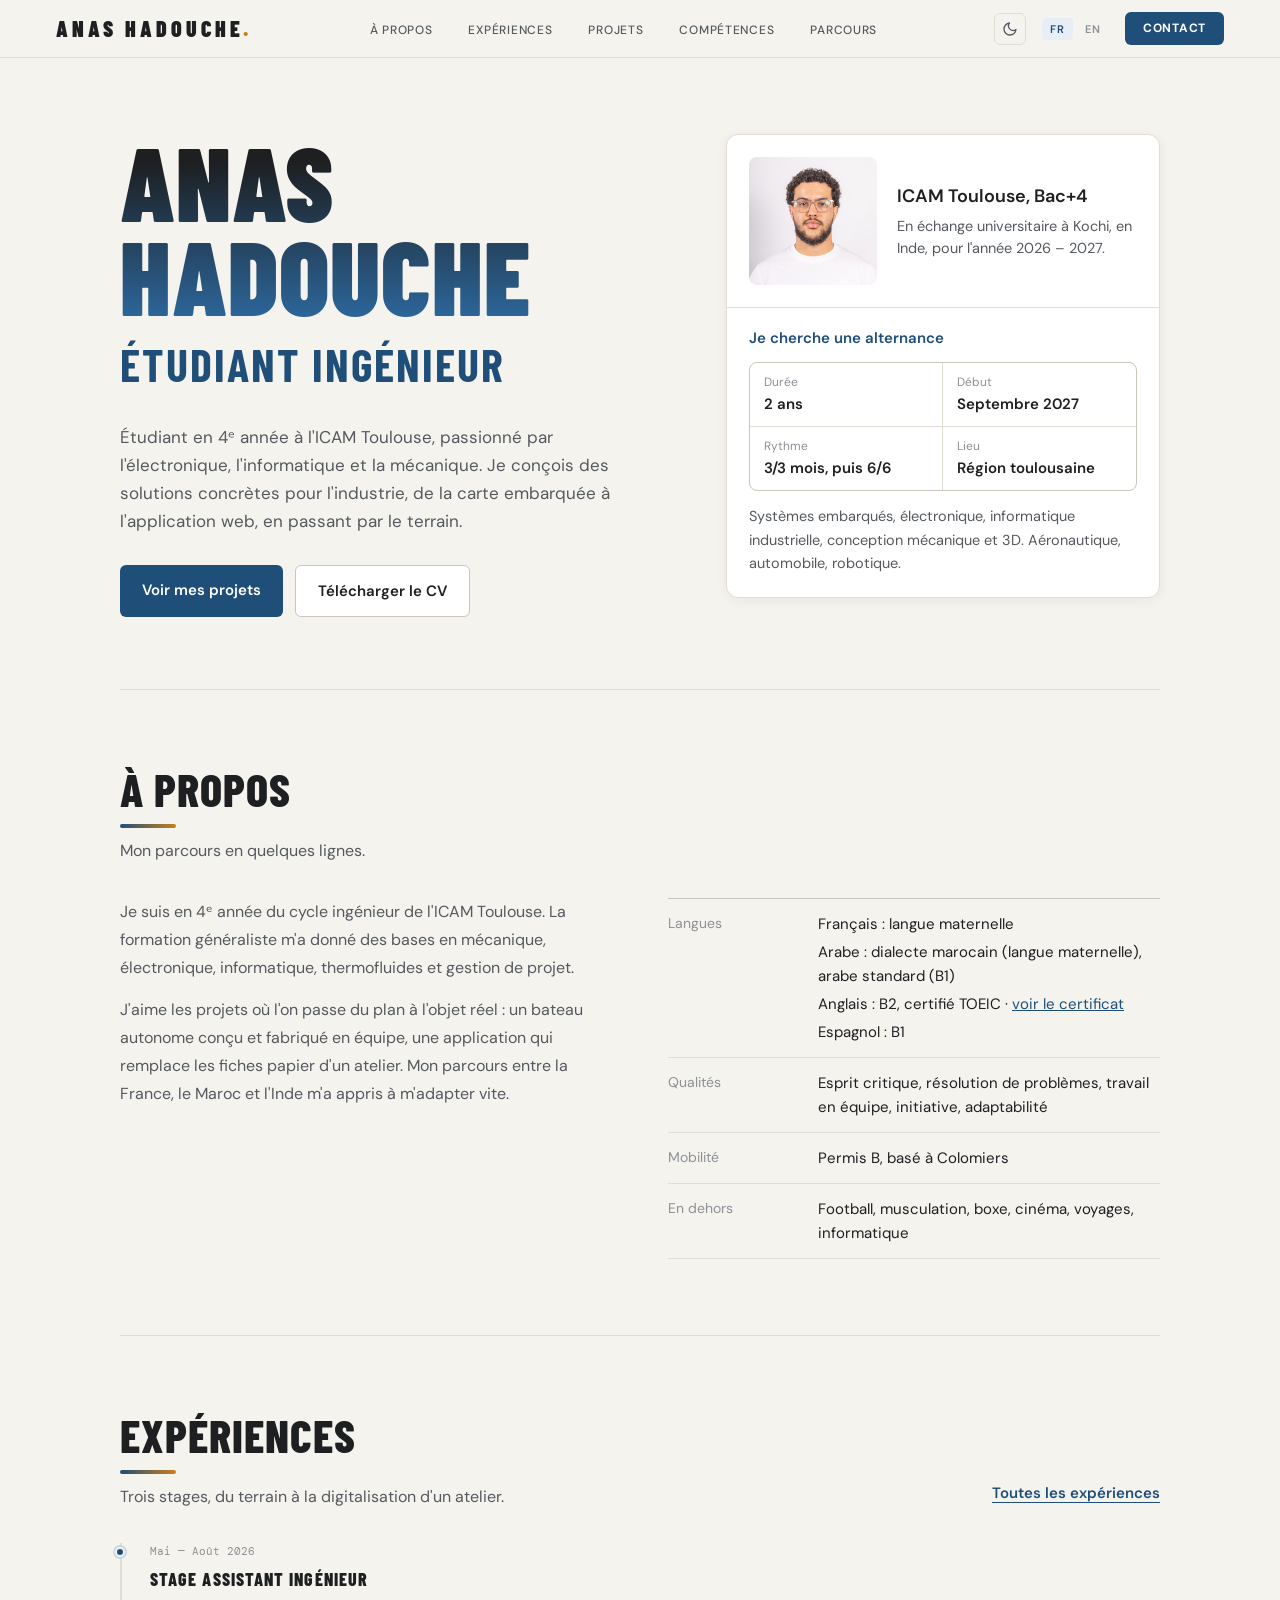
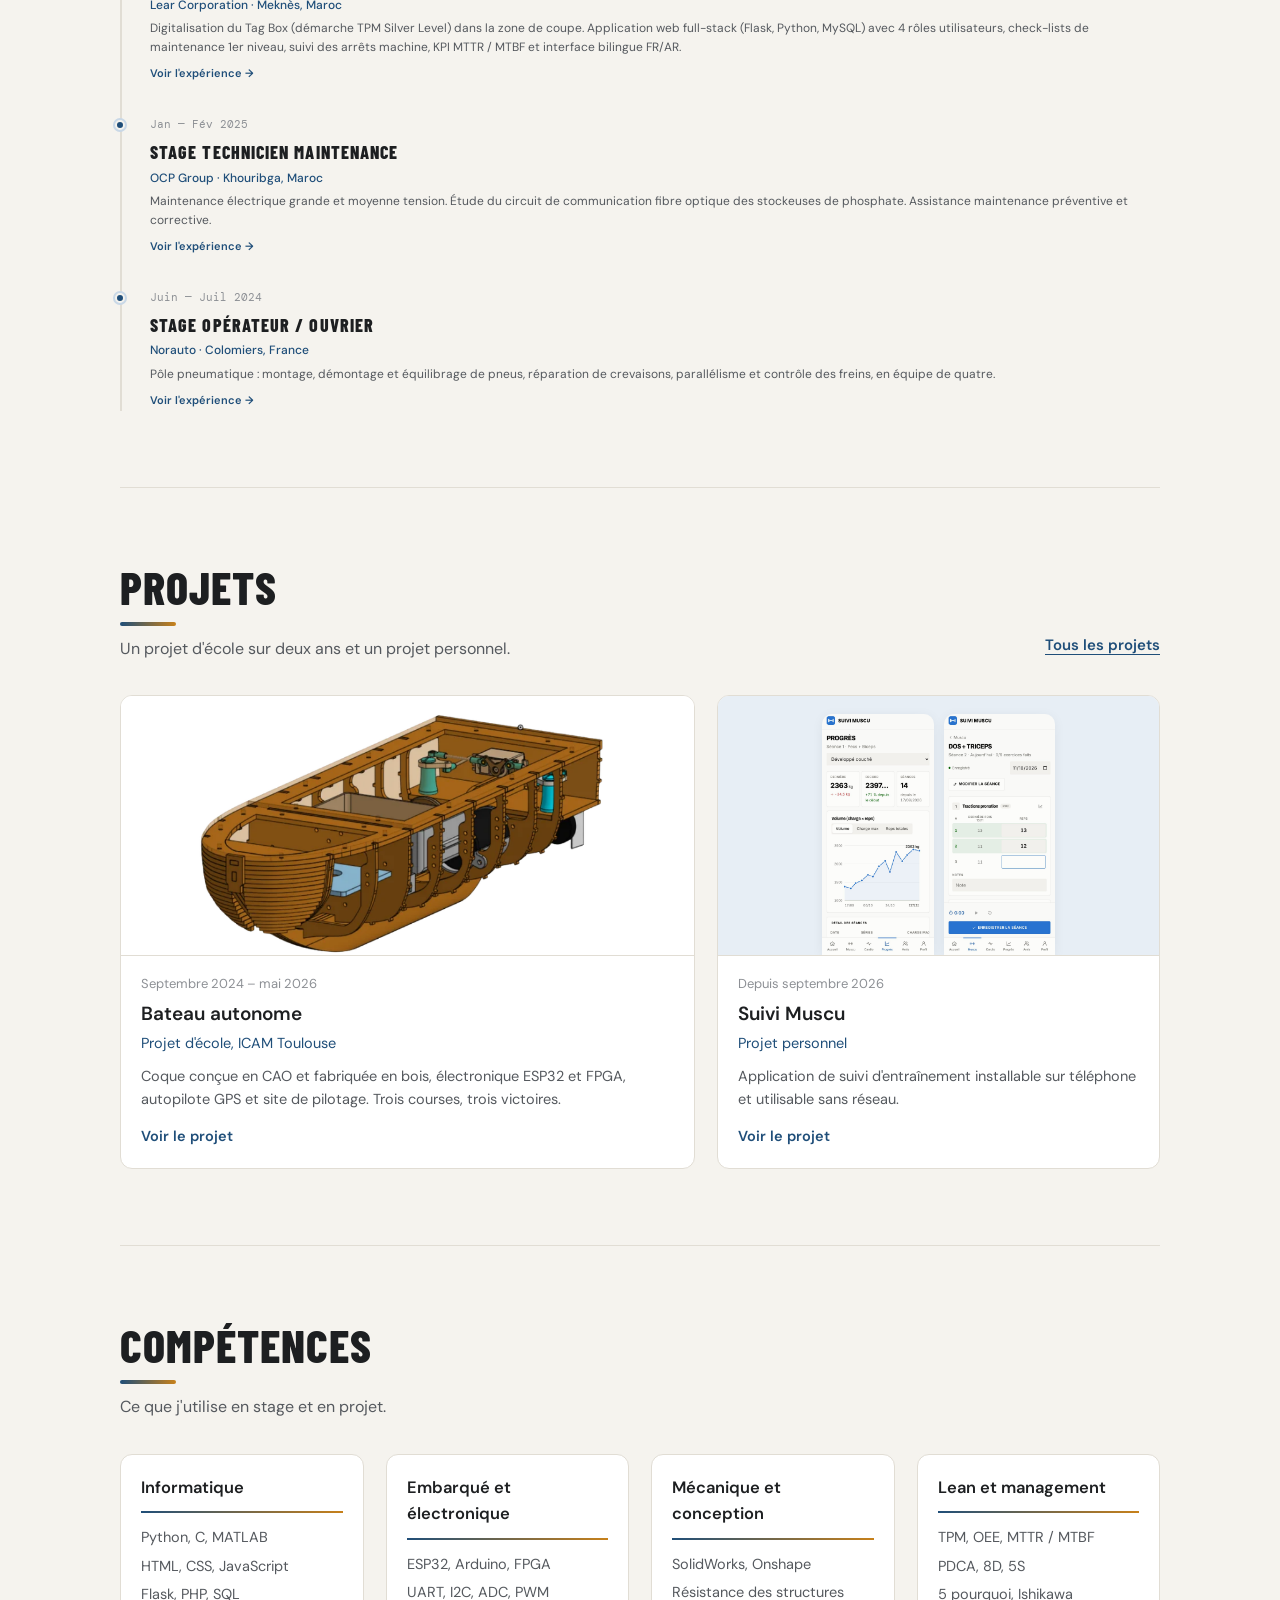
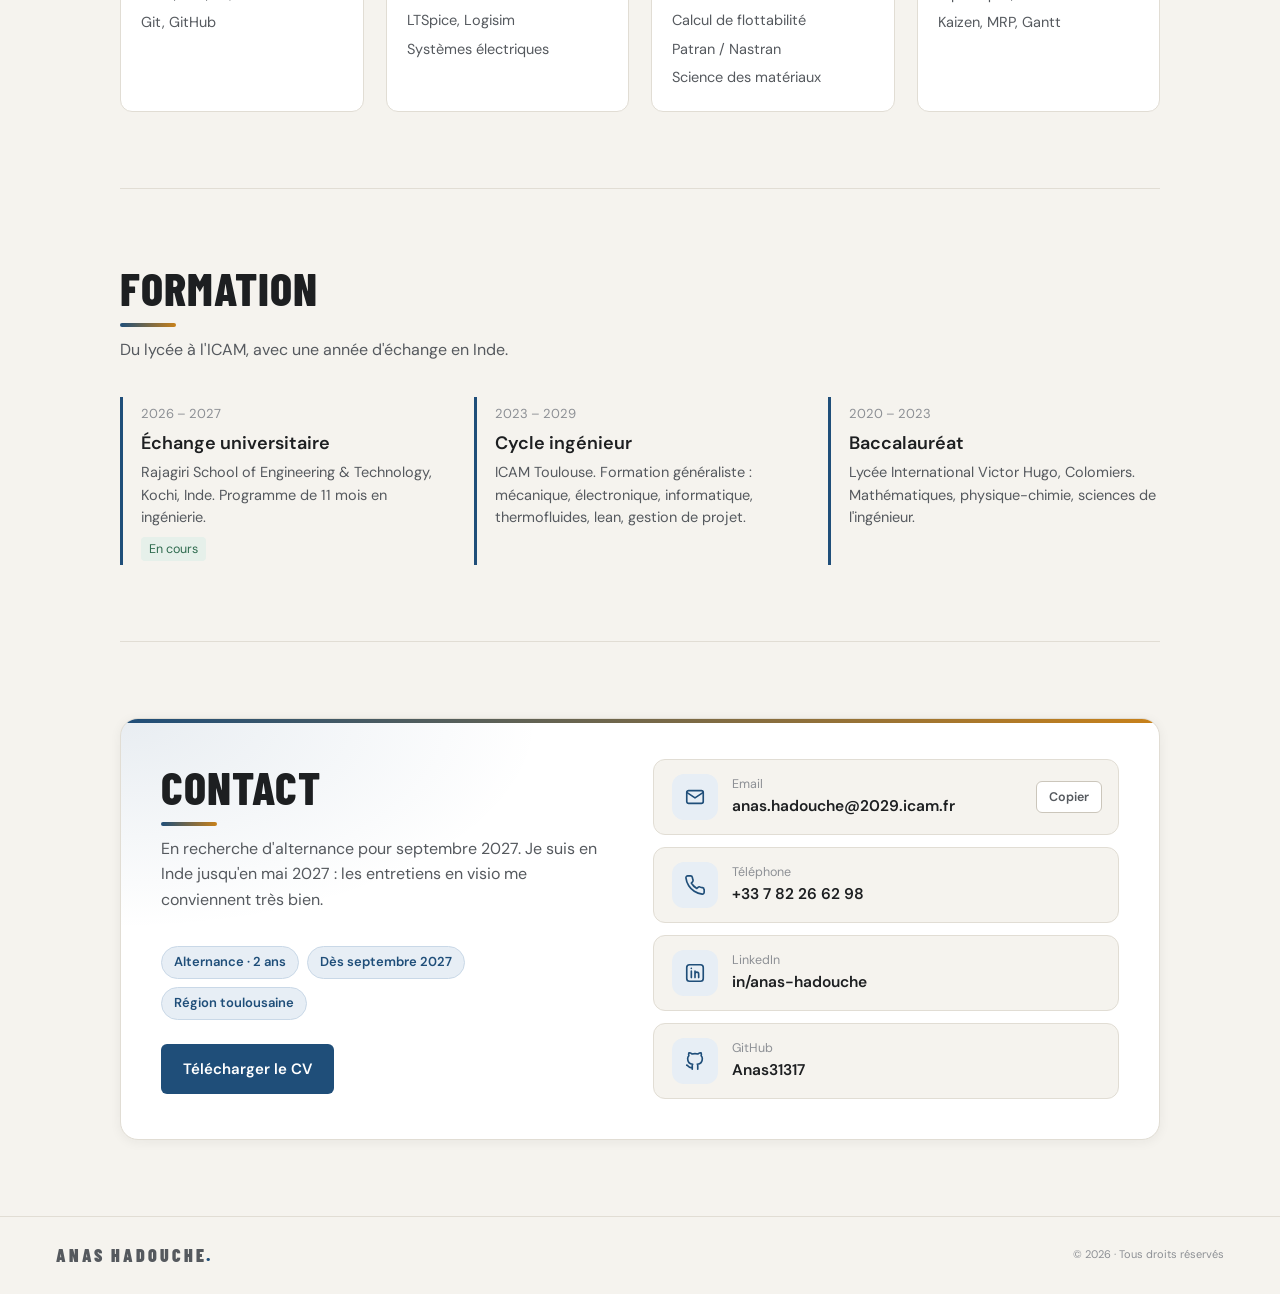
<file: docs/index.html>
<!DOCTYPE html>
<html lang="fr">
<head>
  <meta charset="UTF-8">
  <meta name="viewport" content="width=device-width, initial-scale=1.0">
  <meta name="description" content="Portfolio d'Anas Hadouche — Étudiant ingénieur ICAM Toulouse, spécialisé en systèmes industriels, électronique embarquée et développement web.">
  <title>Anas Hadouche — Portfolio</title>
  <link rel="stylesheet" href="assets/style.css?v=202611180932">
  <script src="assets/theme.js?v=202611180932"></script>
</head>
<body>

<!-- ══════════════════════════════════════════
     NAV
══════════════════════════════════════════ -->
<nav>
  <a href="index.html" class="nav-logo">ANAS HADOUCHE<em>.</em></a>
  <ul class="nav-links">
    <li><a href="#about"    data-fr="À propos"     data-en="About">À propos</a></li>
    <li><a href="experiences.html" data-fr="Expériences" data-en="Experience">Expériences</a></li>
    <li><a href="projects.html" data-fr="Projets"  data-en="Projects">Projets</a></li>
    <li><a href="#skills"   data-fr="Compétences"  data-en="Skills">Compétences</a></li>
    <li><a href="#parcours" data-fr="Parcours"      data-en="Background">Parcours</a></li>
  </ul>
  <div class="nav-right">
    <button class="nav-theme" type="button" onclick="toggleTheme()" aria-label="Mode clair ou sombre" title="Mode clair / sombre">
      <svg class="i-moon" width="16" height="16" viewBox="0 0 24 24" fill="none" stroke="currentColor" stroke-width="2" stroke-linecap="round" stroke-linejoin="round" aria-hidden="true"><path d="M21 12.8A9 9 0 1 1 11.2 3a7 7 0 0 0 9.8 9.8z"/></svg>
      <svg class="i-sun" width="16" height="16" viewBox="0 0 24 24" fill="none" stroke="currentColor" stroke-width="2" stroke-linecap="round" stroke-linejoin="round" aria-hidden="true"><circle cx="12" cy="12" r="4"/><path d="M12 2v2M12 20v2M4.9 4.9l1.4 1.4M17.7 17.7l1.4 1.4M2 12h2M20 12h2M4.9 19.1l1.4-1.4M17.7 6.3l1.4-1.4"/></svg>
    </button>
    <div class="nav-lang">
      <button class="active" onclick="setLang('fr')">FR</button>
      <button onclick="setLang('en')">EN</button>
    </div>
    <a href="#contact" class="nav-cta" data-fr="Contact" data-en="Contact">Contact</a>
  </div>
</nav>


<!-- ══════════════════════════════════════════
     HERO
══════════════════════════════════════════ -->
<div class="p-wrap">
  <header class="p-hero">
    <div>
      <h1 class="p-name">ANAS<br>HADOUCHE</h1>
      <div class="p-role" data-fr="ÉTUDIANT INGÉNIEUR" data-en="ENGINEERING STUDENT">ÉTUDIANT INGÉNIEUR</div>
      <p class="p-desc" data-fr="Étudiant en 4ᵉ année à l'ICAM Toulouse, passionné par l'électronique, l'informatique et la mécanique. Je conçois des solutions concrètes pour l'industrie, de la carte embarquée à l'application web, en passant par le terrain." data-en="4th-year engineering student at ICAM Toulouse, passionate about electronics, IT and mechanical engineering. I build practical solutions for industry, from embedded boards to web applications and hands-on fieldwork.">Étudiant en 4ᵉ année à l'ICAM Toulouse, passionné par l'électronique, l'informatique et la mécanique. Je conçois des solutions concrètes pour l'industrie, de la carte embarquée à l'application web, en passant par le terrain.</p>
      <div class="p-btns">
        <a class="p-btn main" href="#projets" data-fr="Voir mes projets" data-en="See my projects">Voir mes projets</a>
        <a class="p-btn sec" href="assets/pdf/cv_anas_hadouche.pdf" download data-fr="Télécharger le CV" data-en="Download CV">Télécharger le CV</a>
      </div>
    </div>

    <aside class="p-card">
      <div class="p-card-top">
        <img src="assets/img/picture_anas_hadouche.png" alt="Anas Hadouche">
        <div>
          <h3 data-fr="ICAM Toulouse, Bac+4" data-en="ICAM Toulouse, 4th year">ICAM Toulouse, Bac+4</h3>
          <p data-fr="En échange universitaire à Kochi, en Inde, pour l'année 2026 – 2027." data-en="On a university exchange in Kochi, India, for the 2026 – 2027 academic year.">En échange universitaire à Kochi, en Inde, pour l'année 2026 – 2027.</p>
        </div>
      </div>
      <div class="p-search">
        <h4 data-fr="Je cherche une alternance" data-en="Looking for a work-study position">Je cherche une alternance</h4>
        <div class="p-specs">
          <div><small data-fr="Durée" data-en="Duration">Durée</small><b data-fr="2 ans" data-en="2 years">2 ans</b></div>
          <div><small data-fr="Début" data-en="Start">Début</small><b data-fr="Septembre 2027" data-en="September 2027">Septembre 2027</b></div>
          <div><small data-fr="Rythme" data-en="Rhythm">Rythme</small><b data-fr="3/3 mois, puis 6/6" data-en="3/3 months, then 6/6">3/3 mois, puis 6/6</b></div>
          <div><small data-fr="Lieu" data-en="Location">Lieu</small><b data-fr="Région toulousaine" data-en="Toulouse area">Région toulousaine</b></div>
        </div>
        <p class="p-domains" data-fr="Systèmes embarqués, électronique, informatique industrielle, conception mécanique et 3D. Aéronautique, automobile, robotique." data-en="Embedded systems, electronics, industrial IT, mechanical design and 3D modelling. Aerospace, automotive, robotics.">Systèmes embarqués, électronique, informatique industrielle, conception mécanique et 3D. Aéronautique, automobile, robotique.</p>
      </div>
    </aside>
  </header>

  <!-- À PROPOS -->
  <section class="p-sec" id="about">
    <h2 data-fr="À PROPOS" data-en="ABOUT ME">À PROPOS</h2>
    <p class="lead" data-fr="Mon parcours en quelques lignes." data-en="My background in a few lines.">Mon parcours en quelques lignes.</p>
    <div class="p-about">
      <div>
        <p data-fr="Je suis en 4ᵉ année du cycle ingénieur de l'ICAM Toulouse. La formation généraliste m'a donné des bases en mécanique, électronique, informatique, thermofluides et gestion de projet." data-en="I am in the 4th year of the engineering programme at ICAM Toulouse. This general engineering course has given me foundations in mechanics, electronics, IT, thermo-fluids and project management.">Je suis en 4ᵉ année du cycle ingénieur de l'ICAM Toulouse. La formation généraliste m'a donné des bases en mécanique, électronique, informatique, thermofluides et gestion de projet.</p>
        <p data-fr="J'aime les projets où l'on passe du plan à l'objet réel : un bateau autonome conçu et fabriqué en équipe, une application qui remplace les fiches papier d'un atelier. Mon parcours entre la France, le Maroc et l'Inde m'a appris à m'adapter vite." data-en="I enjoy projects that go from the drawing to the real object: an autonomous boat designed and built as a team, an app that replaces the paper forms of a workshop. Living between France, Morocco and India has taught me to adapt quickly.">J'aime les projets où l'on passe du plan à l'objet réel : un bateau autonome conçu et fabriqué en équipe, une application qui remplace les fiches papier d'un atelier. Mon parcours entre la France, le Maroc et l'Inde m'a appris à m'adapter vite.</p>
      </div>
      <div class="p-facts">
        <div><small data-fr="Langues" data-en="Languages">Langues</small><span class="p-langs"><span data-fr="Français : langue maternelle" data-en="French: native">Français : langue maternelle</span><span data-fr="Arabe : dialecte marocain (langue maternelle), arabe standard (B1)" data-en="Arabic: Moroccan dialect (native), Modern Standard Arabic (B1)">Arabe : dialecte marocain (langue maternelle), arabe standard (B1)</span><span><span class="in" data-fr="Anglais : B2, certifié TOEIC" data-en="English: B2, TOEIC certified">Anglais : B2, certifié TOEIC</span> · <a href="assets/pdf/toeic_anas_hadouche.pdf" target="_blank" rel="noopener" data-fr="voir le certificat" data-en="see the certificate">voir le certificat</a></span><span data-fr="Espagnol : B1" data-en="Spanish: B1">Espagnol : B1</span></span></div>
        <div><small data-fr="Qualités" data-en="Strengths">Qualités</small><span data-fr="Esprit critique, résolution de problèmes, travail en équipe, initiative, adaptabilité" data-en="Critical thinking, problem-solving, teamwork, initiative, adaptability">Esprit critique, résolution de problèmes, travail en équipe, initiative, adaptabilité</span></div>
        <div><small data-fr="Mobilité" data-en="Mobility">Mobilité</small><span data-fr="Permis B, basé à Colomiers" data-en="Driving licence, based in Colomiers">Permis B, basé à Colomiers</span></div>
        <div><small data-fr="En dehors" data-en="Outside work">En dehors</small><span data-fr="Football, musculation, boxe, cinéma, voyages, informatique" data-en="Football, weight training, boxing, cinema, travel, computing">Football, musculation, boxe, cinéma, voyages, informatique</span></div>
      </div>
    </div>
  </section>

  <!-- EXPÉRIENCES -->
  <section class="p-sec" id="experiences">
    <div class="p-sec-head">
      <div><h2 data-fr="EXPÉRIENCES" data-en="EXPERIENCE">EXPÉRIENCES</h2><p class="lead" data-fr="Trois stages, du terrain à la digitalisation d'un atelier." data-en="Three internships, from the shop floor to digitalising a workshop.">Trois stages, du terrain à la digitalisation d'un atelier.</p></div>
      <a class="p-more" href="experiences.html" data-fr="Toutes les expériences" data-en="All experiences">Toutes les expériences</a>
    </div>
    <div class="timeline">

    <div class="tl-item">
      <div class="tl-dot"></div>
      <div class="tl-date" data-fr="Mai — Août 2026" data-en="May — August 2026">Mai — Août 2026</div>
      <div class="tl-title" data-fr="Stage assistant ingénieur" data-en="Assistant Engineer Internship">Stage assistant ingénieur</div>
      <div class="tl-org"><a href="https://www.lear.com/" target="_blank" rel="noopener" class="tl-org-link">Lear Corporation</a> · Meknès, Maroc</div>
      <div class="tl-desc" data-fr="Digitalisation du Tag Box (démarche TPM Silver Level) dans la zone de coupe. Application web full-stack (Flask, Python, MySQL) avec 4 rôles utilisateurs, check-lists de maintenance 1er niveau, suivi des arrêts machine, KPI MTTR / MTBF et interface bilingue FR/AR." data-en="Tag Box digitalisation (TPM Silver Level) in the cutting zone. Full-stack web app (Flask, Python, MySQL) with 4 user roles, first-level maintenance checklists, machine downtime tracking, MTTR / MTBF KPIs and a bilingual FR/AR interface.">Digitalisation du Tag Box (démarche TPM Silver Level) dans la zone de coupe. Application web full-stack (Flask, Python, MySQL) avec 4 rôles utilisateurs, check-lists de maintenance 1er niveau, suivi des arrêts machine, KPI MTTR / MTBF et interface bilingue FR/AR.</div>
      <a href="projects/tag-box.html" class="tl-link" data-fr="Voir l'expérience →" data-en="See experience →">Voir l'expérience →</a>
    </div>

    <div class="tl-item">
      <div class="tl-dot"></div>
      <div class="tl-date" data-fr="Jan — Fév 2025" data-en="Jan — Feb 2025">Jan — Fév 2025</div>
      <div class="tl-title" data-fr="Stage technicien maintenance" data-en="Maintenance Technician Internship">Stage technicien maintenance</div>
      <div class="tl-org"><a href="https://www.ocpgroup.ma/" target="_blank" rel="noopener" class="tl-org-link">OCP Group</a> · Khouribga, Maroc</div>
      <div class="tl-desc" data-fr="Maintenance électrique grande et moyenne tension. Étude du circuit de communication fibre optique des stockeuses de phosphate. Assistance maintenance préventive et corrective." data-en="High and medium voltage electrical maintenance. Study of the fibre-optic communication circuit for phosphate storage facilities. Preventive and corrective maintenance support.">Maintenance électrique grande et moyenne tension. Étude du circuit de communication fibre optique des stockeuses de phosphate. Assistance maintenance préventive et corrective.</div>
      <a href="projects/ocp.html" class="tl-link" data-fr="Voir l'expérience →" data-en="See experience →">Voir l'expérience →</a>
    </div>

    <div class="tl-item">
      <div class="tl-dot"></div>
      <div class="tl-date" data-fr="Juin — Juil 2024" data-en="Jun — Jul 2024">Juin — Juil 2024</div>
      <div class="tl-title" data-fr="Stage opérateur / ouvrier" data-en="Operator / Worker Internship">Stage opérateur / ouvrier</div>
      <div class="tl-org"><a href="https://www.norauto.fr/" target="_blank" rel="noopener" class="tl-org-link">Norauto</a> · Colomiers, France</div>
      <div class="tl-desc" data-fr="Pôle pneumatique : montage, démontage et équilibrage de pneus, réparation de crevaisons, parallélisme et contrôle des freins, en équipe de quatre." data-en="Tyre department: fitting, removing and balancing tyres, puncture repairs, wheel alignment and brake checks, in a team of four.">Pôle pneumatique : montage, démontage et équilibrage de pneus, réparation de crevaisons, parallélisme et contrôle des freins, en équipe de quatre.</div>
      <a href="projects/norauto.html" class="tl-link" data-fr="Voir l'expérience →" data-en="See experience →">Voir l'expérience →</a>
    </div>

  </div>
  </section>

  <!-- PROJETS -->
  <section class="p-sec" id="projets">
    <div class="p-sec-head">
      <div><h2 data-fr="PROJETS" data-en="PROJECTS">PROJETS</h2><p class="lead" data-fr="Un projet d'école sur deux ans et un projet personnel." data-en="A two-year school project and a personal project.">Un projet d'école sur deux ans et un projet personnel.</p></div>
      <a class="p-more" href="projects.html" data-fr="Tous les projets" data-en="All projects">Tous les projets</a>
    </div>
    <div class="p-grid two">
      <a class="p-item" href="projects/bateau.html">
        <div class="img img-cao"><img src="assets/img/bateau/boat_cao_skeleton_full.png" alt="Modèle CAO du bateau autonome"></div>
        <div class="body">
          <span class="date" data-fr="Septembre 2024 – mai 2026" data-en="September 2024 – May 2026">Septembre 2024 – mai 2026</span>
          <h3>Bateau autonome</h3>
          <span class="org" data-fr="Projet d'école, ICAM Toulouse" data-en="School project, ICAM Toulouse">Projet d'école, ICAM Toulouse</span>
          <p data-fr="Coque conçue en CAO et fabriquée en bois, électronique ESP32 et FPGA, autopilote GPS et site de pilotage. Trois courses, trois victoires." data-en="Hull designed in CAD and built in wood, ESP32 and FPGA electronics, GPS autopilot and control website. Three races, three wins.">Coque conçue en CAO et fabriquée en bois, électronique ESP32 et FPGA, autopilote GPS et site de pilotage. Trois courses, trois victoires.</p>
          <span class="go" data-fr="Voir le projet" data-en="See the project">Voir le projet</span>
        </div>
      </a>
      <a class="p-item" href="projects/suivi-muscu.html">
        <div class="img img-phones"><img src="assets/img/muscu/muscu_progression.jpg" alt="Écran de progression de Suivi Muscu"><img src="assets/img/muscu/muscu_seance.jpg" alt="Écran de séance de Suivi Muscu"></div>
        <div class="body">
          <span class="date" data-fr="Depuis septembre 2026" data-en="Since September 2026">Depuis septembre 2026</span>
          <h3>Suivi Muscu</h3>
          <span class="org" data-fr="Projet personnel" data-en="Personal project">Projet personnel</span>
          <p data-fr="Application de suivi d'entraînement installable sur téléphone et utilisable sans réseau." data-en="Workout tracking app that installs on a phone and works offline.">Application de suivi d'entraînement installable sur téléphone et utilisable sans réseau.</p>
          <span class="go" data-fr="Voir le projet" data-en="See the project">Voir le projet</span>
        </div>
      </a>
    </div>
  </section>

  <!-- COMPÉTENCES -->
  <section class="p-sec" id="skills">
    <h2 data-fr="COMPÉTENCES" data-en="SKILLS">COMPÉTENCES</h2>
    <p class="lead" data-fr="Ce que j'utilise en stage et en projet." data-en="What I use in internships and projects.">Ce que j'utilise en stage et en projet.</p>
    <div class="p-skills">
      <div class="p-skill"><h3 data-fr="Informatique" data-en="Computing">Informatique</h3><ul><li>Python, C, MATLAB</li><li>HTML, CSS, JavaScript</li><li>Flask, PHP, SQL</li><li>Git, GitHub</li></ul></div>
      <div class="p-skill"><h3 data-fr="Embarqué et électronique" data-en="Embedded and electronics">Embarqué et électronique</h3><ul><li>ESP32, Arduino, FPGA</li><li>UART, I2C, ADC, PWM</li><li>LTSpice, Logisim</li><li data-fr="Systèmes électriques" data-en="Electrical systems">Systèmes électriques</li></ul></div>
      <div class="p-skill"><h3 data-fr="Mécanique et conception" data-en="Mechanics and design">Mécanique et conception</h3><ul><li>SolidWorks, Onshape</li><li data-fr="Résistance des structures" data-en="Structural analysis">Résistance des structures</li><li data-fr="Calcul de flottabilité" data-en="Buoyancy calculation">Calcul de flottabilité</li><li>Patran / Nastran</li><li data-fr="Science des matériaux" data-en="Materials science">Science des matériaux</li></ul></div>
      <div class="p-skill"><h3 data-fr="Lean et management" data-en="Lean and management">Lean et management</h3><ul><li>TPM, OEE, MTTR / MTBF</li><li>PDCA, 8D, 5S</li><li data-fr="5 pourquoi, Ishikawa" data-en="5 Whys, Ishikawa">5 pourquoi, Ishikawa</li><li>Kaizen, MRP, Gantt</li></ul></div>
    </div>
  </section>

  <!-- FORMATION -->
  <section class="p-sec" id="parcours">
    <h2 data-fr="FORMATION" data-en="EDUCATION">FORMATION</h2>
    <p class="lead" data-fr="Du lycée à l'ICAM, avec une année d'échange en Inde." data-en="From high school to ICAM, with an exchange year in India.">Du lycée à l'ICAM, avec une année d'échange en Inde.</p>
    <div class="p-edu">
      <div><span class="date">2026 – 2027</span><h3 data-fr="Échange universitaire" data-en="University exchange">Échange universitaire</h3><p data-fr="Rajagiri School of Engineering &amp; Technology, Kochi, Inde. Programme de 11 mois en ingénierie." data-en="Rajagiri School of Engineering &amp; Technology, Kochi, India. 11-month engineering programme.">Rajagiri School of Engineering &amp; Technology, Kochi, Inde. Programme de 11 mois en ingénierie.</p><span class="now" data-fr="En cours" data-en="Ongoing">En cours</span></div>
      <div><span class="date">2023 – 2029</span><h3 data-fr="Cycle ingénieur" data-en="Engineering degree">Cycle ingénieur</h3><p data-fr="ICAM Toulouse. Formation généraliste : mécanique, électronique, informatique, thermofluides, lean, gestion de projet." data-en="ICAM Toulouse. General engineering: mechanics, electronics, IT, thermo-fluids, lean, project management.">ICAM Toulouse. Formation généraliste : mécanique, électronique, informatique, thermofluides, lean, gestion de projet.</p></div>
      <div><span class="date">2020 – 2023</span><h3 data-fr="Baccalauréat" data-en="Baccalaureate">Baccalauréat</h3><p data-fr="Lycée International Victor Hugo, Colomiers. Mathématiques, physique-chimie, sciences de l'ingénieur." data-en="Lycée International Victor Hugo, Colomiers. Maths, physics-chemistry, engineering science.">Lycée International Victor Hugo, Colomiers. Mathématiques, physique-chimie, sciences de l'ingénieur.</p></div>
    </div>
  </section>

  <!-- CONTACT -->
  <section class="p-sec" id="contact">
    <div class="p-contact2">
      <div class="pc-intro">
        <h2 data-fr="CONTACT" data-en="CONTACT">CONTACT</h2>
        <p class="lead" data-fr="En recherche d'alternance pour septembre 2027. Je suis en Inde jusqu'en mai 2027 : les entretiens en visio me conviennent très bien." data-en="Looking for a work-study position from September 2027. I am in India until May 2027, so video interviews suit me perfectly.">En recherche d'alternance pour septembre 2027. Je suis en Inde jusqu'en mai 2027 : les entretiens en visio me conviennent très bien.</p>
        <ul class="pc-tags">
          <li data-fr="Alternance · 2 ans" data-en="Work-study · 2 years">Alternance · 2 ans</li>
          <li data-fr="Dès septembre 2027" data-en="From September 2027">Dès septembre 2027</li>
          <li data-fr="Région toulousaine" data-en="Toulouse area">Région toulousaine</li>
        </ul>
        <div class="p-btns">
          <a class="p-btn main" href="assets/pdf/cv_anas_hadouche.pdf" download data-fr="Télécharger le CV" data-en="Download CV">Télécharger le CV</a>
        </div>
      </div>
      <div class="pc-grid">
        <div class="pc-tile">
          <a class="pc-link" href="mailto:anas.hadouche@2029.icam.fr"><span class="pc-ico"><svg width="22" height="22" viewBox="0 0 24 24" fill="none" stroke="currentColor" stroke-width="1.8" stroke-linecap="round" stroke-linejoin="round" aria-hidden="true"><rect x="3" y="5" width="18" height="14" rx="2"/><path d="m3 7 9 6 9-6"/></svg></span><span><small>Email</small><b>anas.hadouche@2029.icam.fr</b></span></a>
          <button class="pc-copy" type="button" onclick="copyMail(this)" data-fr="Copier" data-en="Copy">Copier</button>
        </div>
        <div class="pc-tile"><a class="pc-link" href="tel:+33782266298"><span class="pc-ico"><svg width="22" height="22" viewBox="0 0 24 24" fill="none" stroke="currentColor" stroke-width="1.8" stroke-linecap="round" stroke-linejoin="round" aria-hidden="true"><path d="M22 16.9v3a2 2 0 0 1-2.2 2 19.8 19.8 0 0 1-8.6-3.1 19.5 19.5 0 0 1-6-6A19.8 19.8 0 0 1 2.1 4.2 2 2 0 0 1 4.1 2h3a2 2 0 0 1 2 1.7c.1.9.4 1.8.7 2.7a2 2 0 0 1-.5 2.1L8 9.8a16 16 0 0 0 6 6l1.3-1.3a2 2 0 0 1 2.1-.4c.9.3 1.8.6 2.7.7a2 2 0 0 1 1.7 2z"/></svg></span><span><small data-fr="Téléphone" data-en="Phone">Téléphone</small><b>+33 7 82 26 62 98</b></span></a></div>
        <div class="pc-tile"><a class="pc-link" href="https://www.linkedin.com/in/anas-hadouche/" target="_blank" rel="noopener"><span class="pc-ico"><svg width="22" height="22" viewBox="0 0 24 24" fill="none" stroke="currentColor" stroke-width="1.8" stroke-linecap="round" stroke-linejoin="round" aria-hidden="true"><rect x="3" y="3" width="18" height="18" rx="3"/><path d="M8 10v7M8 7v.01M12 17v-4a2 2 0 0 1 4 0v4M12 10v7"/></svg></span><span><small>LinkedIn</small><b>in/anas-hadouche</b></span></a></div>
        <div class="pc-tile"><a class="pc-link" href="https://github.com/Anas31317" target="_blank" rel="noopener"><span class="pc-ico"><svg width="22" height="22" viewBox="0 0 24 24" fill="none" stroke="currentColor" stroke-width="1.8" stroke-linecap="round" stroke-linejoin="round" aria-hidden="true"><path d="M9 19c-4 1.3-4-2-6-2.5M15 21v-3.5c0-1 .1-1.4-.5-2 2.8-.3 5.5-1.4 5.5-6a4.6 4.6 0 0 0-1.3-3.2 4.2 4.2 0 0 0-.1-3.2s-1.1-.3-3.5 1.3a12 12 0 0 0-6.2 0C6.5 2.8 5.4 3.1 5.4 3.1a4.2 4.2 0 0 0-.1 3.2A4.6 4.6 0 0 0 4 9.5c0 4.6 2.7 5.7 5.5 6-.6.6-.6 1.2-.5 2V21"/></svg></span><span><small>GitHub</small><b>Anas31317</b></span></a></div>
      </div>
    </div>
  </section>
</div>


<!-- ══════════════════════════════════════════
     FOOTER
══════════════════════════════════════════ -->
<footer>
  <div class="footer-logo">ANAS HADOUCHE<span>.</span></div>
  <div class="footer-copy" data-fr="© 2026 · Tous droits réservés" data-en="© 2026 · All rights reserved">© 2026 · Tous droits réservés</div>
</footer>


<!-- ══════════════════════════════════════════
     JS — LANGUE BILINGUE FR/EN
══════════════════════════════════════════ -->
<script>
  let currentLang = 'fr';

  function setLang(lang) {
    currentLang = lang;
    document.querySelectorAll('[data-' + lang + ']').forEach(el => {
      el.textContent = el.getAttribute('data-' + lang);
    });
    document.querySelectorAll('.nav-lang button').forEach(btn => {
      btn.classList.toggle('active', btn.textContent.toLowerCase() === lang);
    });
    document.documentElement.lang = lang;
  }
  setLang('fr');
  // À l'ouverture sans ancre (#...), toujours afficher le haut de la page
  if ('scrollRestoration' in history) history.scrollRestoration = 'manual';
  if (!location.hash) window.scrollTo(0, 0);
</script>

</body>
</html>
</file>
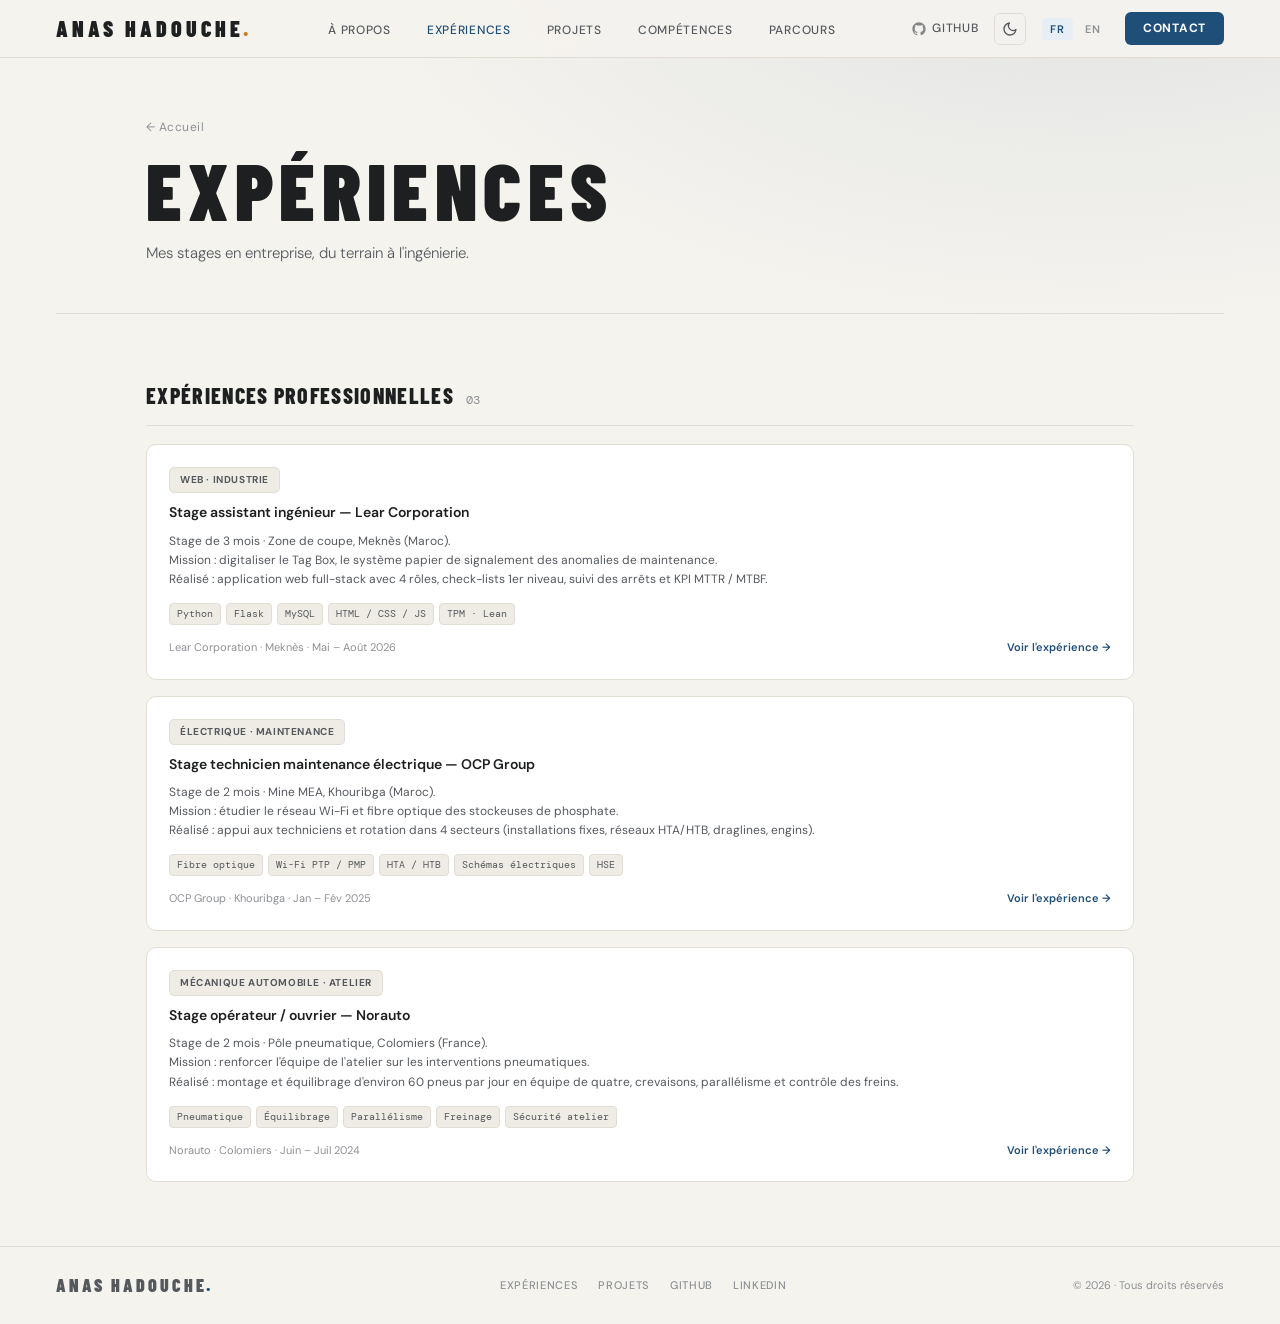
<file: docs/experiences.html>
<!DOCTYPE html>
<html lang="fr">
<head>
  <meta charset="UTF-8">
  <meta name="viewport" content="width=device-width, initial-scale=1.0">
  <meta name="description" content="Expériences professionnelles d'Anas Hadouche — stages chez Lear Corporation, OCP Group et Norauto.">
  <title>Expériences — Anas Hadouche</title>
  <link rel="stylesheet" href="assets/style.css?v=202611180932">
  <script src="assets/theme.js?v=202611180932"></script>
</head>
<body>

<nav>
  <a href="index.html" class="nav-logo">ANAS HADOUCHE<em>.</em></a>
  <ul class="nav-links">
    <li><a href="index.html#about"  data-fr="À propos"    data-en="About">À propos</a></li>
    <li><a href="experiences.html" data-fr="Expériences" data-en="Experience" style="color:var(--accent)">Expériences</a></li>
    <li><a href="projects.html"     data-fr="Projets"     data-en="Projects">Projets</a></li>
    <li><a href="index.html#skills" data-fr="Compétences" data-en="Skills">Compétences</a></li>
    <li><a href="index.html#parcours" data-fr="Parcours"  data-en="Background">Parcours</a></li>
  </ul>
  <div class="nav-right">
    <a href="https://github.com/Anas31317" target="_blank" rel="noopener" class="nav-gh">
      <svg width="16" height="16" viewBox="0 0 24 24" fill="currentColor" aria-hidden="true"><path d="M12 2C6.477 2 2 6.477 2 12c0 4.418 2.865 8.166 6.839 9.489.5.092.682-.217.682-.482 0-.237-.009-.868-.013-1.703-2.782.604-3.369-1.342-3.369-1.342-.454-1.154-1.11-1.462-1.11-1.462-.908-.62.069-.608.069-.608 1.003.07 1.531 1.03 1.531 1.03.892 1.529 2.341 1.087 2.91.832.092-.647.35-1.088.636-1.338-2.22-.253-4.555-1.11-4.555-4.943 0-1.091.39-1.984 1.029-2.683-.103-.253-.446-1.27.098-2.647 0 0 .84-.269 2.75 1.025A9.578 9.578 0 0 1 12 6.836a9.59 9.59 0 0 1 2.504.337c1.909-1.294 2.747-1.025 2.747-1.025.546 1.377.202 2.394.1 2.647.64.699 1.028 1.592 1.028 2.683 0 3.842-2.339 4.687-4.566 4.935.359.309.678.919.678 1.852 0 1.336-.012 2.415-.012 2.743 0 .267.18.578.688.48C19.138 20.163 22 16.418 22 12c0-5.523-4.477-10-10-10z"/></svg>
      GitHub
    </a>
    <button class="nav-theme" type="button" onclick="toggleTheme()" aria-label="Mode clair ou sombre" title="Mode clair / sombre">
      <svg class="i-moon" width="16" height="16" viewBox="0 0 24 24" fill="none" stroke="currentColor" stroke-width="2" stroke-linecap="round" stroke-linejoin="round" aria-hidden="true"><path d="M21 12.8A9 9 0 1 1 11.2 3a7 7 0 0 0 9.8 9.8z"/></svg>
      <svg class="i-sun" width="16" height="16" viewBox="0 0 24 24" fill="none" stroke="currentColor" stroke-width="2" stroke-linecap="round" stroke-linejoin="round" aria-hidden="true"><circle cx="12" cy="12" r="4"/><path d="M12 2v2M12 20v2M4.9 4.9l1.4 1.4M17.7 17.7l1.4 1.4M2 12h2M20 12h2M4.9 19.1l1.4-1.4M17.7 6.3l1.4-1.4"/></svg>
    </button>
    <div class="nav-lang">
      <button class="active" onclick="setLang('fr')">FR</button>
      <button onclick="setLang('en')">EN</button>
    </div>
    <a href="index.html#contact" class="nav-cta" data-fr="Contact" data-en="Contact">Contact</a>
  </div>
</nav>


<div class="page-header">
  <div class="page-header-inner">
    <a href="index.html" class="breadcrumb" data-fr="← Accueil" data-en="← Home">← Accueil</a>
    <div class="page-title" data-fr="Expériences" data-en="Experience">Expériences</div>
    <p class="page-subtitle" data-fr="Mes stages en entreprise, du terrain à l'ingénierie." data-en="My company internships, from the shop floor to engineering.">Mes stages en entreprise, du terrain à l'ingénierie.</p>
  </div>
</div>

<hr class="full-divider">

<section class="section-wrap">
  <div class="proj-cat">
    <div class="proj-cat-head">
      <div class="proj-cat-title" data-fr="Expériences professionnelles" data-en="Professional experience">Expériences professionnelles</div>
      <div class="proj-cat-count">03</div>
    </div>
    <div class="projects-grid" style="grid-template-columns:1fr; gap:16px">
    <!-- CARTES:experiences (généré par tools/cartes.py, ne pas modifier à la main) -->
    <a href="projects/tag-box.html" class="proj-card proj-card-link">
      <div class="proj-top">
        <span class="tag" data-fr="Web · Industrie" data-en="Web · Industry">Web · Industrie</span>
      </div>
      <div class="proj-title" data-fr="Stage assistant ingénieur — Lear Corporation" data-en="Assistant Engineer Internship — Lear Corporation">Stage assistant ingénieur — Lear Corporation</div>
      <div class="proj-desc" style="white-space:pre-line" data-fr="Stage de 3 mois · Zone de coupe, Meknès (Maroc).
Mission : digitaliser le Tag Box, le système papier de signalement des anomalies de maintenance.
Réalisé : application web full-stack avec 4 rôles, check-lists 1er niveau, suivi des arrêts et KPI MTTR / MTBF." data-en="3-month internship · Cutting area, Meknès (Morocco).
Mission: digitalise the Tag Box, the paper system used to report maintenance anomalies.
Delivered: full-stack web app with 4 roles, first-level checklists, downtime tracking and MTTR / MTBF KPIs.">Stage de 3 mois · Zone de coupe, Meknès (Maroc).
Mission : digitaliser le Tag Box, le système papier de signalement des anomalies de maintenance.
Réalisé : application web full-stack avec 4 rôles, check-lists 1er niveau, suivi des arrêts et KPI MTTR / MTBF.</div>
      <div class="proj-stack">
        <span class="stack-chip">Python</span>
        <span class="stack-chip">Flask</span>
        <span class="stack-chip">MySQL</span>
        <span class="stack-chip">HTML / CSS / JS</span>
        <span class="stack-chip">TPM · Lean</span>
      </div>
      <div class="proj-footer">
        <span class="proj-meta-line" data-fr="Lear Corporation · Meknès · Mai – Août 2026" data-en="Lear Corporation · Meknès · May – Aug 2026">Lear Corporation · Meknès · Mai – Août 2026</span>
        <span class="proj-cta" data-fr="Voir l&#x27;expérience →" data-en="See experience →">Voir l'expérience →</span>
      </div>
    </a>

    <a href="projects/ocp.html" class="proj-card proj-card-link">
      <div class="proj-top">
        <span class="tag" data-fr="Électrique · Maintenance" data-en="Electrical · Maintenance">Électrique · Maintenance</span>
      </div>
      <div class="proj-title" data-fr="Stage technicien maintenance électrique — OCP Group" data-en="Electrical Maintenance Technician Internship — OCP Group">Stage technicien maintenance électrique — OCP Group</div>
      <div class="proj-desc" style="white-space:pre-line" data-fr="Stage de 2 mois · Mine MEA, Khouribga (Maroc).
Mission : étudier le réseau Wi-Fi et fibre optique des stockeuses de phosphate.
Réalisé : appui aux techniciens et rotation dans 4 secteurs (installations fixes, réseaux HTA/HTB, draglines, engins)." data-en="2-month internship · MEA mine, Khouribga (Morocco).
Mission: study the Wi-Fi and fibre-optic network of the phosphate stackers.
Delivered: support to technicians and rotation across 4 departments (fixed installations, HV/EHV networks, draglines, mobile equipment).">Stage de 2 mois · Mine MEA, Khouribga (Maroc).
Mission : étudier le réseau Wi-Fi et fibre optique des stockeuses de phosphate.
Réalisé : appui aux techniciens et rotation dans 4 secteurs (installations fixes, réseaux HTA/HTB, draglines, engins).</div>
      <div class="proj-stack">
        <span class="stack-chip" data-fr="Fibre optique" data-en="Fibre optics">Fibre optique</span>
        <span class="stack-chip">Wi-Fi PTP / PMP</span>
        <span class="stack-chip">HTA / HTB</span>
        <span class="stack-chip" data-fr="Schémas électriques" data-en="Electrical diagrams">Schémas électriques</span>
        <span class="stack-chip">HSE</span>
      </div>
      <div class="proj-footer">
        <span class="proj-meta-line" data-fr="OCP Group · Khouribga · Jan – Fév 2025" data-en="OCP Group · Khouribga · Jan – Feb 2025">OCP Group · Khouribga · Jan – Fév 2025</span>
        <span class="proj-cta" data-fr="Voir l&#x27;expérience →" data-en="See experience →">Voir l'expérience →</span>
      </div>
    </a>

    <a href="projects/norauto.html" class="proj-card proj-card-link">
      <div class="proj-top">
        <span class="tag" data-fr="Mécanique automobile · Atelier" data-en="Automotive · Workshop">Mécanique automobile · Atelier</span>
      </div>
      <div class="proj-title" data-fr="Stage opérateur / ouvrier — Norauto" data-en="Operator / Worker Internship — Norauto">Stage opérateur / ouvrier — Norauto</div>
      <div class="proj-desc" style="white-space:pre-line" data-fr="Stage de 2 mois · Pôle pneumatique, Colomiers (France).
Mission : renforcer l&#x27;équipe de l&#x27;atelier sur les interventions pneumatiques.
Réalisé : montage et équilibrage d&#x27;environ 60 pneus par jour en équipe de quatre, crevaisons, parallélisme et contrôle des freins." data-en="2-month internship · Tyre department, Colomiers (France).
Mission: support the workshop team on tyre jobs.
Delivered: fitting and balancing about 60 tyres a day in a team of four, punctures, wheel alignment and brake checks.">Stage de 2 mois · Pôle pneumatique, Colomiers (France).
Mission : renforcer l'équipe de l'atelier sur les interventions pneumatiques.
Réalisé : montage et équilibrage d'environ 60 pneus par jour en équipe de quatre, crevaisons, parallélisme et contrôle des freins.</div>
      <div class="proj-stack">
        <span class="stack-chip" data-fr="Pneumatique" data-en="Tyres">Pneumatique</span>
        <span class="stack-chip" data-fr="Équilibrage" data-en="Balancing">Équilibrage</span>
        <span class="stack-chip" data-fr="Parallélisme" data-en="Wheel alignment">Parallélisme</span>
        <span class="stack-chip" data-fr="Freinage" data-en="Brakes">Freinage</span>
        <span class="stack-chip" data-fr="Sécurité atelier" data-en="Workshop safety">Sécurité atelier</span>
      </div>
      <div class="proj-footer">
        <span class="proj-meta-line" data-fr="Norauto · Colomiers · Juin – Juil 2024" data-en="Norauto · Colomiers · Jun – Jul 2024">Norauto · Colomiers · Juin – Juil 2024</span>
        <span class="proj-cta" data-fr="Voir l&#x27;expérience →" data-en="See experience →">Voir l'expérience →</span>
      </div>
    </a>
    <!-- /CARTES:experiences -->
    </div>
  </div>
</section>


<footer>
  <div class="footer-logo">ANAS HADOUCHE<span>.</span></div>
  <div class="footer-links">
    <a href="experiences.html" class="footer-gh" data-fr="Expériences" data-en="Experience">Expériences</a>
    <a href="projects.html" class="footer-gh" data-fr="Projets" data-en="Projects">Projets</a>
    <a href="https://github.com/Anas31317" target="_blank" rel="noopener" class="footer-gh">GitHub</a>
    <a href="https://www.linkedin.com/in/anas-hadouche/" target="_blank" rel="noopener" class="footer-gh">LinkedIn</a>
  </div>
  <div class="footer-copy" data-fr="© 2026 · Tous droits réservés" data-en="© 2026 · All rights reserved">© 2026 · Tous droits réservés</div>
</footer>

<script>
  let currentLang = 'fr';
  function setLang(lang) {
    currentLang = lang;
    document.querySelectorAll('[data-' + lang + ']').forEach(el => {
      el.textContent = el.getAttribute('data-' + lang);
    });
    document.querySelectorAll('.nav-lang button').forEach(btn => {
      btn.classList.toggle('active', btn.textContent.toLowerCase() === lang);
    });
    document.documentElement.lang = lang;
  }
  setLang('fr');
</script>

</body>
</html>
</file>
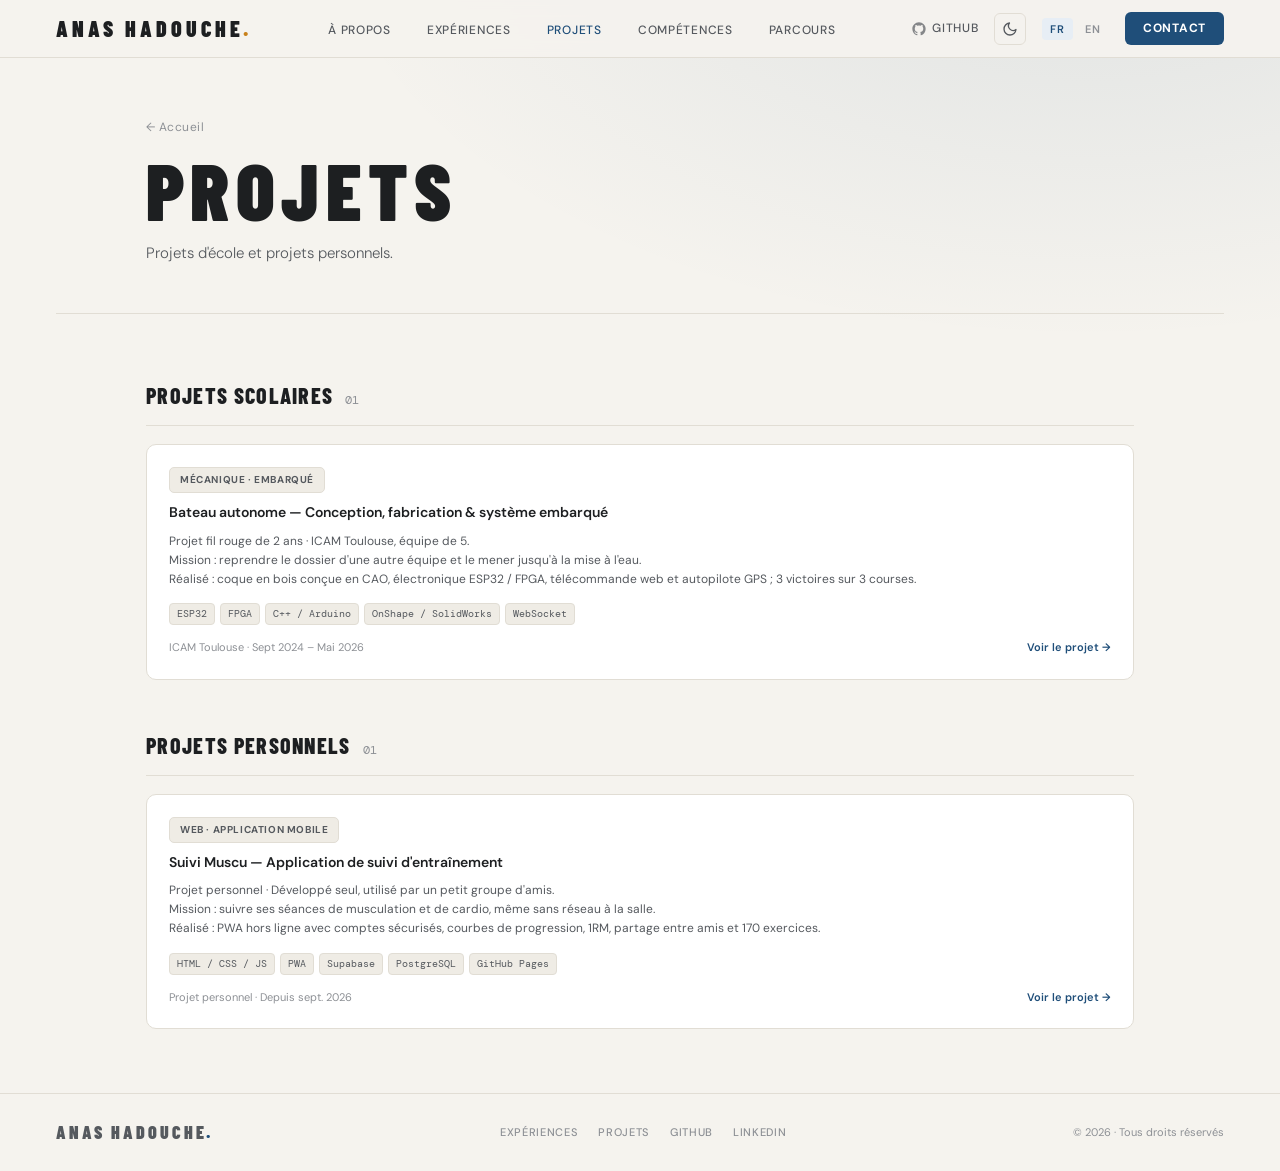
<file: docs/projects.html>
<!DOCTYPE html>
<html lang="fr">
<head>
  <meta charset="UTF-8">
  <meta name="viewport" content="width=device-width, initial-scale=1.0">
  <meta name="description" content="Projets d'Anas Hadouche — Ingénierie industrielle, mécanique, embarqué et développement web.">
  <title>Projets — Anas Hadouche</title>
  <link rel="stylesheet" href="assets/style.css?v=202611180932">
  <script src="assets/theme.js?v=202611180932"></script>
</head>
<body>

<nav>
  <a href="index.html" class="nav-logo">ANAS HADOUCHE<em>.</em></a>
  <ul class="nav-links">
    <li><a href="index.html#about"  data-fr="À propos"    data-en="About">À propos</a></li>
    <li><a href="experiences.html" data-fr="Expériences" data-en="Experience">Expériences</a></li>
    <li><a href="projects.html"     data-fr="Projets"     data-en="Projects" style="color:var(--accent)">Projets</a></li>
    <li><a href="index.html#skills" data-fr="Compétences" data-en="Skills">Compétences</a></li>
    <li><a href="index.html#parcours" data-fr="Parcours"  data-en="Background">Parcours</a></li>
  </ul>
  <div class="nav-right">
    <a href="https://github.com/Anas31317" target="_blank" rel="noopener" class="nav-gh">
      <svg width="16" height="16" viewBox="0 0 24 24" fill="currentColor" aria-hidden="true"><path d="M12 2C6.477 2 2 6.477 2 12c0 4.418 2.865 8.166 6.839 9.489.5.092.682-.217.682-.482 0-.237-.009-.868-.013-1.703-2.782.604-3.369-1.342-3.369-1.342-.454-1.154-1.11-1.462-1.11-1.462-.908-.62.069-.608.069-.608 1.003.07 1.531 1.03 1.531 1.03.892 1.529 2.341 1.087 2.91.832.092-.647.35-1.088.636-1.338-2.22-.253-4.555-1.11-4.555-4.943 0-1.091.39-1.984 1.029-2.683-.103-.253-.446-1.27.098-2.647 0 0 .84-.269 2.75 1.025A9.578 9.578 0 0 1 12 6.836a9.59 9.59 0 0 1 2.504.337c1.909-1.294 2.747-1.025 2.747-1.025.546 1.377.202 2.394.1 2.647.64.699 1.028 1.592 1.028 2.683 0 3.842-2.339 4.687-4.566 4.935.359.309.678.919.678 1.852 0 1.336-.012 2.415-.012 2.743 0 .267.18.578.688.48C19.138 20.163 22 16.418 22 12c0-5.523-4.477-10-10-10z"/></svg>
      GitHub
    </a>
    <button class="nav-theme" type="button" onclick="toggleTheme()" aria-label="Mode clair ou sombre" title="Mode clair / sombre">
      <svg class="i-moon" width="16" height="16" viewBox="0 0 24 24" fill="none" stroke="currentColor" stroke-width="2" stroke-linecap="round" stroke-linejoin="round" aria-hidden="true"><path d="M21 12.8A9 9 0 1 1 11.2 3a7 7 0 0 0 9.8 9.8z"/></svg>
      <svg class="i-sun" width="16" height="16" viewBox="0 0 24 24" fill="none" stroke="currentColor" stroke-width="2" stroke-linecap="round" stroke-linejoin="round" aria-hidden="true"><circle cx="12" cy="12" r="4"/><path d="M12 2v2M12 20v2M4.9 4.9l1.4 1.4M17.7 17.7l1.4 1.4M2 12h2M20 12h2M4.9 19.1l1.4-1.4M17.7 6.3l1.4-1.4"/></svg>
    </button>
    <div class="nav-lang">
      <button class="active" onclick="setLang('fr')">FR</button>
      <button onclick="setLang('en')">EN</button>
    </div>
    <a href="index.html#contact" class="nav-cta" data-fr="Contact" data-en="Contact">Contact</a>
  </div>
</nav>


<div class="page-header">
  <div class="page-header-inner">
    <a href="index.html" class="breadcrumb" data-fr="← Accueil" data-en="← Home">← Accueil</a>
    <div class="page-title" data-fr="Projets" data-en="Projects">Projets</div>
    <p class="page-subtitle" data-fr="Projets d'école et projets personnels." data-en="School projects and personal projects.">Projets d'école et projets personnels.</p>
  </div>
</div>

<hr class="full-divider">

<section class="section-wrap">
  <div class="proj-cat">
    <div class="proj-cat-head">
      <div class="proj-cat-title" data-fr="Projets scolaires" data-en="School projects">Projets scolaires</div>
      <div class="proj-cat-count">01</div>
    </div>
    <div class="projects-grid" style="grid-template-columns:1fr; gap:16px">
    <!-- CARTES:projets-scolaires (généré par tools/cartes.py, ne pas modifier à la main) -->
    <a href="projects/bateau.html" class="proj-card proj-card-link">
      <div class="proj-top">
        <span class="tag" data-fr="Mécanique · Embarqué" data-en="Mechanical · Embedded">Mécanique · Embarqué</span>
      </div>
      <div class="proj-title" data-fr="Bateau autonome — Conception, fabrication &amp; système embarqué" data-en="Autonomous Boat — Design, Manufacturing &amp; Embedded System">Bateau autonome — Conception, fabrication &amp; système embarqué</div>
      <div class="proj-desc" style="white-space:pre-line" data-fr="Projet fil rouge de 2 ans · ICAM Toulouse, équipe de 5.
Mission : reprendre le dossier d&#x27;une autre équipe et le mener jusqu&#x27;à la mise à l&#x27;eau.
Réalisé : coque en bois conçue en CAO, électronique ESP32 / FPGA, télécommande web et autopilote GPS ; 3 victoires sur 3 courses." data-en="2-year project · ICAM Toulouse, team of 5.
Mission: take over another team&#x27;s project and take it all the way to launch.
Delivered: CAD-designed wooden hull, ESP32 / FPGA electronics, web remote control and GPS autopilot; 3 wins out of 3 races.">Projet fil rouge de 2 ans · ICAM Toulouse, équipe de 5.
Mission : reprendre le dossier d'une autre équipe et le mener jusqu'à la mise à l'eau.
Réalisé : coque en bois conçue en CAO, électronique ESP32 / FPGA, télécommande web et autopilote GPS ; 3 victoires sur 3 courses.</div>
      <div class="proj-stack">
        <span class="stack-chip">ESP32</span>
        <span class="stack-chip">FPGA</span>
        <span class="stack-chip">C++ / Arduino</span>
        <span class="stack-chip">OnShape / SolidWorks</span>
        <span class="stack-chip">WebSocket</span>
      </div>
      <div class="proj-footer">
        <span class="proj-meta-line" data-fr="ICAM Toulouse · Sept 2024 – Mai 2026" data-en="ICAM Toulouse · Sept 2024 – May 2026">ICAM Toulouse · Sept 2024 – Mai 2026</span>
        <span class="proj-cta" data-fr="Voir le projet →" data-en="See project →">Voir le projet →</span>
      </div>
    </a>
    <!-- /CARTES:projets-scolaires -->
    </div>
  </div>
  <div class="proj-cat">
    <div class="proj-cat-head">
      <div class="proj-cat-title" data-fr="Projets personnels" data-en="Personal projects">Projets personnels</div>
      <div class="proj-cat-count">01</div>
    </div>
    <div class="projects-grid" style="grid-template-columns:1fr; gap:16px">
    <!-- CARTES:projets-personnels (généré par tools/cartes.py, ne pas modifier à la main) -->
    <a href="projects/suivi-muscu.html" class="proj-card proj-card-link">
      <div class="proj-top">
        <span class="tag" data-fr="Web · Application mobile" data-en="Web · Mobile app">Web · Application mobile</span>
      </div>
      <div class="proj-title" data-fr="Suivi Muscu — Application de suivi d&#x27;entraînement" data-en="Suivi Muscu — Workout Tracking App">Suivi Muscu — Application de suivi d'entraînement</div>
      <div class="proj-desc" style="white-space:pre-line" data-fr="Projet personnel · Développé seul, utilisé par un petit groupe d&#x27;amis.
Mission : suivre ses séances de musculation et de cardio, même sans réseau à la salle.
Réalisé : PWA hors ligne avec comptes sécurisés, courbes de progression, 1RM, partage entre amis et 170 exercices." data-en="Personal project · Built on my own, used by a small group of friends.
Mission: track weight training and cardio sessions, even offline at the gym.
Delivered: offline PWA with secure accounts, progress charts, 1RM, sharing with friends and 170 exercises.">Projet personnel · Développé seul, utilisé par un petit groupe d'amis.
Mission : suivre ses séances de musculation et de cardio, même sans réseau à la salle.
Réalisé : PWA hors ligne avec comptes sécurisés, courbes de progression, 1RM, partage entre amis et 170 exercices.</div>
      <div class="proj-stack">
        <span class="stack-chip">HTML / CSS / JS</span>
        <span class="stack-chip">PWA</span>
        <span class="stack-chip">Supabase</span>
        <span class="stack-chip">PostgreSQL</span>
        <span class="stack-chip">GitHub Pages</span>
      </div>
      <div class="proj-footer">
        <span class="proj-meta-line" data-fr="Projet personnel · Depuis sept. 2026" data-en="Personal project · Since Sept 2026">Projet personnel · Depuis sept. 2026</span>
        <span class="proj-cta" data-fr="Voir le projet →" data-en="See project →">Voir le projet →</span>
      </div>
    </a>
    <!-- /CARTES:projets-personnels -->
    </div>
  </div>
</section>


<footer>
  <div class="footer-logo">ANAS HADOUCHE<span>.</span></div>
  <div class="footer-links">
    <a href="experiences.html" class="footer-gh" data-fr="Expériences" data-en="Experience">Expériences</a>
    <a href="projects.html" class="footer-gh" data-fr="Projets" data-en="Projects">Projets</a>
    <a href="https://github.com/Anas31317" target="_blank" rel="noopener" class="footer-gh">GitHub</a>
    <a href="https://www.linkedin.com/in/anas-hadouche/" target="_blank" rel="noopener" class="footer-gh">LinkedIn</a>
  </div>
  <div class="footer-copy" data-fr="© 2026 · Tous droits réservés" data-en="© 2026 · All rights reserved">© 2026 · Tous droits réservés</div>
</footer>

<script>
  let currentLang = 'fr';
  function setLang(lang) {
    currentLang = lang;
    document.querySelectorAll('[data-' + lang + ']').forEach(el => {
      el.textContent = el.getAttribute('data-' + lang);
    });
    document.querySelectorAll('.nav-lang button').forEach(btn => {
      btn.classList.toggle('active', btn.textContent.toLowerCase() === lang);
    });
    document.documentElement.lang = lang;
  }
  setLang('fr');
</script>

</body>
</html>
</file>
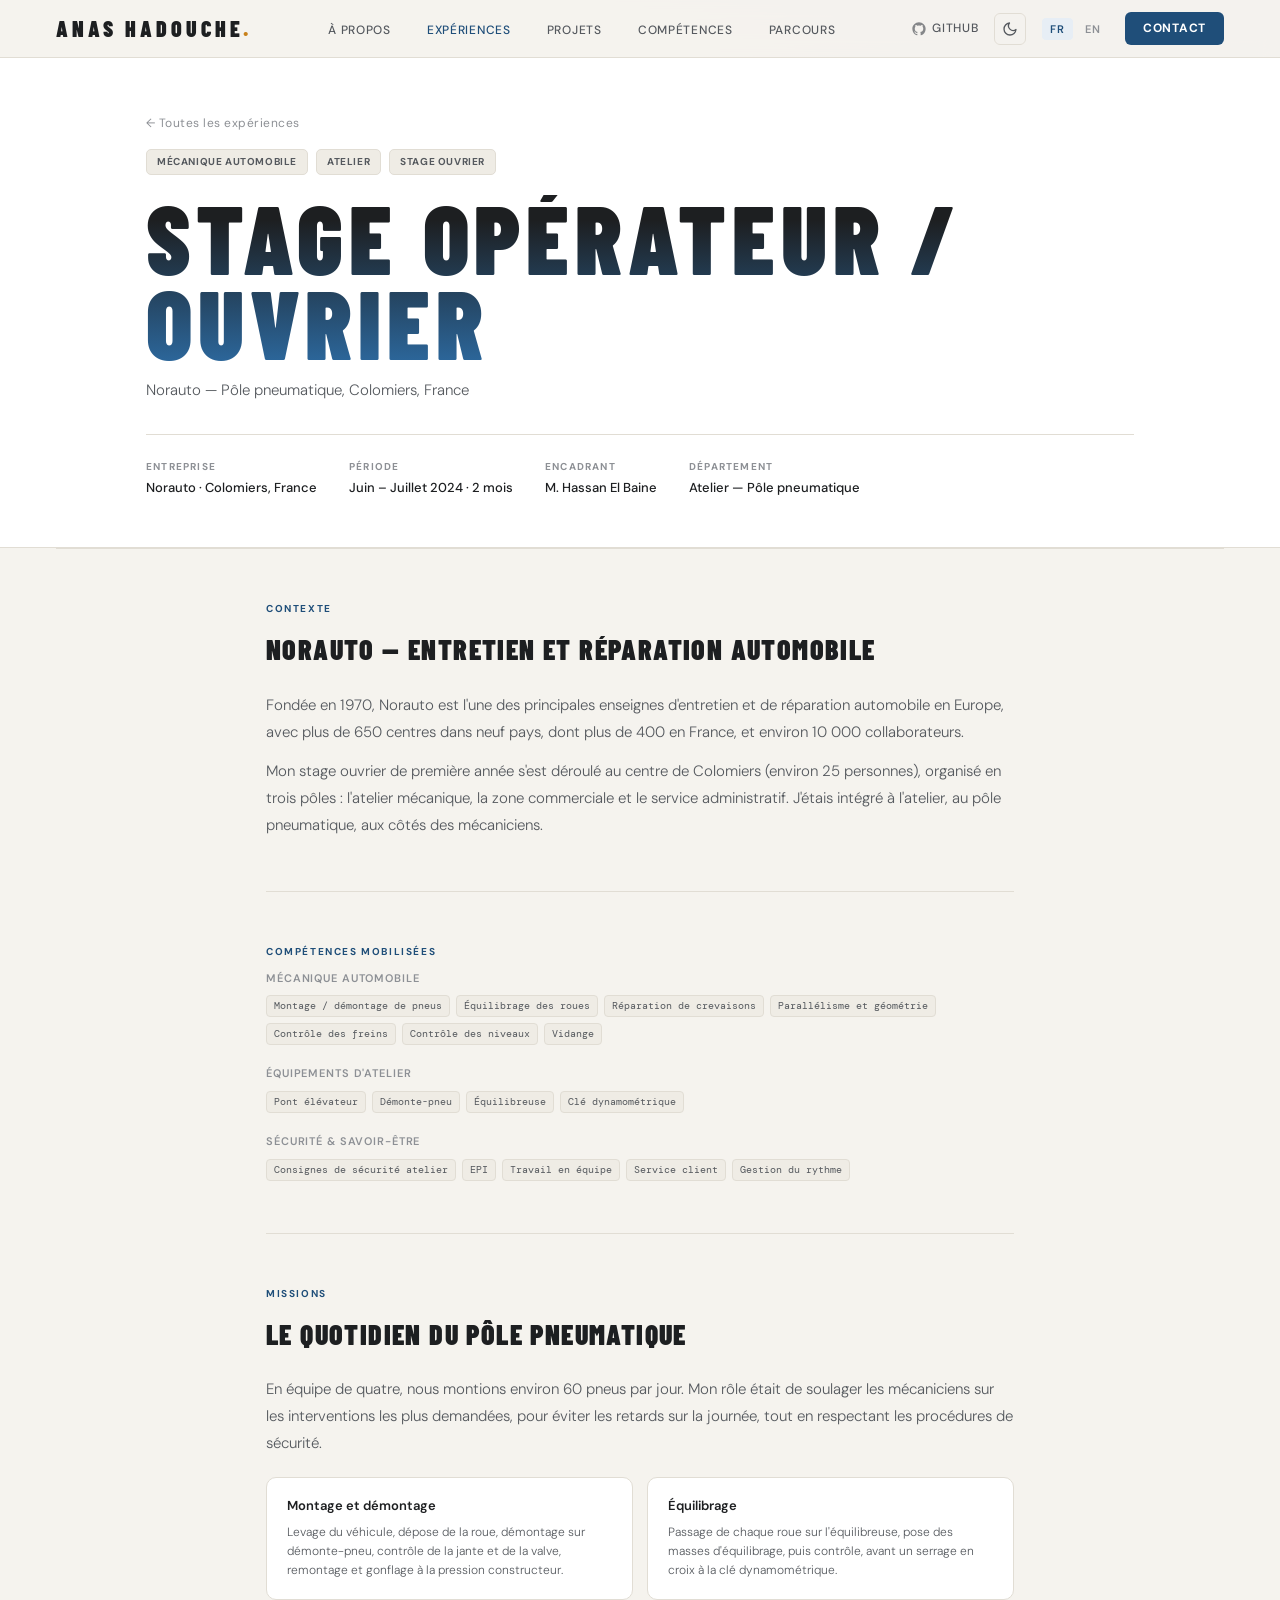
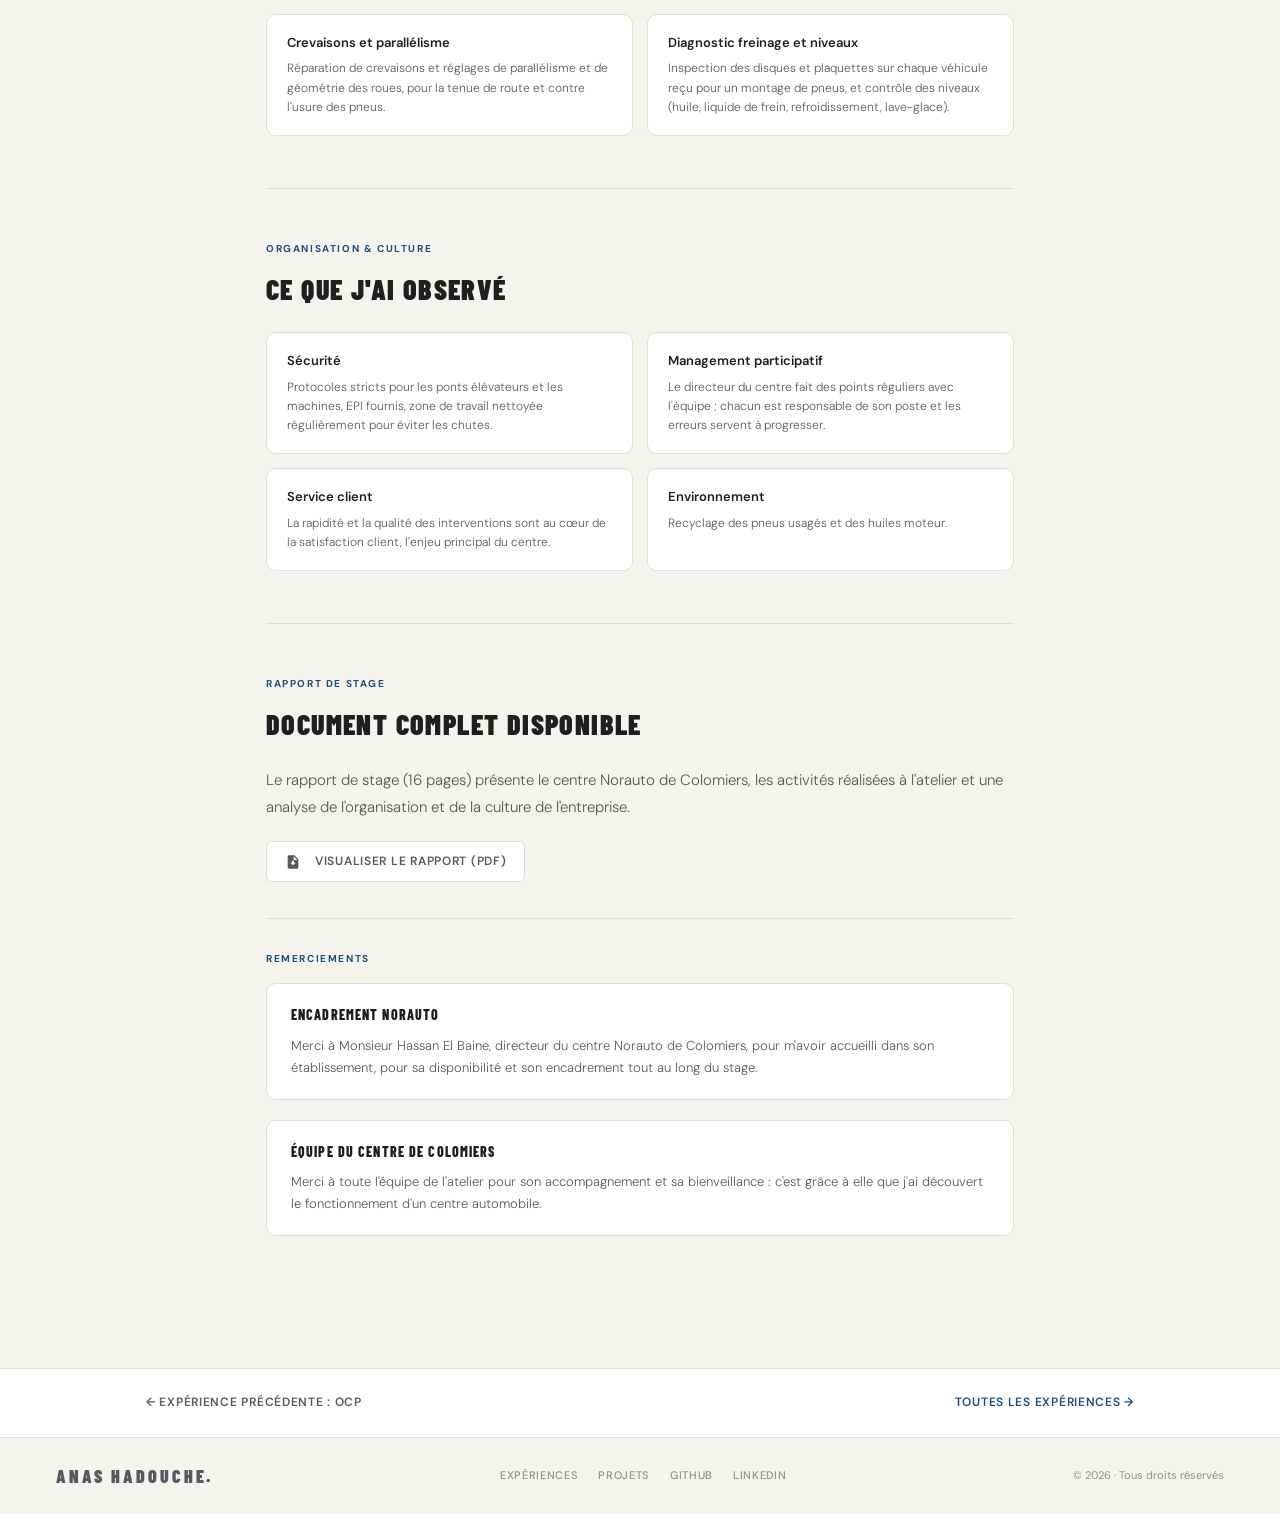
<file: docs/projects/norauto.html>
<!DOCTYPE html>
<html lang="fr">
<head>
  <meta charset="UTF-8">
  <meta name="viewport" content="width=device-width, initial-scale=1.0">
  <meta name="description" content="Stage opérateur / ouvrier — Norauto, pôle pneumatique, Colomiers.">
  <title>Norauto — Anas Hadouche</title>
  <link rel="stylesheet" href="../assets/style.css?v=202611180932">
  <link rel="stylesheet" href="../assets/project.css?v=202611180932">
  <script src="../assets/theme.js?v=202611180932"></script>
</head>
<body>

<nav>
  <a href="../index.html" class="nav-logo">ANAS HADOUCHE<em>.</em></a>
  <ul class="nav-links">
    <li><a href="../index.html#about"    data-fr="À propos"    data-en="About">À propos</a></li>
    <li><a href="../experiences.html" data-fr="Expériences" data-en="Experience" style="color:var(--accent)">Expériences</a></li>
    <li><a href="../projects.html"       data-fr="Projets"     data-en="Projects">Projets</a></li>
    <li><a href="../index.html#skills"   data-fr="Compétences" data-en="Skills">Compétences</a></li>
    <li><a href="../index.html#parcours" data-fr="Parcours"    data-en="Background">Parcours</a></li>
  </ul>
  <div class="nav-right">
    <a href="https://github.com/Anas31317" target="_blank" rel="noopener" class="nav-gh">
      <svg width="16" height="16" viewBox="0 0 24 24" fill="currentColor" aria-hidden="true"><path d="M12 2C6.477 2 2 6.477 2 12c0 4.418 2.865 8.166 6.839 9.489.5.092.682-.217.682-.482 0-.237-.009-.868-.013-1.703-2.782.604-3.369-1.342-3.369-1.342-.454-1.154-1.11-1.462-1.11-1.462-.908-.62.069-.608.069-.608 1.003.07 1.531 1.03 1.531 1.03.892 1.529 2.341 1.087 2.91.832.092-.647.35-1.088.636-1.338-2.22-.253-4.555-1.11-4.555-4.943 0-1.091.39-1.984 1.029-2.683-.103-.253-.446-1.27.098-2.647 0 0 .84-.269 2.75 1.025A9.578 9.578 0 0 1 12 6.836a9.59 9.59 0 0 1 2.504.337c1.909-1.294 2.747-1.025 2.747-1.025.546 1.377.202 2.394.1 2.647.64.699 1.028 1.592 1.028 2.683 0 3.842-2.339 4.687-4.566 4.935.359.309.678.919.678 1.852 0 1.336-.012 2.415-.012 2.743 0 .267.18.578.688.48C19.138 20.163 22 16.418 22 12c0-5.523-4.477-10-10-10z"/></svg>
      GitHub
    </a>
    <button class="nav-theme" type="button" onclick="toggleTheme()" aria-label="Mode clair ou sombre" title="Mode clair / sombre">
      <svg class="i-moon" width="16" height="16" viewBox="0 0 24 24" fill="none" stroke="currentColor" stroke-width="2" stroke-linecap="round" stroke-linejoin="round" aria-hidden="true"><path d="M21 12.8A9 9 0 1 1 11.2 3a7 7 0 0 0 9.8 9.8z"/></svg>
      <svg class="i-sun" width="16" height="16" viewBox="0 0 24 24" fill="none" stroke="currentColor" stroke-width="2" stroke-linecap="round" stroke-linejoin="round" aria-hidden="true"><circle cx="12" cy="12" r="4"/><path d="M12 2v2M12 20v2M4.9 4.9l1.4 1.4M17.7 17.7l1.4 1.4M2 12h2M20 12h2M4.9 19.1l1.4-1.4M17.7 6.3l1.4-1.4"/></svg>
    </button>
    <div class="nav-lang">
      <button class="active" onclick="setLang('fr')">FR</button>
      <button onclick="setLang('en')">EN</button>
    </div>
    <a href="../index.html#contact" class="nav-cta" data-fr="Contact" data-en="Contact">Contact</a>
  </div>
</nav>


<!-- ══ HERO PROJET ══ -->
<div class="proj-hero">
  <div class="proj-hero-inner">
    <a href="../experiences.html" class="breadcrumb" data-fr="← Toutes les expériences" data-en="← All experience">← Toutes les expériences</a>
    <div class="proj-hero-tags">
      <span class="tag" data-fr="Mécanique automobile" data-en="Automotive mechanics">Mécanique automobile</span>
      <span class="tag" data-fr="Atelier" data-en="Workshop">Atelier</span>
      <span class="tag" data-fr="Stage ouvrier" data-en="Worker internship">Stage ouvrier</span>
    </div>
    <h1 class="proj-hero-title" data-fr="Stage opérateur / ouvrier" data-en="Operator / Worker Internship">Stage opérateur / ouvrier</h1>
    <p class="proj-hero-sub" data-fr="Norauto — Pôle pneumatique, Colomiers, France" data-en="Norauto — Tyre department, Colomiers, France">Norauto — Pôle pneumatique, Colomiers, France</p>
    <div class="proj-hero-meta">
      <div class="proj-meta-item">
        <span class="proj-meta-label" data-fr="Entreprise" data-en="Company">Entreprise</span>
        <span class="proj-meta-val" data-fr="Norauto · Colomiers, France" data-en="Norauto · Colomiers, France">Norauto · Colomiers, France</span>
      </div>
      <div class="proj-meta-item">
        <span class="proj-meta-label" data-fr="Période" data-en="Period">Période</span>
        <span class="proj-meta-val" data-fr="Juin – Juillet 2024 · 2 mois" data-en="June – July 2024 · 2 months">Juin – Juillet 2024 · 2 mois</span>
      </div>
      <div class="proj-meta-item">
        <span class="proj-meta-label" data-fr="Encadrant" data-en="Supervisor">Encadrant</span>
        <span class="proj-meta-val" data-fr="M. Hassan El Baine" data-en="Mr Hassan El Baine">M. Hassan El Baine</span>
      </div>
      <div class="proj-meta-item">
        <span class="proj-meta-label" data-fr="Département" data-en="Department">Département</span>
        <span class="proj-meta-val" data-fr="Atelier — Pôle pneumatique" data-en="Workshop — Tyre department">Atelier — Pôle pneumatique</span>
      </div>
    </div>
  </div>
</div>

<hr class="full-divider">

<div class="proj-body">

  <!-- Contexte -->
  <section class="proj-section">
    <div class="proj-section-label" data-fr="Contexte" data-en="Context">Contexte</div>
    <h2 class="proj-section-title" data-fr="Norauto — entretien et réparation automobile" data-en="Norauto — car maintenance and repair">Norauto — entretien et réparation automobile</h2>
    <p class="proj-text" data-fr="Fondée en 1970, Norauto est l'une des principales enseignes d'entretien et de réparation automobile en Europe, avec plus de 650 centres dans neuf pays, dont plus de 400 en France, et environ 10 000 collaborateurs." data-en="Founded in 1970, Norauto is one of Europe's leading car maintenance and repair chains, with more than 650 centres in nine countries, over 400 of them in France, and about 10,000 employees.">Fondée en 1970, Norauto est l'une des principales enseignes d'entretien et de réparation automobile en Europe, avec plus de 650 centres dans neuf pays, dont plus de 400 en France, et environ 10 000 collaborateurs.</p>
    <p class="proj-text" style="margin-top:12px" data-fr="Mon stage ouvrier de première année s'est déroulé au centre de Colomiers (environ 25 personnes), organisé en trois pôles : l'atelier mécanique, la zone commerciale et le service administratif. J'étais intégré à l'atelier, au pôle pneumatique, aux côtés des mécaniciens." data-en="My first-year worker internship took place at the Colomiers centre (about 25 people), organised in three areas: the mechanical workshop, the sales area and the administrative department. I was part of the workshop, in the tyre department, alongside the mechanics.">Mon stage ouvrier de première année s'est déroulé au centre de Colomiers (environ 25 personnes), organisé en trois pôles : l'atelier mécanique, la zone commerciale et le service administratif. J'étais intégré à l'atelier, au pôle pneumatique, aux côtés des mécaniciens.</p>
  </section>

  <hr class="proj-divider">

  <!-- Compétences -->
  <section class="proj-section">
    <div class="proj-section-label" data-fr="Compétences mobilisées" data-en="Skills applied">Compétences mobilisées</div>
    <div class="proj-stack-grid">
      <div class="proj-stack-group">
        <div class="proj-stack-group-title" data-fr="Mécanique automobile" data-en="Automotive mechanics">Mécanique automobile</div>
        <div class="proj-chips">
          <span class="stack-chip" data-fr="Montage / démontage de pneus" data-en="Tyre fitting / removal">Montage / démontage de pneus</span> <span class="stack-chip" data-fr="Équilibrage des roues" data-en="Wheel balancing">Équilibrage des roues</span> <span class="stack-chip" data-fr="Réparation de crevaisons" data-en="Puncture repair">Réparation de crevaisons</span> <span class="stack-chip" data-fr="Parallélisme et géométrie" data-en="Wheel alignment and geometry">Parallélisme et géométrie</span> <span class="stack-chip" data-fr="Contrôle des freins" data-en="Brake inspection">Contrôle des freins</span> <span class="stack-chip" data-fr="Contrôle des niveaux" data-en="Fluid level checks">Contrôle des niveaux</span> <span class="stack-chip" data-fr="Vidange" data-en="Oil change">Vidange</span>
        </div>
      </div>
      <div class="proj-stack-group">
        <div class="proj-stack-group-title" data-fr="Équipements d'atelier" data-en="Workshop equipment">Équipements d'atelier</div>
        <div class="proj-chips">
          <span class="stack-chip" data-fr="Pont élévateur" data-en="Vehicle lift">Pont élévateur</span> <span class="stack-chip" data-fr="Démonte-pneu" data-en="Tyre changer">Démonte-pneu</span> <span class="stack-chip" data-fr="Équilibreuse" data-en="Wheel balancer">Équilibreuse</span> <span class="stack-chip" data-fr="Clé dynamométrique" data-en="Torque wrench">Clé dynamométrique</span>
        </div>
      </div>
      <div class="proj-stack-group">
        <div class="proj-stack-group-title" data-fr="Sécurité & savoir-être" data-en="Safety & soft skills">Sécurité & savoir-être</div>
        <div class="proj-chips">
          <span class="stack-chip" data-fr="Consignes de sécurité atelier" data-en="Workshop safety rules">Consignes de sécurité atelier</span> <span class="stack-chip" data-fr="EPI" data-en="PPE">EPI</span> <span class="stack-chip" data-fr="Travail en équipe" data-en="Teamwork">Travail en équipe</span> <span class="stack-chip" data-fr="Service client" data-en="Customer service">Service client</span> <span class="stack-chip" data-fr="Gestion du rythme" data-en="Working under time pressure">Gestion du rythme</span>
        </div>
      </div>
    </div>
  </section>

  <hr class="proj-divider">

  <!-- Missions -->
  <section class="proj-section">
    <div class="proj-section-label" data-fr="Missions" data-en="Tasks">Missions</div>
    <h2 class="proj-section-title" data-fr="Le quotidien du pôle pneumatique" data-en="Daily work in the tyre department">Le quotidien du pôle pneumatique</h2>
    <p class="proj-text" data-fr="En équipe de quatre, nous montions environ 60 pneus par jour. Mon rôle était de soulager les mécaniciens sur les interventions les plus demandées, pour éviter les retards sur la journée, tout en respectant les procédures de sécurité." data-en="In a team of four, we fitted about 60 tyres a day. My role was to take load off the mechanics on the most requested jobs, to avoid delays during the day, while following safety procedures.">En équipe de quatre, nous montions environ 60 pneus par jour. Mon rôle était de soulager les mécaniciens sur les interventions les plus demandées, pour éviter les retards sur la journée, tout en respectant les procédures de sécurité.</p>
    <div class="proj-features">
      <div class="proj-feature">
        <div class="proj-feature-title" data-fr="Montage et démontage" data-en="Fitting and removal">Montage et démontage</div>
        <p class="proj-feature-desc" data-fr="Levage du véhicule, dépose de la roue, démontage sur démonte-pneu, contrôle de la jante et de la valve, remontage et gonflage à la pression constructeur." data-en="Lifting the vehicle, removing the wheel, taking the tyre off on the tyre changer, checking the rim and valve, refitting and inflating to the manufacturer's pressure.">Levage du véhicule, dépose de la roue, démontage sur démonte-pneu, contrôle de la jante et de la valve, remontage et gonflage à la pression constructeur.</p>
      </div>
      <div class="proj-feature">
        <div class="proj-feature-title" data-fr="Équilibrage" data-en="Balancing">Équilibrage</div>
        <p class="proj-feature-desc" data-fr="Passage de chaque roue sur l'équilibreuse, pose des masses d'équilibrage, puis contrôle, avant un serrage en croix à la clé dynamométrique." data-en="Running each wheel on the balancer, fitting balance weights, then checking, before cross-tightening with a torque wrench.">Passage de chaque roue sur l'équilibreuse, pose des masses d'équilibrage, puis contrôle, avant un serrage en croix à la clé dynamométrique.</p>
      </div>
      <div class="proj-feature">
        <div class="proj-feature-title" data-fr="Crevaisons et parallélisme" data-en="Punctures and alignment">Crevaisons et parallélisme</div>
        <p class="proj-feature-desc" data-fr="Réparation de crevaisons et réglages de parallélisme et de géométrie des roues, pour la tenue de route et contre l'usure des pneus." data-en="Puncture repairs and wheel alignment and geometry settings, for road holding and against tyre wear.">Réparation de crevaisons et réglages de parallélisme et de géométrie des roues, pour la tenue de route et contre l'usure des pneus.</p>
      </div>
      <div class="proj-feature">
        <div class="proj-feature-title" data-fr="Diagnostic freinage et niveaux" data-en="Brake and fluid checks">Diagnostic freinage et niveaux</div>
        <p class="proj-feature-desc" data-fr="Inspection des disques et plaquettes sur chaque véhicule reçu pour un montage de pneus, et contrôle des niveaux (huile, liquide de frein, refroidissement, lave-glace)." data-en="Inspecting discs and pads on every vehicle in for tyre fitting, and checking fluid levels (oil, brake fluid, coolant, washer fluid).">Inspection des disques et plaquettes sur chaque véhicule reçu pour un montage de pneus, et contrôle des niveaux (huile, liquide de frein, refroidissement, lave-glace).</p>
      </div>
    </div>
  </section>

  <hr class="proj-divider">

  <!-- Organisation -->
  <section class="proj-section">
    <div class="proj-section-label" data-fr="Organisation & culture" data-en="Organisation & culture">Organisation & culture</div>
    <h2 class="proj-section-title" data-fr="Ce que j'ai observé" data-en="What I observed">Ce que j'ai observé</h2>
    <div class="proj-features">
      <div class="proj-feature">
        <div class="proj-feature-title" data-fr="Sécurité" data-en="Safety">Sécurité</div>
        <p class="proj-feature-desc" data-fr="Protocoles stricts pour les ponts élévateurs et les machines, EPI fournis, zone de travail nettoyée régulièrement pour éviter les chutes." data-en="Strict procedures for lifts and machines, PPE provided, work area cleaned regularly to prevent falls.">Protocoles stricts pour les ponts élévateurs et les machines, EPI fournis, zone de travail nettoyée régulièrement pour éviter les chutes.</p>
      </div>
      <div class="proj-feature">
        <div class="proj-feature-title" data-fr="Management participatif" data-en="Participative management">Management participatif</div>
        <p class="proj-feature-desc" data-fr="Le directeur du centre fait des points réguliers avec l'équipe ; chacun est responsable de son poste et les erreurs servent à progresser." data-en="The centre manager holds regular team meetings; everyone is responsible for their station and mistakes are used to improve.">Le directeur du centre fait des points réguliers avec l'équipe ; chacun est responsable de son poste et les erreurs servent à progresser.</p>
      </div>
      <div class="proj-feature">
        <div class="proj-feature-title" data-fr="Service client" data-en="Customer service">Service client</div>
        <p class="proj-feature-desc" data-fr="La rapidité et la qualité des interventions sont au cœur de la satisfaction client, l'enjeu principal du centre." data-en="Speed and quality of work are at the heart of customer satisfaction, the centre's main goal.">La rapidité et la qualité des interventions sont au cœur de la satisfaction client, l'enjeu principal du centre.</p>
      </div>
      <div class="proj-feature">
        <div class="proj-feature-title" data-fr="Environnement" data-en="Environment">Environnement</div>
        <p class="proj-feature-desc" data-fr="Recyclage des pneus usagés et des huiles moteur." data-en="Recycling of used tyres and engine oils.">Recyclage des pneus usagés et des huiles moteur.</p>
      </div>
    </div>
  </section>

  <hr class="proj-divider">

  <!-- Rapport -->
  <section class="proj-section">
    <div class="proj-section-label" data-fr="Rapport de stage" data-en="Internship report">Rapport de stage</div>
    <h2 class="proj-section-title" data-fr="Document complet disponible" data-en="Full document available">Document complet disponible</h2>
    <p class="proj-text" data-fr="Le rapport de stage (16 pages) présente le centre Norauto de Colomiers, les activités réalisées à l'atelier et une analyse de l'organisation et de la culture de l'entreprise." data-en="The internship report (16 pages) presents the Norauto Colomiers centre, the work done in the workshop and an analysis of the company's organisation and culture.">Le rapport de stage (16 pages) présente le centre Norauto de Colomiers, les activités réalisées à l'atelier et une analyse de l'organisation et de la culture de l'entreprise.</p>
    <a href="../assets/pdf/rapport_de_stage_norauto_anas_hadouche.pdf" target="_blank" rel="noopener" class="proj-gh-link" style="margin-top:20px; display:inline-flex">
      <svg width="16" height="16" viewBox="0 0 24 24" fill="currentColor" style="margin-right:6px"><path d="M14 2H6a2 2 0 0 0-2 2v16a2 2 0 0 0 2 2h12a2 2 0 0 0 2-2V8l-6-6zm-1 1.5L18.5 9H13V3.5zM12 17l-4-4h2.5v-3h3v3H16l-4 4z"/></svg>
      <span data-fr="Visualiser le rapport (PDF)" data-en="View report (PDF)">Visualiser le rapport (PDF)</span>
    </a>

    <hr class="proj-divider" style="margin-top:36px">

    <div class="proj-section-label" style="margin-top:32px; margin-bottom:16px" data-fr="Remerciements" data-en="Acknowledgements">Remerciements</div>
    <div class="proj-thanks">
      <div class="proj-thanks-block">
        <div class="proj-thanks-title" data-fr="Encadrement Norauto" data-en="Norauto supervision">Encadrement Norauto</div>
        <p class="proj-thanks-text" data-fr="Merci à Monsieur Hassan El Baine, directeur du centre Norauto de Colomiers, pour m'avoir accueilli dans son établissement, pour sa disponibilité et son encadrement tout au long du stage." data-en="Thanks to Mr Hassan El Baine, manager of the Norauto Colomiers centre, for welcoming me, and for his availability and guidance throughout the internship.">Merci à Monsieur Hassan El Baine, directeur du centre Norauto de Colomiers, pour m'avoir accueilli dans son établissement, pour sa disponibilité et son encadrement tout au long du stage.</p>
      </div>
      <div class="proj-thanks-block">
        <div class="proj-thanks-title" data-fr="Équipe du centre de Colomiers" data-en="Colomiers centre team">Équipe du centre de Colomiers</div>
        <p class="proj-thanks-text" data-fr="Merci à toute l'équipe de l'atelier pour son accompagnement et sa bienveillance : c'est grâce à elle que j'ai découvert le fonctionnement d'un centre automobile." data-en="Thanks to the whole workshop team for their support and kindness: thanks to them I discovered how a car centre works.">Merci à toute l'équipe de l'atelier pour son accompagnement et sa bienveillance : c'est grâce à elle que j'ai découvert le fonctionnement d'un centre automobile.</p>
      </div>
    </div>
  </section>

</div>

<div class="proj-nav">
  <div class="proj-nav-inner">
    <a href="ocp.html" class="proj-nav-back" data-fr="← Expérience précédente : OCP" data-en="← Previous experience: OCP">← Expérience précédente : OCP</a>
    <a href="../experiences.html" class="proj-nav-next" data-fr="Toutes les expériences →" data-en="All experience →">Toutes les expériences →</a>
  </div>
</div>

<footer>
  <div class="footer-logo">ANAS HADOUCHE<span>.</span></div>
  <div class="footer-links">
    <a href="../experiences.html" class="footer-gh" data-fr="Expériences" data-en="Experience">Expériences</a>
    <a href="../projects.html" class="footer-gh" data-fr="Projets" data-en="Projects">Projets</a>
    <a href="https://github.com/Anas31317" target="_blank" rel="noopener" class="footer-gh">GitHub</a>
    <a href="https://www.linkedin.com/in/anas-hadouche/" target="_blank" rel="noopener" class="footer-gh">LinkedIn</a>
  </div>
  <div class="footer-copy" data-fr="© 2026 · Tous droits réservés" data-en="© 2026 · All rights reserved">© 2026 · Tous droits réservés</div>
</footer>

<script>
  let currentLang = 'fr';
  function setLang(lang) {
    currentLang = lang;
    document.querySelectorAll('[data-' + lang + ']').forEach(el => {
      el.textContent = el.getAttribute('data-' + lang);
    });
    document.querySelectorAll('.nav-lang button').forEach(btn => {
      btn.classList.toggle('active', btn.textContent.toLowerCase() === lang);
    });
    document.documentElement.lang = lang;
  }
  setLang('fr');


  document.querySelectorAll('.proj-gallery-img, .proj-gallery-img-web').forEach(img => {
    img.style.cursor = 'zoom-in';
    img.addEventListener('click', () => {
      const lb = document.createElement('div');
      lb.className = 'lightbox';
      lb.innerHTML = `<img src="${img.src}" alt="${img.alt}">`;
      lb.addEventListener('click', () => lb.remove());
      document.addEventListener('keydown', e => { if (e.key === 'Escape') lb.remove(); }, { once: true });
      document.body.appendChild(lb);
    });
  });
</script>

<script src="../assets/viewer.js?v=202611180932"></script>
</body>
</html>
</file>
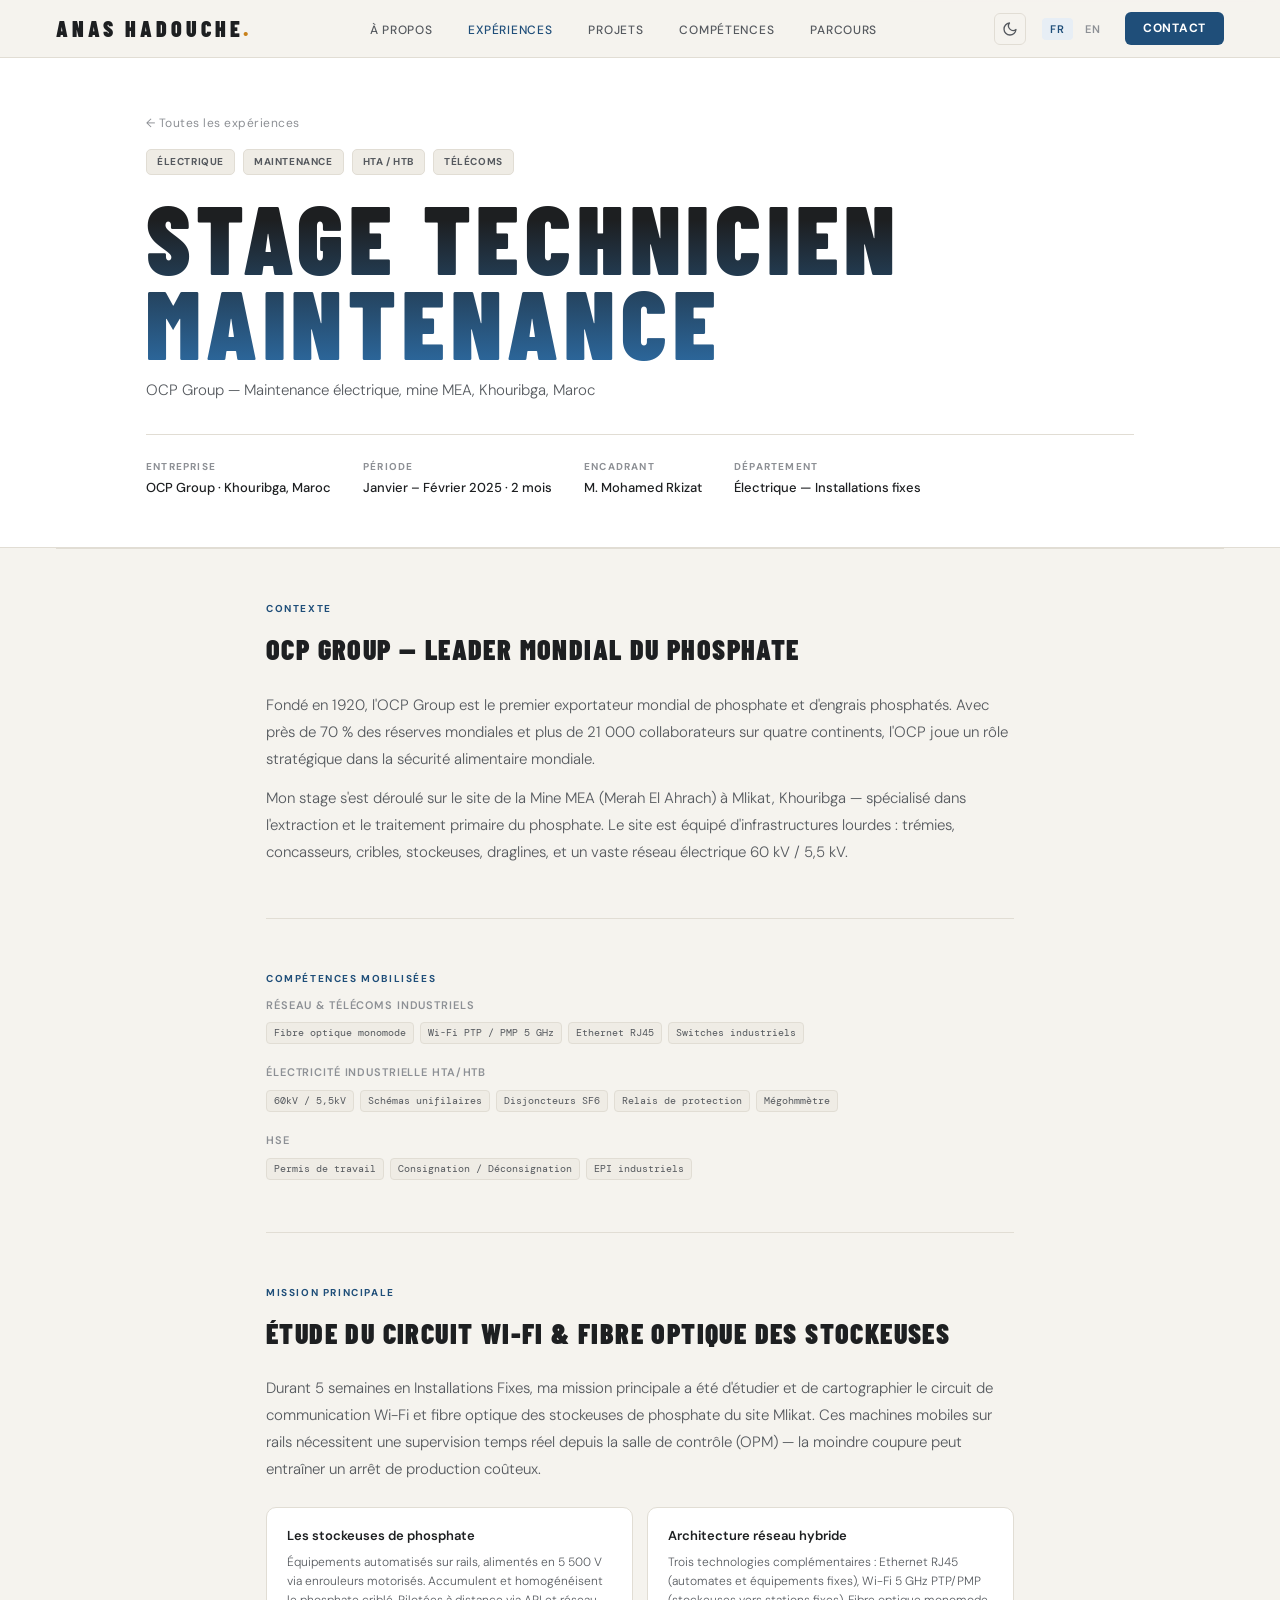
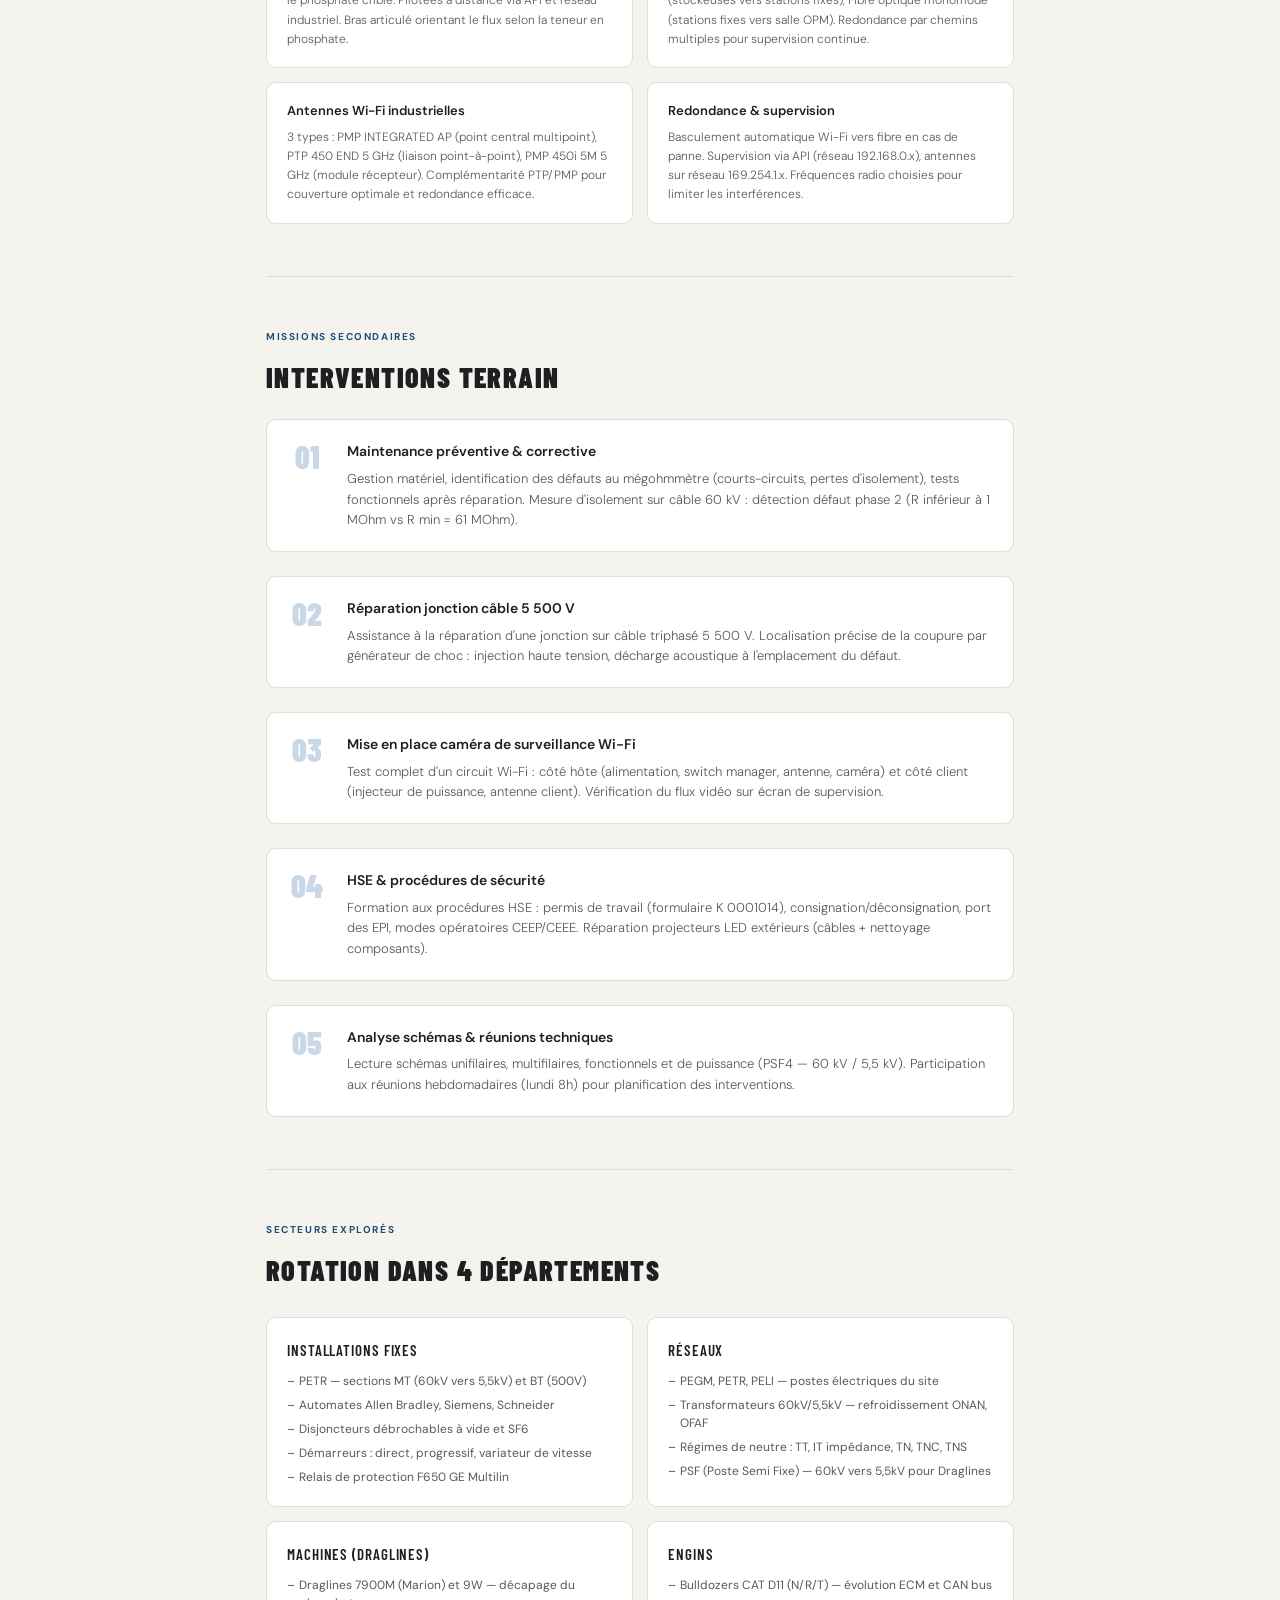
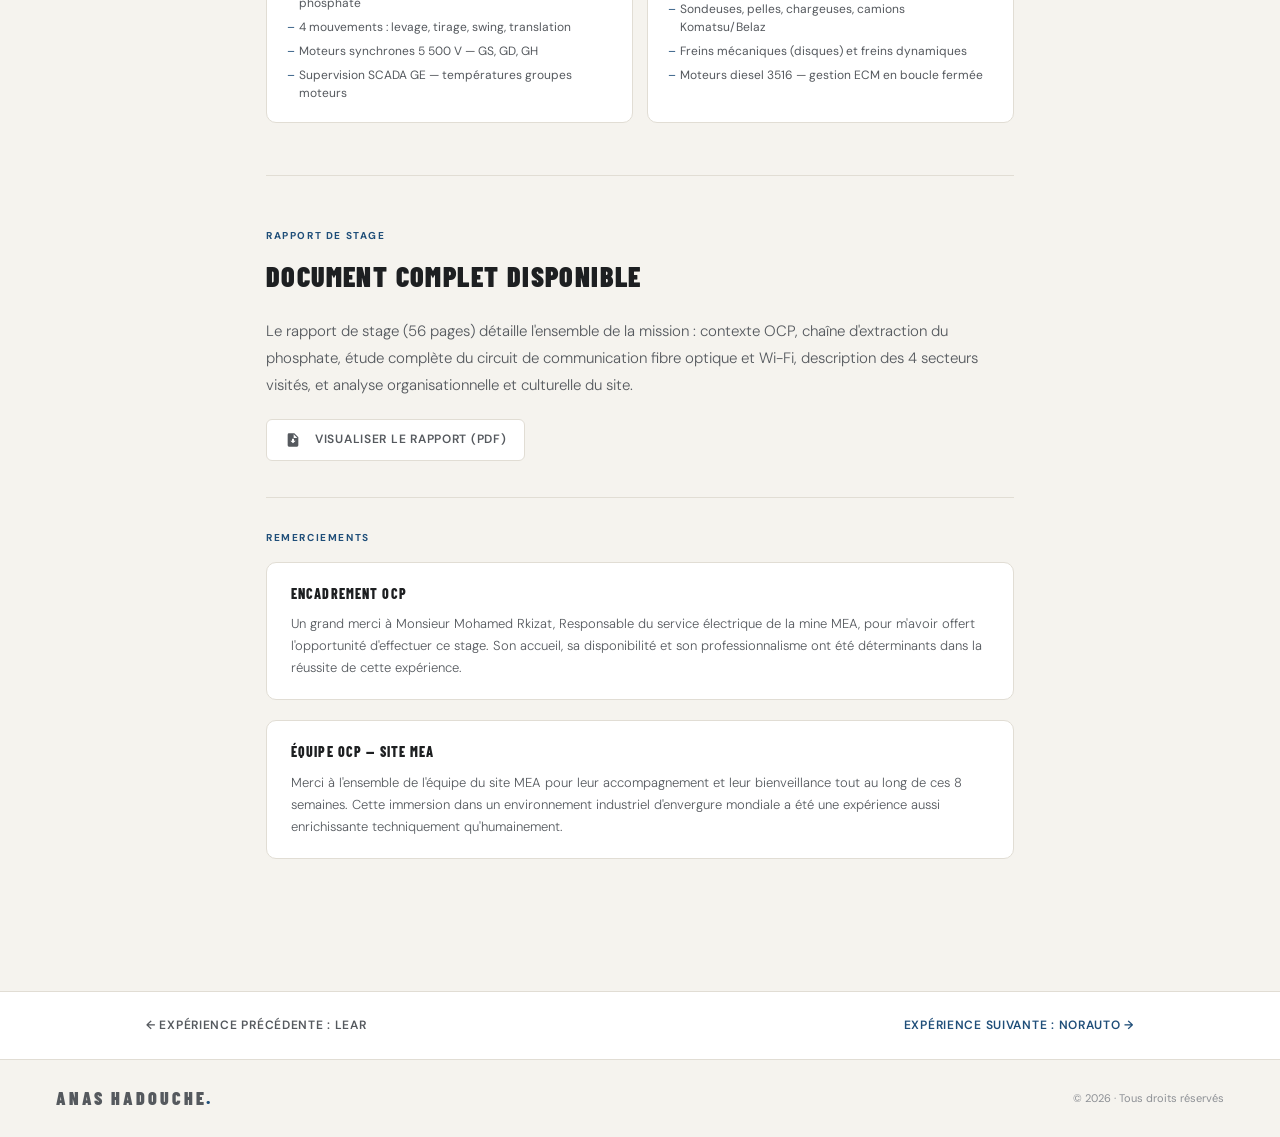
<file: docs/projects/ocp.html>
<!DOCTYPE html>
<html lang="fr">
<head>
  <meta charset="UTF-8">
  <meta name="viewport" content="width=device-width, initial-scale=1.0">
  <meta name="description" content="Stage technicien maintenance electrique — OCP Group, Mine MEA, Khouribga, Maroc.">
  <title>OCP Group — Anas Hadouche</title>
  <link rel="stylesheet" href="../assets/style.css?v=202611180932">
  <link rel="stylesheet" href="../assets/project.css?v=202611180932">
  <script src="../assets/theme.js?v=202611180932"></script>
</head>
<body>

<nav>
  <a href="../index.html" class="nav-logo">ANAS HADOUCHE<em>.</em></a>
  <ul class="nav-links">
    <li><a href="../index.html#about"    data-fr="À propos"    data-en="About">À propos</a></li>
    <li><a href="../experiences.html" data-fr="Expériences" data-en="Experience" style="color:var(--accent)">Expériences</a></li>
    <li><a href="../projects.html"       data-fr="Projets"     data-en="Projects">Projets</a></li>
    <li><a href="../index.html#skills"   data-fr="Compétences" data-en="Skills">Compétences</a></li>
    <li><a href="../index.html#parcours" data-fr="Parcours"    data-en="Background">Parcours</a></li>
  </ul>
  <div class="nav-right">
    <button class="nav-theme" type="button" onclick="toggleTheme()" aria-label="Mode clair ou sombre" title="Mode clair / sombre">
      <svg class="i-moon" width="16" height="16" viewBox="0 0 24 24" fill="none" stroke="currentColor" stroke-width="2" stroke-linecap="round" stroke-linejoin="round" aria-hidden="true"><path d="M21 12.8A9 9 0 1 1 11.2 3a7 7 0 0 0 9.8 9.8z"/></svg>
      <svg class="i-sun" width="16" height="16" viewBox="0 0 24 24" fill="none" stroke="currentColor" stroke-width="2" stroke-linecap="round" stroke-linejoin="round" aria-hidden="true"><circle cx="12" cy="12" r="4"/><path d="M12 2v2M12 20v2M4.9 4.9l1.4 1.4M17.7 17.7l1.4 1.4M2 12h2M20 12h2M4.9 19.1l1.4-1.4M17.7 6.3l1.4-1.4"/></svg>
    </button>
    <div class="nav-lang">
      <button class="active" onclick="setLang('fr')">FR</button>
      <button onclick="setLang('en')">EN</button>
    </div>
    <a href="../index.html#contact" class="nav-cta" data-fr="Contact" data-en="Contact">Contact</a>
  </div>
</nav>

<div class="proj-hero">
  <div class="proj-hero-inner">
    <a href="../experiences.html" class="breadcrumb" data-fr="← Toutes les expériences" data-en="← All experience">← Toutes les expériences</a>
    <div class="proj-hero-tags">
      <span class="tag" data-fr="Électrique" data-en="Electrical">Électrique</span>
      <span class="tag" data-fr="Maintenance" data-en="Maintenance">Maintenance</span>
      <span class="tag">HTA / HTB</span>
      <span class="tag" data-fr="Télécoms" data-en="Telecoms">Télécoms</span>
    </div>
    <h1 class="proj-hero-title" data-fr="Stage technicien maintenance" data-en="Maintenance Technician Internship">Stage technicien maintenance</h1>
    <p class="proj-hero-sub" data-fr="OCP Group — Maintenance électrique, mine MEA, Khouribga, Maroc" data-en="OCP Group — Electrical maintenance, MEA Mine, Khouribga, Morocco">OCP Group — Maintenance électrique, mine MEA, Khouribga, Maroc</p>
    <div class="proj-hero-meta">
      <div class="proj-meta-item">
        <span class="proj-meta-label" data-fr="Entreprise" data-en="Company">Entreprise</span>
        <span class="proj-meta-val">OCP Group · Khouribga, Maroc</span>
      </div>
      <div class="proj-meta-item">
        <span class="proj-meta-label" data-fr="Période" data-en="Period">Période</span>
        <span class="proj-meta-val" data-fr="Janvier – Février 2025 · 2 mois" data-en="January – February 2025 · 2 months">Janvier – Février 2025 · 2 mois</span>
      </div>
      <div class="proj-meta-item">
        <span class="proj-meta-label" data-fr="Encadrant" data-en="Supervisor">Encadrant</span>
        <span class="proj-meta-val">M. Mohamed Rkizat</span>
      </div>
      <div class="proj-meta-item">
        <span class="proj-meta-label" data-fr="Département" data-en="Department">Département</span>
        <span class="proj-meta-val" data-fr="Électrique — Installations fixes" data-en="Electrical — Fixed Installations">Électrique — Installations fixes</span>
      </div>
    </div>
  </div>
</div>

<hr class="full-divider">

<div class="proj-body">

  <section class="proj-section">
    <div class="proj-section-label" data-fr="Contexte" data-en="Context">Contexte</div>
    <h2 class="proj-section-title" data-fr="OCP Group — Leader mondial du phosphate" data-en="OCP Group — Global phosphate leader">OCP Group — Leader mondial du phosphate</h2>
    <p class="proj-text" data-fr="Fondé en 1920, l'OCP Group est le premier exportateur mondial de phosphate et d'engrais phosphatés. Avec près de 70 % des réserves mondiales et plus de 21 000 collaborateurs sur quatre continents, l'OCP joue un rôle stratégique dans la sécurité alimentaire mondiale." data-en="Founded in 1920, OCP Group is the world's leading exporter of phosphate and phosphate-based fertilisers. With nearly 70% of global phosphate reserves and over 21,000 employees across four continents, OCP plays a strategic role in global food security.">Fondé en 1920, l'OCP Group est le premier exportateur mondial de phosphate et d'engrais phosphatés. Avec près de 70 % des réserves mondiales et plus de 21 000 collaborateurs sur quatre continents, l'OCP joue un rôle stratégique dans la sécurité alimentaire mondiale.</p>
    <p class="proj-text" style="margin-top:12px" data-fr="Mon stage s'est déroulé sur le site de la Mine MEA (Merah El Ahrach) à Mlikat, Khouribga — spécialisé dans l'extraction et le traitement primaire du phosphate. Le site est équipé d'infrastructures lourdes : trémies, concasseurs, cribles, stockeuses, draglines, et un vaste réseau électrique 60 kV / 5,5 kV." data-en="My internship took place at the MEA Mine site (Merah El Ahrach) in Mlikat, Khouribga — specialising in phosphate extraction and primary processing. The site features heavy infrastructure: hoppers, crushers, screens, stackers, draglines, and an extensive 60 kV / 5.5 kV electrical network.">Mon stage s'est déroulé sur le site de la Mine MEA (Merah El Ahrach) à Mlikat, Khouribga — spécialisé dans l'extraction et le traitement primaire du phosphate. Le site est équipé d'infrastructures lourdes : trémies, concasseurs, cribles, stockeuses, draglines, et un vaste réseau électrique 60 kV / 5,5 kV.</p>
  </section>

  <hr class="proj-divider">

  <section class="proj-section">
    <div class="proj-section-label" data-fr="Compétences mobilisées" data-en="Skills applied">Compétences mobilisées</div>
    <div class="proj-stack-grid">
      <div class="proj-stack-group">
        <div class="proj-stack-group-title" data-fr="Réseau &amp; Télécoms industriels" data-en="Industrial Network &amp; Telecoms">Réseau &amp; Télécoms industriels</div>
        <div class="proj-chips">
          <span class="stack-chip" data-fr="Fibre optique monomode" data-en="Single-mode fibre optics">Fibre optique monomode</span>
          <span class="stack-chip">Wi-Fi PTP / PMP 5 GHz</span>
          <span class="stack-chip">Ethernet RJ45</span>
          <span class="stack-chip" data-fr="Switches industriels" data-en="Industrial switches">Switches industriels</span>
        </div>
      </div>
      <div class="proj-stack-group">
        <div class="proj-stack-group-title" data-fr="Électricité industrielle HTA/HTB" data-en="HTA/HTB industrial electricity">Électricité industrielle HTA/HTB</div>
        <div class="proj-chips">
          <span class="stack-chip">60kV / 5,5kV</span>
          <span class="stack-chip" data-fr="Schémas unifilaires" data-en="Single-line diagrams">Schémas unifilaires</span>
          <span class="stack-chip" data-fr="Disjoncteurs SF6" data-en="SF6 circuit breakers">Disjoncteurs SF6</span>
          <span class="stack-chip" data-fr="Relais de protection" data-en="Protection relays">Relais de protection</span>
          <span class="stack-chip" data-fr="Mégohmmètre" data-en="Megohmmeter">Mégohmmètre</span>
        </div>
      </div>
      <div class="proj-stack-group">
        <div class="proj-stack-group-title">HSE</div>
        <div class="proj-chips">
          <span class="stack-chip" data-fr="Permis de travail" data-en="Work permit">Permis de travail</span>
          <span class="stack-chip" data-fr="Consignation / Déconsignation" data-en="Lock-out / Tag-out">Consignation / Déconsignation</span>
          <span class="stack-chip" data-fr="EPI industriels" data-en="Industrial PPE">EPI industriels</span>
        </div>
      </div>
    </div>
  </section>

  <hr class="proj-divider">

  <section class="proj-section">
    <div class="proj-section-label" data-fr="Mission principale" data-en="Main mission">Mission principale</div>
    <h2 class="proj-section-title" data-fr="Étude du circuit Wi-Fi &amp; Fibre Optique des stockeuses" data-en="Study of the Wi-Fi &amp; Fibre Optic circuit of the stackers">Étude du circuit Wi-Fi &amp; Fibre Optique des stockeuses</h2>
    <p class="proj-text" data-fr="Durant 5 semaines en Installations Fixes, ma mission principale a été d'étudier et de cartographier le circuit de communication Wi-Fi et fibre optique des stockeuses de phosphate du site Mlikat. Ces machines mobiles sur rails nécessitent une supervision temps réel depuis la salle de contrôle (OPM) — la moindre coupure peut entraîner un arrêt de production coûteux." data-en="During 5 weeks in Fixed Installations, my main mission was to study and map the Wi-Fi and fibre optic communication circuit of the phosphate stackers at Mlikat. These rail-mounted mobile machines require real-time supervision from the control room (OPM) — any disruption can cause costly production stoppages.">Durant 5 semaines en Installations Fixes, ma mission principale a été d'étudier et de cartographier le circuit de communication Wi-Fi et fibre optique des stockeuses de phosphate du site Mlikat. Ces machines mobiles sur rails nécessitent une supervision temps réel depuis la salle de contrôle (OPM).</p>
    <div class="proj-features" style="margin-top:24px">
      <div class="proj-feature">
        <div class="proj-feature-title" data-fr="Les stockeuses de phosphate" data-en="Phosphate stackers">Les stockeuses de phosphate</div>
        <p class="proj-feature-desc" data-fr="Équipements automatisés sur rails, alimentés en 5 500 V via enrouleurs motorisés. Accumulent et homogénéisent le phosphate criblé. Pilotées à distance via API et réseau industriel. Bras articulé orientant le flux selon la teneur en phosphate." data-en="Automated equipment on rails, powered at 5,500 V via motorised cable reels. Accumulate and homogenise screened phosphate. Remotely controlled via PLC and industrial network. Articulated arm orienting the flow according to phosphate content.">Équipements automatisés sur rails, 5 500 V via enrouleurs motorisés. Pilotées à distance via API. Bras articulé orientant le flux selon la teneur en phosphate.</p>
      </div>
      <div class="proj-feature">
        <div class="proj-feature-title" data-fr="Architecture réseau hybride" data-en="Hybrid network architecture">Architecture réseau hybride</div>
        <p class="proj-feature-desc" data-fr="Trois technologies complémentaires : Ethernet RJ45 (automates et équipements fixes), Wi-Fi 5 GHz PTP/PMP (stockeuses vers stations fixes), Fibre optique monomode (stations fixes vers salle OPM). Redondance par chemins multiples pour supervision continue." data-en="Three complementary technologies: Ethernet RJ45 (PLCs and fixed equipment), 5 GHz PTP/PMP Wi-Fi (stackers to fixed stations), single-mode fibre optics (fixed stations to OPM). Redundancy via multiple paths.">Ethernet RJ45 + Wi-Fi 5 GHz PTP/PMP + Fibre optique monomode. Redondance multi-chemins pour supervision continue.</p>
      </div>
      <div class="proj-feature">
        <div class="proj-feature-title" data-fr="Antennes Wi-Fi industrielles" data-en="Industrial Wi-Fi antennas">Antennes Wi-Fi industrielles</div>
        <p class="proj-feature-desc" data-fr="3 types : PMP INTEGRATED AP (point central multipoint), PTP 450 END 5 GHz (liaison point-à-point), PMP 450i 5M 5 GHz (module récepteur). Complémentarité PTP/PMP pour couverture optimale et redondance efficace." data-en="3 types: PMP INTEGRATED AP (multipoint hub), PTP 450 END 5 GHz (point-to-point link), PMP 450i 5M 5 GHz (subscriber module). PTP/PMP complementarity for optimal coverage and redundancy.">PMP INTEGRATED AP · PTP 450 END 5 GHz · PMP 450i 5M. Complémentarité PTP/PMP pour couverture et redondance.</p>
      </div>
      <div class="proj-feature">
        <div class="proj-feature-title" data-fr="Redondance &amp; supervision" data-en="Redundancy &amp; supervision">Redondance &amp; supervision</div>
        <p class="proj-feature-desc" data-fr="Basculement automatique Wi-Fi vers fibre en cas de panne. Supervision via API (réseau 192.168.0.x), antennes sur réseau 169.254.1.x. Fréquences radio choisies pour limiter les interférences." data-en="Automatic Wi-Fi to fibre switchover on failure. Supervision via PLC (192.168.0.x), antennas on 169.254.1.x. Radio frequencies chosen to limit interference.">Basculement automatique Wi-Fi vers Fibre. API 192.168.0.x, antennes 169.254.1.x. Fréquences radio choisies pour limiter les interférences.</p>
      </div>
    </div>
  </section>

  <hr class="proj-divider">

  <section class="proj-section">
    <div class="proj-section-label" data-fr="Missions secondaires" data-en="Secondary missions">Missions secondaires</div>
    <h2 class="proj-section-title" data-fr="Interventions terrain" data-en="Field interventions">Interventions terrain</h2>
    <div class="proj-phases">
      <div class="proj-phase">
        <div class="proj-phase-num">01</div>
        <div>
          <div class="proj-phase-title" data-fr="Maintenance préventive &amp; corrective" data-en="Preventive &amp; corrective maintenance">Maintenance préventive &amp; corrective</div>
          <p class="proj-phase-desc" data-fr="Gestion matériel, identification des défauts au mégohmmètre (courts-circuits, pertes d'isolement), tests fonctionnels après réparation. Mesure d'isolement sur câble 60 kV : détection défaut phase 2 (R inférieur à 1 MOhm vs R min = 61 MOhm)." data-en="Equipment management, fault detection with megohmmeter (short circuits, insulation losses), functional tests. Insulation measurement on 60 kV cable: phase 2 fault detected (R below 1 MOhm vs R min = 61 MOhm).">Mégohmmètre sur câble 60 kV : défaut isolement phase 2 détecté. Tests fonctionnels post-réparation.</p>
        </div>
      </div>
      <div class="proj-phase">
        <div class="proj-phase-num">02</div>
        <div>
          <div class="proj-phase-title" data-fr="Réparation jonction câble 5 500 V" data-en="5,500 V cable junction repair">Réparation jonction câble 5 500 V</div>
          <p class="proj-phase-desc" data-fr="Assistance à la réparation d'une jonction sur câble triphasé 5 500 V. Localisation précise de la coupure par générateur de choc : injection haute tension, décharge acoustique à l'emplacement du défaut." data-en="Support repairing a junction on a 5,500 V three-phase cable. Precise fault location using shock generator: high voltage injection, acoustic discharge at the fault point.">Générateur de choc pour localiser coupure sur câble triphasé 5 500 V par décharge acoustique.</p>
        </div>
      </div>
      <div class="proj-phase">
        <div class="proj-phase-num">03</div>
        <div>
          <div class="proj-phase-title" data-fr="Mise en place caméra de surveillance Wi-Fi" data-en="Wi-Fi surveillance camera setup">Mise en place caméra de surveillance Wi-Fi</div>
          <p class="proj-phase-desc" data-fr="Test complet d'un circuit Wi-Fi : côté hôte (alimentation, switch manager, antenne, caméra) et côté client (injecteur de puissance, antenne client). Vérification du flux vidéo sur écran de supervision." data-en="Full Wi-Fi circuit test: host side (power, managed switch, antenna, camera) and client side (power injector, client antenna). Video stream verification on supervision screen.">Circuit Wi-Fi caméra complet : hôte (alimentation, switch, antenne, caméra) + client. Vérification flux vidéo.</p>
        </div>
      </div>
      <div class="proj-phase">
        <div class="proj-phase-num">04</div>
        <div>
          <div class="proj-phase-title" data-fr="HSE &amp; procédures de sécurité" data-en="HSE &amp; safety procedures">HSE &amp; procédures de sécurité</div>
          <p class="proj-phase-desc" data-fr="Formation aux procédures HSE : permis de travail (formulaire K 0001014), consignation/déconsignation, port des EPI, modes opératoires CEEP/CEEE. Réparation projecteurs LED extérieurs (câbles + nettoyage composants)." data-en="HSE training: work permit (K 0001014), lock-out/tag-out, PPE requirements, CEEP/CEEE procedures. Outdoor LED floodlight repair (cables + component cleaning).">Permis de travail K 0001014, consignation, EPI. Réparation projecteurs LED extérieurs.</p>
        </div>
      </div>
      <div class="proj-phase">
        <div class="proj-phase-num">05</div>
        <div>
          <div class="proj-phase-title" data-fr="Analyse schémas &amp; réunions techniques" data-en="Diagram analysis &amp; technical meetings">Analyse schémas &amp; réunions techniques</div>
          <p class="proj-phase-desc" data-fr="Lecture schémas unifilaires, multifilaires, fonctionnels et de puissance (PSF4 — 60 kV / 5,5 kV). Participation aux réunions hebdomadaires (lundi 8h) pour planification des interventions." data-en="Reading single-line, multi-line, functional and power diagrams (PSF4 — 60 kV / 5.5 kV). Weekly technical meetings (Mondays 8am) for intervention planning.">Schémas unifilaires PSF4 (60 kV/5,5 kV). Réunions hebdomadaires de planification.</p>
        </div>
      </div>
    </div>
  </section>

  <hr class="proj-divider">

  <section class="proj-section">
    <div class="proj-section-label" data-fr="Secteurs explorés" data-en="Sectors explored">Secteurs explorés</div>
    <h2 class="proj-section-title" data-fr="Rotation dans 4 départements" data-en="Rotation across 4 departments">Rotation dans 4 départements</h2>
    <div class="proj-arch-grid">
      <div class="proj-arch-card">
        <div class="proj-arch-title" data-fr="Installations Fixes" data-en="Fixed Installations">Installations Fixes</div>
        <ul class="proj-arch-list">
          <li data-fr="PETR — sections MT (60kV vers 5,5kV) et BT (500V)" data-en="PETR — MT (60kV to 5.5kV) and BT (500V) sections">PETR — MT (60kV→5,5kV) et BT (500V)</li>
          <li data-fr="Automates Allen Bradley, Siemens, Schneider" data-en="Allen Bradley, Siemens, Schneider PLCs">Automates Allen Bradley · Siemens · Schneider</li>
          <li data-fr="Disjoncteurs débrochables à vide et SF6" data-en="Vacuum and SF6 withdrawable circuit breakers">Disjoncteurs débrochables à vide et SF6</li>
          <li data-fr="Démarreurs : direct, progressif, variateur de vitesse" data-en="Starters: direct, progressive, variable speed">Démarreurs : direct · progressif · variateur</li>
          <li data-fr="Relais de protection F650 GE Multilin" data-en="F650 GE Multilin protection relays">Relais de protection F650 GE Multilin</li>
        </ul>
      </div>
      <div class="proj-arch-card">
        <div class="proj-arch-title" data-fr="Réseaux" data-en="Networks">Réseaux</div>
        <ul class="proj-arch-list">
          <li data-fr="PEGM, PETR, PELI — postes électriques du site" data-en="PEGM, PETR, PELI — site electrical substations">PEGM · PETR · PELI</li>
          <li data-fr="Transformateurs 60kV/5,5kV — refroidissement ONAN, OFAF" data-en="60kV/5.5kV transformers — ONAN, OFAF cooling">Transformateurs 60kV/5,5kV — ONAN · OFAF</li>
          <li data-fr="Régimes de neutre : TT, IT impédance, TN, TNC, TNS" data-en="Neutral regimes: TT, IT impedance, TN, TNC, TNS">Régimes de neutre : TT · IT · TN · TNC · TNS</li>
          <li data-fr="PSF (Poste Semi Fixe) — 60kV vers 5,5kV pour Draglines" data-en="PSF (Semi-Fixed Substation) — 60kV to 5.5kV for Draglines">PSF — 60kV→5,5kV pour Draglines</li>
        </ul>
      </div>
      <div class="proj-arch-card">
        <div class="proj-arch-title" data-fr="Machines (Draglines)" data-en="Machines (Draglines)">Machines (Draglines)</div>
        <ul class="proj-arch-list">
          <li data-fr="Draglines 7900M (Marion) et 9W — décapage du phosphate" data-en="Draglines 7900M (Marion) and 9W — phosphate stripping">Draglines 7900M (Marion) et 9W</li>
          <li data-fr="4 mouvements : levage, tirage, swing, translation" data-en="4 movements: hoist, drag, swing, translation">4 mouvements : levage · tirage · swing · translation</li>
          <li data-fr="Moteurs synchrones 5 500 V — GS, GD, GH" data-en="5,500 V synchronous motors — GS, GD, GH">Moteurs synchrones 5 500 V — GS · GD · GH</li>
          <li data-fr="Supervision SCADA GE — températures groupes moteurs" data-en="GE SCADA supervision — motor group temperatures">Supervision GE SCADA — températures groupes</li>
        </ul>
      </div>
      <div class="proj-arch-card">
        <div class="proj-arch-title" data-fr="Engins" data-en="Equipment">Engins</div>
        <ul class="proj-arch-list">
          <li data-fr="Bulldozers CAT D11 (N/R/T) — évolution ECM et CAN bus" data-en="CAT D11 bulldozers (N/R/T) — ECM and CAN bus evolution">Bulldozers CAT D11 — ECM · CAN bus · fly-by-wire</li>
          <li data-fr="Sondeuses, pelles, chargeuses, camions Komatsu/Belaz" data-en="Drill rigs, shovels, loaders, Komatsu/Belaz trucks">Sondeuses · Pelles · Chargeuses · Camions</li>
          <li data-fr="Freins mécaniques (disques) et freins dynamiques" data-en="Mechanical (disc) and dynamic braking">Freins mécaniques et freins dynamiques</li>
          <li data-fr="Moteurs diesel 3516 — gestion ECM en boucle fermée" data-en="3516 diesel engines — closed-loop ECM management">Moteurs diesel 3516 — ECM en boucle fermée</li>
        </ul>
      </div>
    </div>
  </section>


  <hr class="proj-divider">

  <section class="proj-section">
    <div class="proj-section-label" data-fr="Rapport de stage" data-en="Internship report">Rapport de stage</div>
    <h2 class="proj-section-title" data-fr="Document complet disponible" data-en="Full document available">Document complet disponible</h2>
    <p class="proj-text" data-fr="Le rapport de stage (56 pages) détaille l'ensemble de la mission : contexte OCP, chaîne d'extraction du phosphate, étude complète du circuit de communication fibre optique et Wi-Fi, description des 4 secteurs visités, et analyse organisationnelle et culturelle du site." data-en="The internship report (56 pages) details the entire mission: OCP context, phosphate extraction chain, full study of the fibre optic and Wi-Fi communication circuit, description of the 4 sectors, and organisational and cultural analysis.">Le rapport de stage (56 pages) détaille l'ensemble de la mission : contexte OCP, chaîne d'extraction, étude du circuit fibre optique et Wi-Fi, 4 secteurs visités, analyse culturelle et organisationnelle.</p>
    <a href="../assets/pdf/rapport_de_stage_ocp_anas_hadouche.pdf" target="_blank" rel="noopener" class="proj-gh-link" style="margin-top:20px; display:inline-flex">
      <svg width="16" height="16" viewBox="0 0 24 24" fill="currentColor" style="margin-right:6px"><path d="M14 2H6a2 2 0 0 0-2 2v16a2 2 0 0 0 2 2h12a2 2 0 0 0 2-2V8l-6-6zm-1 1.5L18.5 9H13V3.5zM12 17l-4-4h2.5v-3h3v3H16l-4 4z"/></svg>
      <span data-fr="Visualiser le rapport (PDF)" data-en="View report (PDF)">Visualiser le rapport (PDF)</span>
    </a>

    <hr class="proj-divider" style="margin-top:36px">

    <div class="proj-section-label" style="margin-top:32px; margin-bottom:16px" data-fr="Remerciements" data-en="Acknowledgements">Remerciements</div>
    <div class="proj-thanks">
      <div class="proj-thanks-block">
        <div class="proj-thanks-title" data-fr="Encadrement OCP" data-en="OCP supervision">Encadrement OCP</div>
        <p class="proj-thanks-text" data-fr="Un grand merci à Monsieur Mohamed Rkizat, Responsable du service électrique de la mine MEA, pour m'avoir offert l'opportunité d'effectuer ce stage. Son accueil, sa disponibilité et son professionnalisme ont été déterminants dans la réussite de cette expérience." data-en="Many thanks to Mr Mohamed Rkizat, Head of the electrical department at MEA Mine, for giving me the opportunity to complete this internship. His welcome, availability and professionalism were key to this experience.">Un grand merci à Monsieur Mohamed Rkizat, Responsable du service électrique de la mine MEA, pour m'avoir offert l'opportunité d'effectuer ce stage. Son accueil et son professionnalisme ont été déterminants.</p>
      </div>
      <div class="proj-thanks-block">
        <div class="proj-thanks-title" data-fr="Équipe OCP — Site MEA" data-en="OCP Team — MEA Site">Équipe OCP — Site MEA</div>
        <p class="proj-thanks-text" data-fr="Merci à l'ensemble de l'équipe du site MEA pour leur accompagnement et leur bienveillance tout au long de ces 8 semaines. Cette immersion dans un environnement industriel d'envergure mondiale a été une expérience aussi enrichissante techniquement qu'humainement." data-en="Thanks to the entire MEA site team for their support and kindness throughout these 8 weeks. This immersion in a world-class industrial environment was enriching both technically and personally.">Merci à l'ensemble de l'équipe du site MEA pour leur accompagnement tout au long de ces 8 semaines. Une immersion aussi enrichissante techniquement qu'humainement.</p>
      </div>
    </div>
  </section>

</div>

<div class="proj-nav">
  <div class="proj-nav-inner">
    <a href="tag-box.html" class="proj-nav-back" data-fr="← Expérience précédente : Lear" data-en="← Previous experience: Lear">← Expérience précédente : Lear</a>
    <a href="norauto.html" class="proj-nav-next" data-fr="Expérience suivante : Norauto →" data-en="Next experience: Norauto →">Expérience suivante : Norauto →</a>
  </div>
</div>

<footer>
  <div class="footer-logo">ANAS HADOUCHE<span>.</span></div>
  <div class="footer-copy" data-fr="&copy; 2026 &middot; Tous droits réservés" data-en="&copy; 2026 &middot; All rights reserved">&copy; 2026 &middot; Tous droits réservés</div>
</footer>

<script>
  let currentLang = 'fr';
  function setLang(lang) {
    currentLang = lang;
    document.querySelectorAll('[data-' + lang + ']').forEach(el => {
      el.textContent = el.getAttribute('data-' + lang);
    });
    document.querySelectorAll('.nav-lang button').forEach(btn => {
      btn.classList.toggle('active', btn.textContent.toLowerCase() === lang);
    });
    document.documentElement.lang = lang;
  }
  setLang('fr');

  document.querySelectorAll('.proj-gallery-img, .proj-gallery-img-web').forEach(img => {
    img.style.cursor = 'zoom-in';
    img.addEventListener('click', () => {
      const lb = document.createElement('div');
      lb.className = 'lightbox';
      lb.innerHTML = '<img src="' + img.src + '" alt="' + img.alt + '">';
      lb.addEventListener('click', () => lb.remove());
      document.addEventListener('keydown', e => { if (e.key === 'Escape') lb.remove(); }, { once: true });
      document.body.appendChild(lb);
    });
  });
</script>

</body>
</html>
</file>
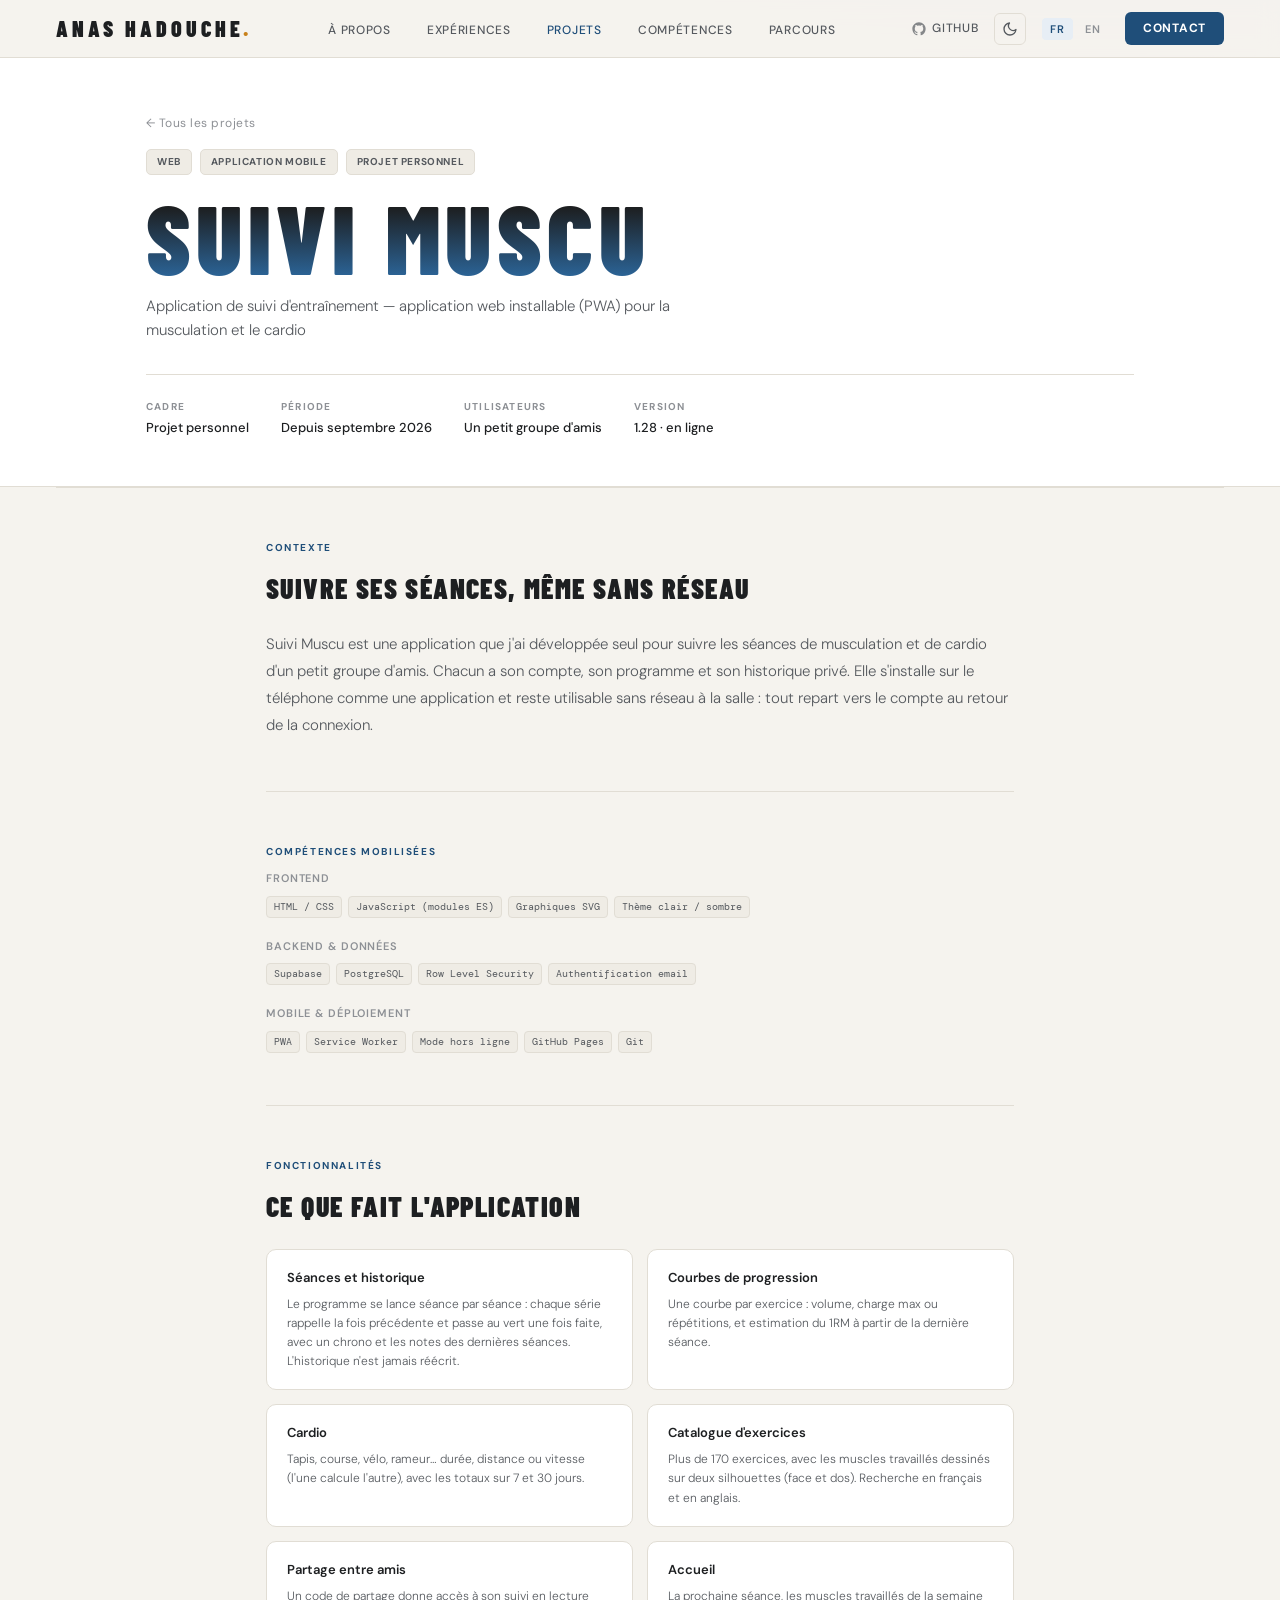
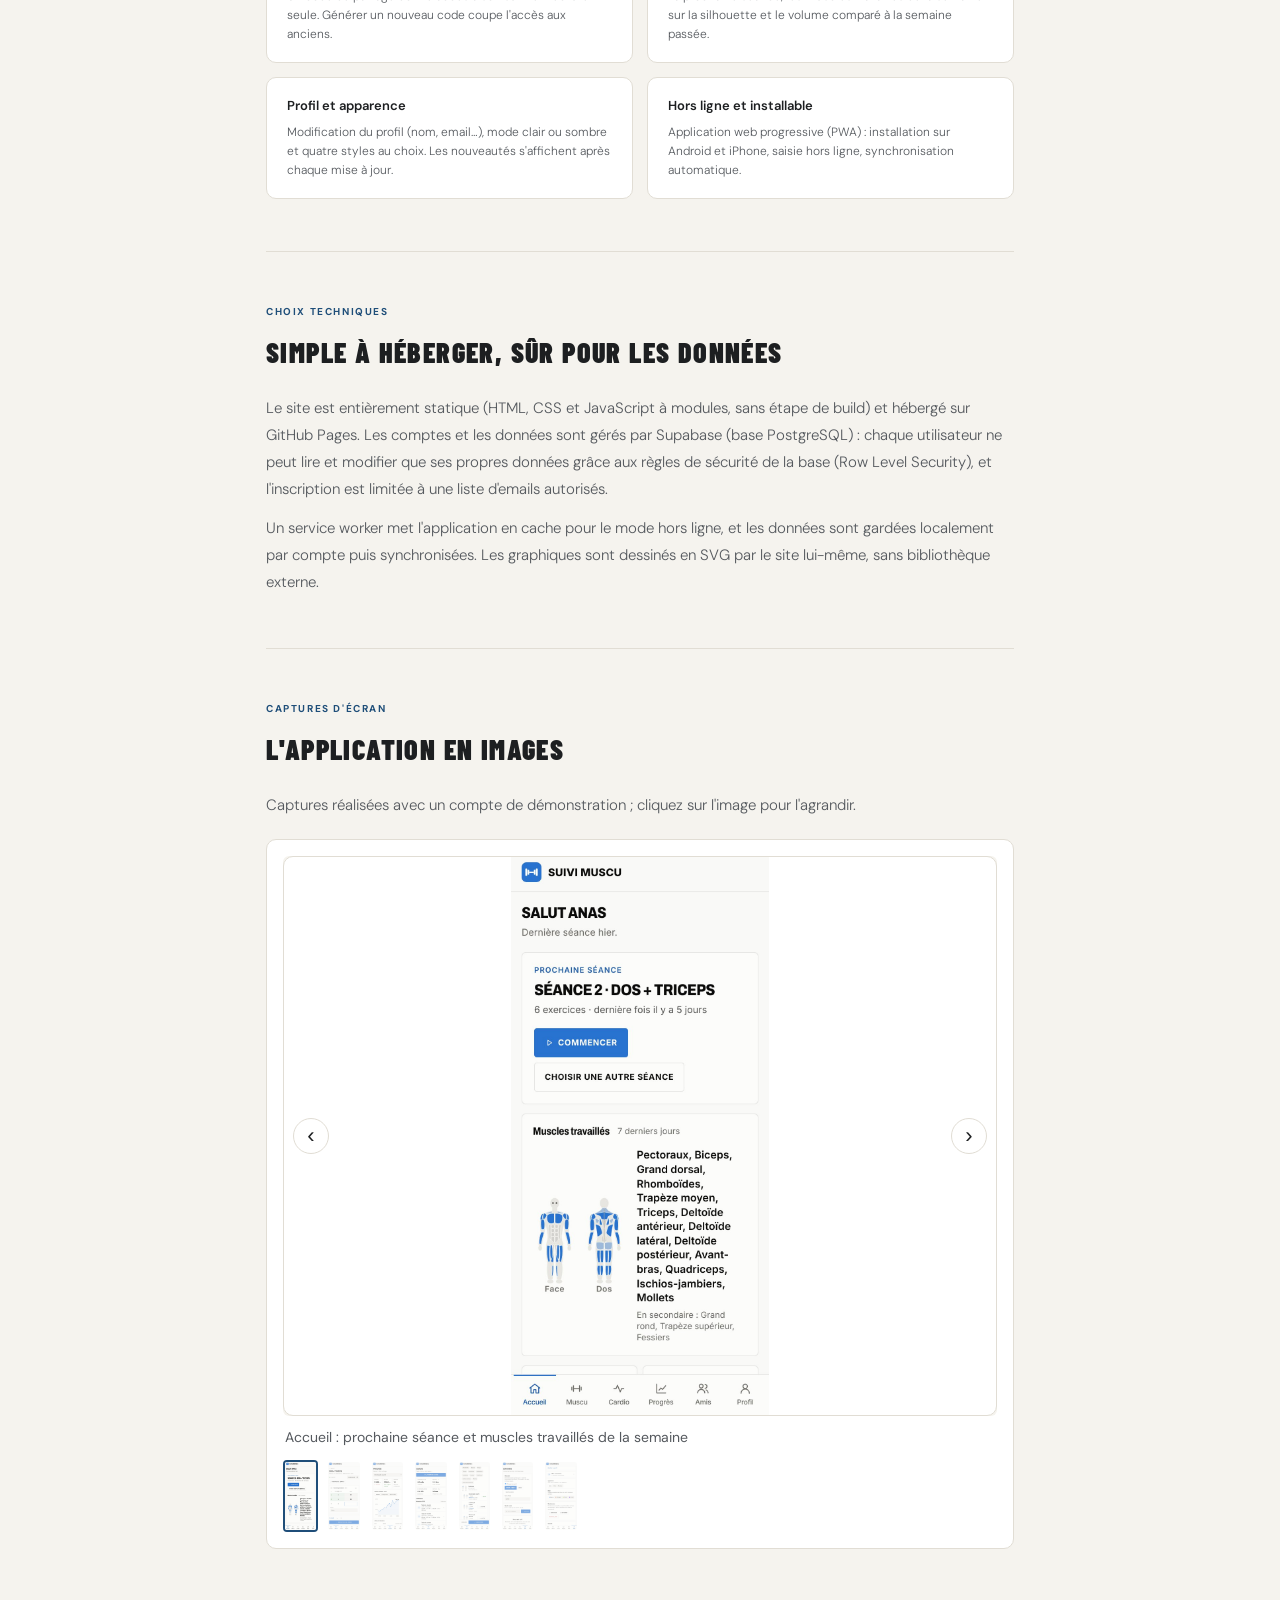
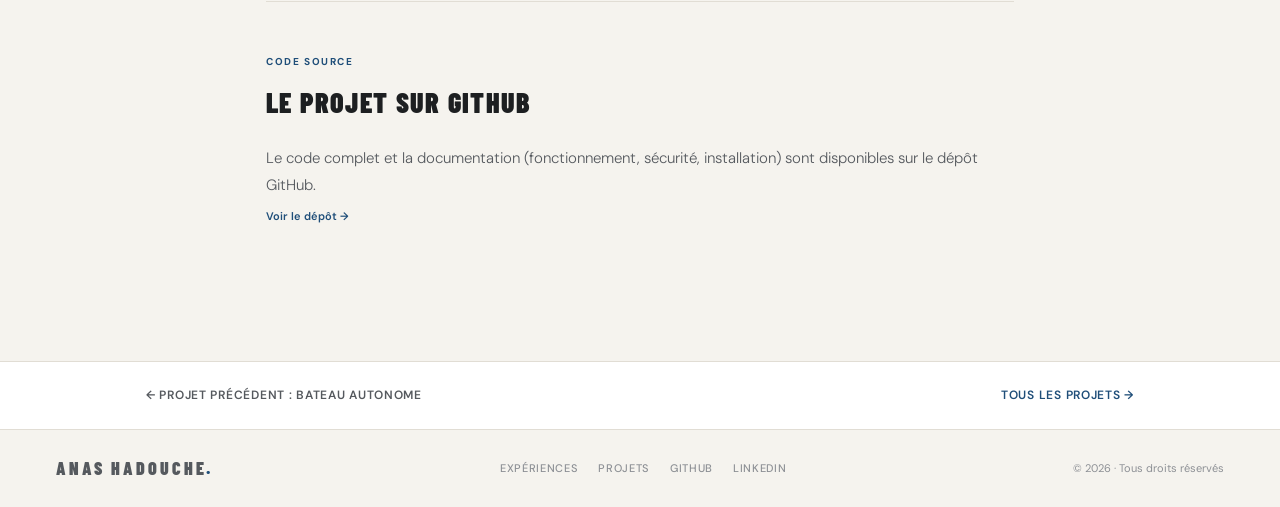
<file: docs/projects/suivi-muscu.html>
<!DOCTYPE html>
<html lang="fr">
<head>
  <meta charset="UTF-8">
  <meta name="viewport" content="width=device-width, initial-scale=1.0">
  <meta name="description" content="Suivi Muscu — application web de suivi de musculation et de cardio, projet personnel d'Anas Hadouche.">
  <title>Suivi Muscu — Anas Hadouche</title>
  <link rel="stylesheet" href="../assets/style.css?v=202611180932">
  <link rel="stylesheet" href="../assets/project.css?v=202611180932">
  <script src="../assets/theme.js?v=202611180932"></script>
</head>
<body>

<nav>
  <a href="../index.html" class="nav-logo">ANAS HADOUCHE<em>.</em></a>
  <ul class="nav-links">
    <li><a href="../index.html#about"    data-fr="À propos"    data-en="About">À propos</a></li>
    <li><a href="../experiences.html" data-fr="Expériences" data-en="Experience">Expériences</a></li>
    <li><a href="../projects.html"       data-fr="Projets"     data-en="Projects" style="color:var(--accent)">Projets</a></li>
    <li><a href="../index.html#skills"   data-fr="Compétences" data-en="Skills">Compétences</a></li>
    <li><a href="../index.html#parcours" data-fr="Parcours"    data-en="Background">Parcours</a></li>
  </ul>
  <div class="nav-right">
    <a href="https://github.com/Anas31317" target="_blank" rel="noopener" class="nav-gh">
      <svg width="16" height="16" viewBox="0 0 24 24" fill="currentColor" aria-hidden="true"><path d="M12 2C6.477 2 2 6.477 2 12c0 4.418 2.865 8.166 6.839 9.489.5.092.682-.217.682-.482 0-.237-.009-.868-.013-1.703-2.782.604-3.369-1.342-3.369-1.342-.454-1.154-1.11-1.462-1.11-1.462-.908-.62.069-.608.069-.608 1.003.07 1.531 1.03 1.531 1.03.892 1.529 2.341 1.087 2.91.832.092-.647.35-1.088.636-1.338-2.22-.253-4.555-1.11-4.555-4.943 0-1.091.39-1.984 1.029-2.683-.103-.253-.446-1.27.098-2.647 0 0 .84-.269 2.75 1.025A9.578 9.578 0 0 1 12 6.836a9.59 9.59 0 0 1 2.504.337c1.909-1.294 2.747-1.025 2.747-1.025.546 1.377.202 2.394.1 2.647.64.699 1.028 1.592 1.028 2.683 0 3.842-2.339 4.687-4.566 4.935.359.309.678.919.678 1.852 0 1.336-.012 2.415-.012 2.743 0 .267.18.578.688.48C19.138 20.163 22 16.418 22 12c0-5.523-4.477-10-10-10z"/></svg>
      GitHub
    </a>
    <button class="nav-theme" type="button" onclick="toggleTheme()" aria-label="Mode clair ou sombre" title="Mode clair / sombre">
      <svg class="i-moon" width="16" height="16" viewBox="0 0 24 24" fill="none" stroke="currentColor" stroke-width="2" stroke-linecap="round" stroke-linejoin="round" aria-hidden="true"><path d="M21 12.8A9 9 0 1 1 11.2 3a7 7 0 0 0 9.8 9.8z"/></svg>
      <svg class="i-sun" width="16" height="16" viewBox="0 0 24 24" fill="none" stroke="currentColor" stroke-width="2" stroke-linecap="round" stroke-linejoin="round" aria-hidden="true"><circle cx="12" cy="12" r="4"/><path d="M12 2v2M12 20v2M4.9 4.9l1.4 1.4M17.7 17.7l1.4 1.4M2 12h2M20 12h2M4.9 19.1l1.4-1.4M17.7 6.3l1.4-1.4"/></svg>
    </button>
    <div class="nav-lang">
      <button class="active" onclick="setLang('fr')">FR</button>
      <button onclick="setLang('en')">EN</button>
    </div>
    <a href="../index.html#contact" class="nav-cta" data-fr="Contact" data-en="Contact">Contact</a>
  </div>
</nav>


<!-- ══ HERO PROJET ══ -->
<div class="proj-hero">
  <div class="proj-hero-inner">
    <a href="../projects.html" class="breadcrumb" data-fr="← Tous les projets" data-en="← All projects">← Tous les projets</a>
    <div class="proj-hero-tags">
      <span class="tag">Web</span>
      <span class="tag" data-fr="Application mobile" data-en="Mobile app">Application mobile</span>
      <span class="tag" data-fr="Projet personnel" data-en="Personal project">Projet personnel</span>
    </div>
    <h1 class="proj-hero-title" data-fr="Suivi Muscu" data-en="Suivi Muscu">Suivi Muscu</h1>
    <p class="proj-hero-sub" data-fr="Application de suivi d'entraînement — application web installable (PWA) pour la musculation et le cardio" data-en="Workout tracking app — installable web app (PWA) for weight training and cardio">Application de suivi d'entraînement — application web installable (PWA) pour la musculation et le cardio</p>
    <div class="proj-hero-meta">
      <div class="proj-meta-item">
        <span class="proj-meta-label" data-fr="Cadre" data-en="Setting">Cadre</span>
        <span class="proj-meta-val" data-fr="Projet personnel" data-en="Personal project">Projet personnel</span>
      </div>
      <div class="proj-meta-item">
        <span class="proj-meta-label" data-fr="Période" data-en="Period">Période</span>
        <span class="proj-meta-val" data-fr="Depuis septembre 2026" data-en="Since September 2026">Depuis septembre 2026</span>
      </div>
      <div class="proj-meta-item">
        <span class="proj-meta-label" data-fr="Utilisateurs" data-en="Users">Utilisateurs</span>
        <span class="proj-meta-val" data-fr="Un petit groupe d'amis" data-en="A small group of friends">Un petit groupe d'amis</span>
      </div>
      <div class="proj-meta-item">
        <span class="proj-meta-label" data-fr="Version" data-en="Version">Version</span>
        <span class="proj-meta-val" data-fr="1.28 · en ligne" data-en="1.28 · live">1.28 · en ligne</span>
      </div>
    </div>
  </div>
</div>

<hr class="full-divider">

<div class="proj-body">

  <!-- Contexte -->
  <section class="proj-section">
    <div class="proj-section-label" data-fr="Contexte" data-en="Context">Contexte</div>
    <h2 class="proj-section-title" data-fr="Suivre ses séances, même sans réseau" data-en="Tracking workouts, even offline">Suivre ses séances, même sans réseau</h2>
    <p class="proj-text" data-fr="Suivi Muscu est une application que j'ai développée seul pour suivre les séances de musculation et de cardio d'un petit groupe d'amis. Chacun a son compte, son programme et son historique privé. Elle s'installe sur le téléphone comme une application et reste utilisable sans réseau à la salle : tout repart vers le compte au retour de la connexion." data-en="Suivi Muscu is an app I built on my own to track the weight training and cardio sessions of a small group of friends. Everyone has their own account, programme and private history. It installs on a phone like an app and keeps working without a connection at the gym: everything syncs back to the account once online.">Suivi Muscu est une application que j'ai développée seul pour suivre les séances de musculation et de cardio d'un petit groupe d'amis. Chacun a son compte, son programme et son historique privé. Elle s'installe sur le téléphone comme une application et reste utilisable sans réseau à la salle : tout repart vers le compte au retour de la connexion.</p>
  </section>

  <hr class="proj-divider">

  <!-- Compétences -->
  <section class="proj-section">
    <div class="proj-section-label" data-fr="Compétences mobilisées" data-en="Skills applied">Compétences mobilisées</div>
    <div class="proj-stack-grid">
      <div class="proj-stack-group">
        <div class="proj-stack-group-title">Frontend</div>
        <div class="proj-chips">
          <span class="stack-chip">HTML / CSS</span> <span class="stack-chip" data-fr="JavaScript (modules ES)" data-en="JavaScript (ES modules)">JavaScript (modules ES)</span> <span class="stack-chip" data-fr="Graphiques SVG" data-en="SVG charts">Graphiques SVG</span> <span class="stack-chip" data-fr="Thème clair / sombre" data-en="Light / dark theme">Thème clair / sombre</span>
        </div>
      </div>
      <div class="proj-stack-group">
        <div class="proj-stack-group-title" data-fr="Backend &amp; données" data-en="Backend &amp; data">Backend &amp; données</div>
        <div class="proj-chips">
          <span class="stack-chip">Supabase</span> <span class="stack-chip">PostgreSQL</span> <span class="stack-chip">Row Level Security</span> <span class="stack-chip" data-fr="Authentification email" data-en="Email authentication">Authentification email</span>
        </div>
      </div>
      <div class="proj-stack-group">
        <div class="proj-stack-group-title" data-fr="Mobile &amp; déploiement" data-en="Mobile &amp; deployment">Mobile &amp; déploiement</div>
        <div class="proj-chips">
          <span class="stack-chip">PWA</span> <span class="stack-chip">Service Worker</span> <span class="stack-chip" data-fr="Mode hors ligne" data-en="Offline mode">Mode hors ligne</span> <span class="stack-chip">GitHub Pages</span> <span class="stack-chip">Git</span>
        </div>
      </div>
    </div>
  </section>

  <hr class="proj-divider">

  <!-- Fonctionnalités -->
  <section class="proj-section">
    <div class="proj-section-label" data-fr="Fonctionnalités" data-en="Features">Fonctionnalités</div>
    <h2 class="proj-section-title" data-fr="Ce que fait l'application" data-en="What the app does">Ce que fait l'application</h2>
    <div class="proj-features">
      <div class="proj-feature">
        <div class="proj-feature-title" data-fr="Séances et historique" data-en="Sessions and history">Séances et historique</div>
        <p class="proj-feature-desc" data-fr="Le programme se lance séance par séance : chaque série rappelle la fois précédente et passe au vert une fois faite, avec un chrono et les notes des dernières séances. L'historique n'est jamais réécrit." data-en="The programme runs session by session: each set shows the previous time and turns green once done, with a stopwatch and the notes from recent sessions. History is never rewritten.">Le programme se lance séance par séance : chaque série rappelle la fois précédente et passe au vert une fois faite, avec un chrono et les notes des dernières séances. L'historique n'est jamais réécrit.</p>
      </div>
      <div class="proj-feature">
        <div class="proj-feature-title" data-fr="Courbes de progression" data-en="Progress charts">Courbes de progression</div>
        <p class="proj-feature-desc" data-fr="Une courbe par exercice : volume, charge max ou répétitions, et estimation du 1RM à partir de la dernière séance." data-en="One chart per exercise: volume, max load or reps, and a 1RM estimate from the last session.">Une courbe par exercice : volume, charge max ou répétitions, et estimation du 1RM à partir de la dernière séance.</p>
      </div>
      <div class="proj-feature">
        <div class="proj-feature-title" data-fr="Cardio" data-en="Cardio">Cardio</div>
        <p class="proj-feature-desc" data-fr="Tapis, course, vélo, rameur… durée, distance ou vitesse (l'une calcule l'autre), avec les totaux sur 7 et 30 jours." data-en="Treadmill, running, cycling, rowing… duration, distance or speed (one computes the other), with 7- and 30-day totals.">Tapis, course, vélo, rameur… durée, distance ou vitesse (l'une calcule l'autre), avec les totaux sur 7 et 30 jours.</p>
      </div>
      <div class="proj-feature">
        <div class="proj-feature-title" data-fr="Catalogue d'exercices" data-en="Exercise catalogue">Catalogue d'exercices</div>
        <p class="proj-feature-desc" data-fr="Plus de 170 exercices, avec les muscles travaillés dessinés sur deux silhouettes (face et dos). Recherche en français et en anglais." data-en="Over 170 exercises, with the muscles worked drawn on two body diagrams (front and back). Search in French and English.">Plus de 170 exercices, avec les muscles travaillés dessinés sur deux silhouettes (face et dos). Recherche en français et en anglais.</p>
      </div>
      <div class="proj-feature">
        <div class="proj-feature-title" data-fr="Partage entre amis" data-en="Sharing with friends">Partage entre amis</div>
        <p class="proj-feature-desc" data-fr="Un code de partage donne accès à son suivi en lecture seule. Générer un nouveau code coupe l'accès aux anciens." data-en="A share code gives read-only access to one's progress. Generating a new code revokes the old ones.">Un code de partage donne accès à son suivi en lecture seule. Générer un nouveau code coupe l'accès aux anciens.</p>
      </div>
      <div class="proj-feature">
        <div class="proj-feature-title" data-fr="Accueil" data-en="Home">Accueil</div>
        <p class="proj-feature-desc" data-fr="La prochaine séance, les muscles travaillés de la semaine sur la silhouette et le volume comparé à la semaine passée." data-en="The next session, the muscles worked this week on the body diagram, and the volume compared with last week.">La prochaine séance, les muscles travaillés de la semaine sur la silhouette et le volume comparé à la semaine passée.</p>
      </div>
      <div class="proj-feature">
        <div class="proj-feature-title" data-fr="Profil et apparence" data-en="Profile and appearance">Profil et apparence</div>
        <p class="proj-feature-desc" data-fr="Modification du profil (nom, email…), mode clair ou sombre et quatre styles au choix. Les nouveautés s'affichent après chaque mise à jour." data-en="Profile editing (name, email…), light or dark mode and four styles to choose from. What's new is shown after each update.">Modification du profil (nom, email…), mode clair ou sombre et quatre styles au choix. Les nouveautés s'affichent après chaque mise à jour.</p>
      </div>
      <div class="proj-feature">
        <div class="proj-feature-title" data-fr="Hors ligne et installable" data-en="Offline and installable">Hors ligne et installable</div>
        <p class="proj-feature-desc" data-fr="Application web progressive (PWA) : installation sur Android et iPhone, saisie hors ligne, synchronisation automatique." data-en="Progressive web app (PWA): installs on Android and iPhone, offline input, automatic sync.">Application web progressive (PWA) : installation sur Android et iPhone, saisie hors ligne, synchronisation automatique.</p>
      </div>
    </div>
  </section>

  <hr class="proj-divider">

  <!-- Choix techniques -->
  <section class="proj-section">
    <div class="proj-section-label" data-fr="Choix techniques" data-en="Technical choices">Choix techniques</div>
    <h2 class="proj-section-title" data-fr="Simple à héberger, sûr pour les données" data-en="Easy to host, safe for data">Simple à héberger, sûr pour les données</h2>
    <p class="proj-text" data-fr="Le site est entièrement statique (HTML, CSS et JavaScript à modules, sans étape de build) et hébergé sur GitHub Pages. Les comptes et les données sont gérés par Supabase (base PostgreSQL) : chaque utilisateur ne peut lire et modifier que ses propres données grâce aux règles de sécurité de la base (Row Level Security), et l'inscription est limitée à une liste d'emails autorisés." data-en="The site is fully static (HTML, CSS and modular JavaScript, no build step) and hosted on GitHub Pages. Accounts and data are handled by Supabase (PostgreSQL database): each user can only read and change their own data thanks to the database security rules (Row Level Security), and sign-up is restricted to an allow-list of emails.">Le site est entièrement statique (HTML, CSS et JavaScript à modules, sans étape de build) et hébergé sur GitHub Pages. Les comptes et les données sont gérés par Supabase (base PostgreSQL) : chaque utilisateur ne peut lire et modifier que ses propres données grâce aux règles de sécurité de la base (Row Level Security), et l'inscription est limitée à une liste d'emails autorisés.</p>
    <p class="proj-text" style="margin-top:12px" data-fr="Un service worker met l'application en cache pour le mode hors ligne, et les données sont gardées localement par compte puis synchronisées. Les graphiques sont dessinés en SVG par le site lui-même, sans bibliothèque externe." data-en="A service worker caches the app for offline use, and data is stored locally per account then synced. Charts are drawn in SVG by the site itself, with no external library.">Un service worker met l'application en cache pour le mode hors ligne, et les données sont gardées localement par compte puis synchronisées. Les graphiques sont dessinés en SVG par le site lui-même, sans bibliothèque externe.</p>
  </section>


  <hr class="proj-divider">

  <!-- Captures -->
  <section class="proj-section">
    <div class="proj-section-label" data-fr="Captures d'écran" data-en="Screenshots">Captures d'écran</div>
    <h2 class="proj-section-title" data-fr="L'application en images" data-en="The app in images">L'application en images</h2>
    <p class="proj-text" data-fr="Captures réalisées avec un compte de démonstration ; cliquez sur l'image pour l'agrandir." data-en="Screenshots taken with a demo account; click the image to enlarge it.">Captures réalisées avec un compte de démonstration ; cliquez sur l'image pour l'agrandir.</p>
    <div class="tbv tbv-phone">
      <script type="application/json" class="tbv-data">[[{"src": "../assets/img/muscu/muscu_accueil.jpg", "fr": "Accueil : prochaine séance et muscles travaillés de la semaine", "en": "Home: next session and muscles worked this week"}, {"src": "../assets/img/muscu/muscu_seance.jpg", "fr": "Séance en cours : séries faites en vert, chrono en bas", "en": "Session in progress: completed sets in green, stopwatch at the bottom"}, {"src": "../assets/img/muscu/muscu_progression.jpg", "fr": "Progrès : une courbe par exercice (volume, charge max, reps)", "en": "Progress: one chart per exercise (volume, max load, reps)"}, {"src": "../assets/img/muscu/muscu_cardio.jpg", "fr": "Cardio : durée, distance, vitesse et historique", "en": "Cardio: duration, distance, speed and history"}, {"src": "../assets/img/muscu/muscu_catalogue.jpg", "fr": "Catalogue de 170 exercices avec les muscles travaillés", "en": "Catalogue of 170 exercises with the muscles worked"}, {"src": "../assets/img/muscu/muscu_amis.jpg", "fr": "Partage du suivi avec un code, en lecture seule", "en": "Sharing progress with a code, read-only"}, {"src": "../assets/img/muscu/muscu_profil.jpg", "fr": "Profil : apparence et quatre styles au choix", "en": "Profile: appearance and four styles to choose from"}]]</script>
      <div class="tbv-tabs"></div>
      <div class="tbv-stage">
        <button class="tbv-arrow prev" aria-label="Précédente">&#8249;</button>
        <img class="tbv-main proj-gallery-img-web" src="../assets/img/muscu/muscu_accueil.jpg" alt="Accueil : prochaine séance et muscles travaillés de la semaine">
        <button class="tbv-arrow next" aria-label="Suivante">&#8250;</button>
      </div>
      <div class="tbv-caption">Accueil : prochaine séance et muscles travaillés de la semaine</div>
      <div class="tbv-thumbs"></div>
    </div>
  </section>

  <hr class="proj-divider">

  <!-- Code source -->
  <section class="proj-section">
    <div class="proj-section-label" data-fr="Code source" data-en="Source code">Code source</div>
    <h2 class="proj-section-title" data-fr="Le projet sur GitHub" data-en="The project on GitHub">Le projet sur GitHub</h2>
    <p class="proj-text" data-fr="Le code complet et la documentation (fonctionnement, sécurité, installation) sont disponibles sur le dépôt GitHub." data-en="The full code and documentation (how it works, security, setup) are available on the GitHub repository.">Le code complet et la documentation (fonctionnement, sécurité, installation) sont disponibles sur le dépôt GitHub.</p>
    <p class="proj-text"><a href="https://github.com/Anas31317/anas_suivi_muscu" target="_blank" rel="noopener" class="tl-link" data-fr="Voir le dépôt →" data-en="See repository →">Voir le dépôt →</a></p>
  </section>

</div>

<div class="proj-nav">
  <div class="proj-nav-inner">
    <a href="bateau.html" class="proj-nav-back" data-fr="← Projet précédent : Bateau autonome" data-en="← Previous project: Autonomous Boat">← Projet précédent : Bateau autonome</a>
    <a href="../projects.html" class="proj-nav-next" data-fr="Tous les projets →" data-en="All projects →">Tous les projets →</a>
  </div>
</div>

<footer>
  <div class="footer-logo">ANAS HADOUCHE<span>.</span></div>
  <div class="footer-links">
    <a href="../experiences.html" class="footer-gh" data-fr="Expériences" data-en="Experience">Expériences</a>
    <a href="../projects.html" class="footer-gh" data-fr="Projets" data-en="Projects">Projets</a>
    <a href="https://github.com/Anas31317" target="_blank" rel="noopener" class="footer-gh">GitHub</a>
    <a href="https://www.linkedin.com/in/anas-hadouche/" target="_blank" rel="noopener" class="footer-gh">LinkedIn</a>
  </div>
  <div class="footer-copy" data-fr="© 2026 · Tous droits réservés" data-en="© 2026 · All rights reserved">© 2026 · Tous droits réservés</div>
</footer>

<script>
  let currentLang = 'fr';
  function setLang(lang) {
    currentLang = lang;
    document.querySelectorAll('[data-' + lang + ']').forEach(el => {
      el.textContent = el.getAttribute('data-' + lang);
    });
    document.querySelectorAll('.nav-lang button').forEach(btn => {
      btn.classList.toggle('active', btn.textContent.toLowerCase() === lang);
    });
    document.documentElement.lang = lang;
  }
  setLang('fr');


  document.querySelectorAll('.proj-gallery-img, .proj-gallery-img-web').forEach(img => {
    img.style.cursor = 'zoom-in';
    img.addEventListener('click', () => {
      const lb = document.createElement('div');
      lb.className = 'lightbox';
      lb.innerHTML = `<img src="${img.src}" alt="${img.alt}">`;
      lb.addEventListener('click', () => lb.remove());
      document.addEventListener('keydown', e => { if (e.key === 'Escape') lb.remove(); }, { once: true });
      document.body.appendChild(lb);
    });
  });
</script>

<script src="../assets/viewer.js?v=202611180932"></script>
</body>
</html>
</file>
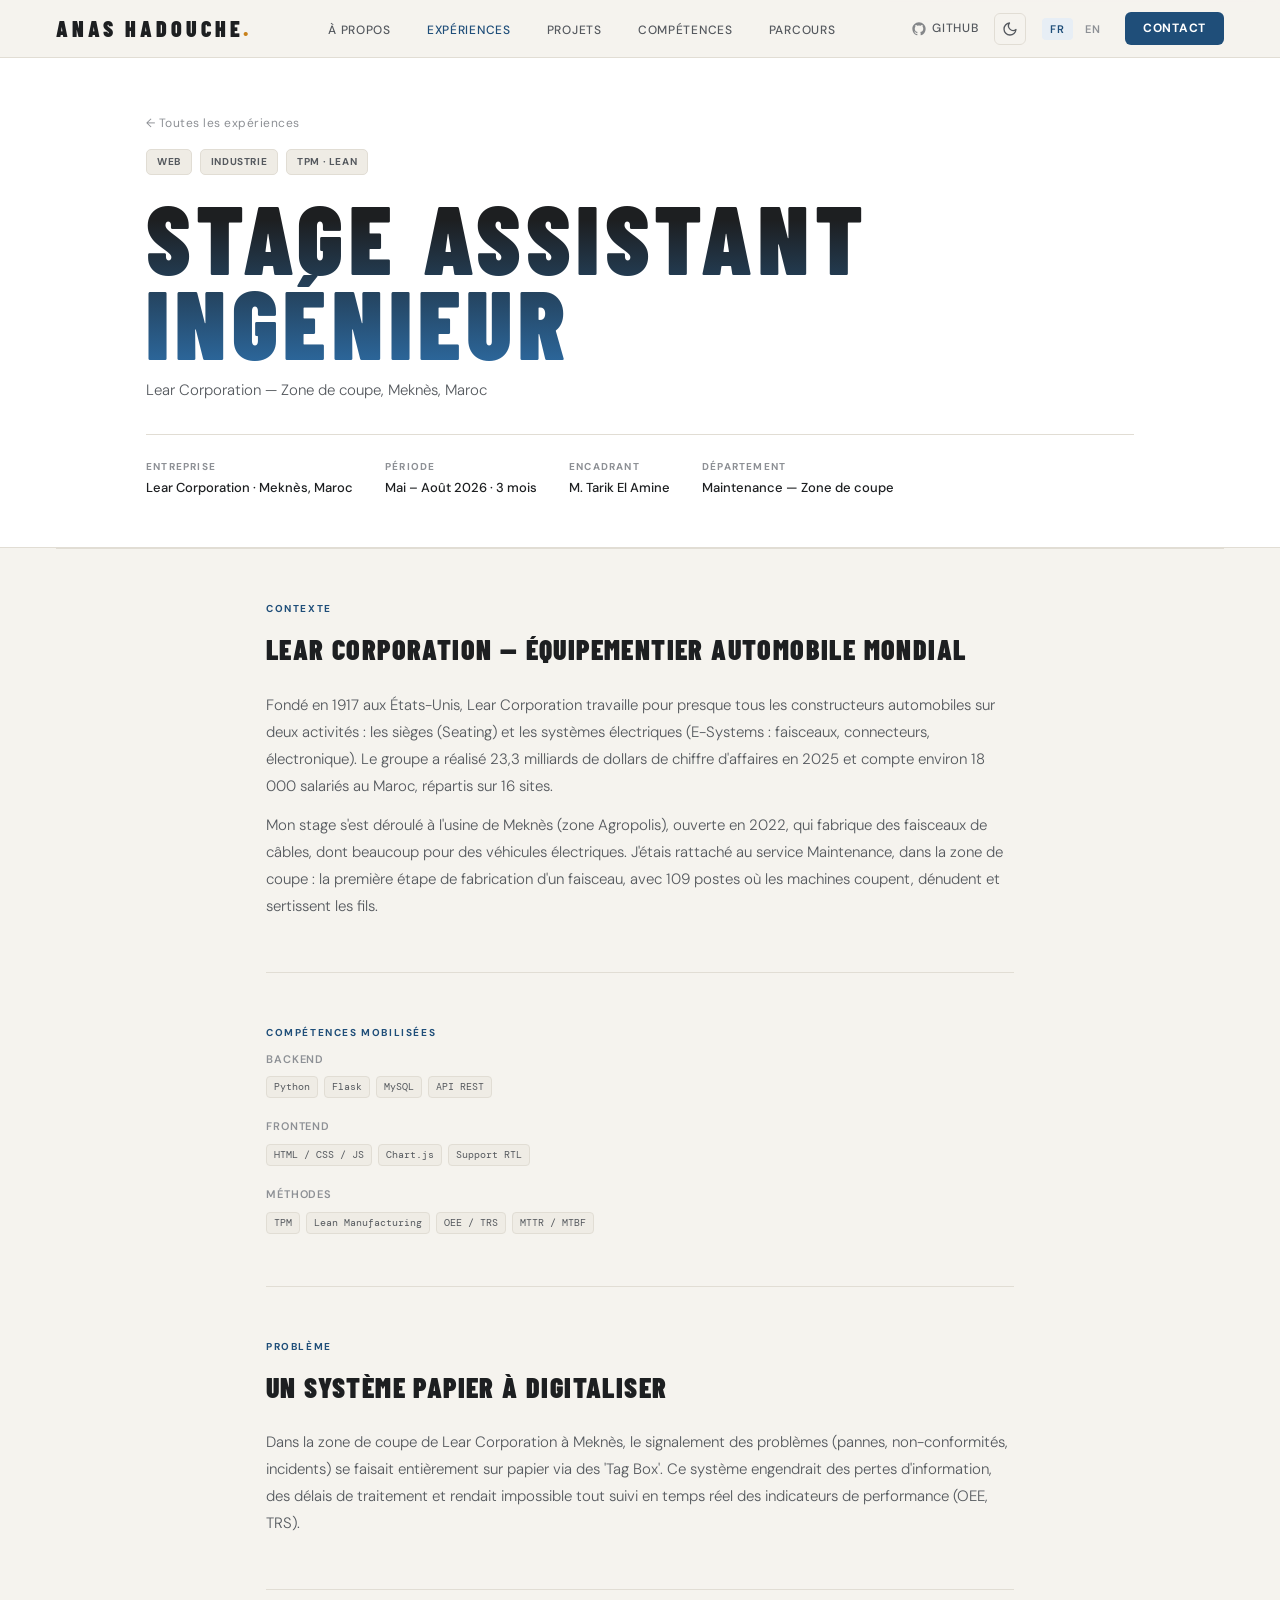
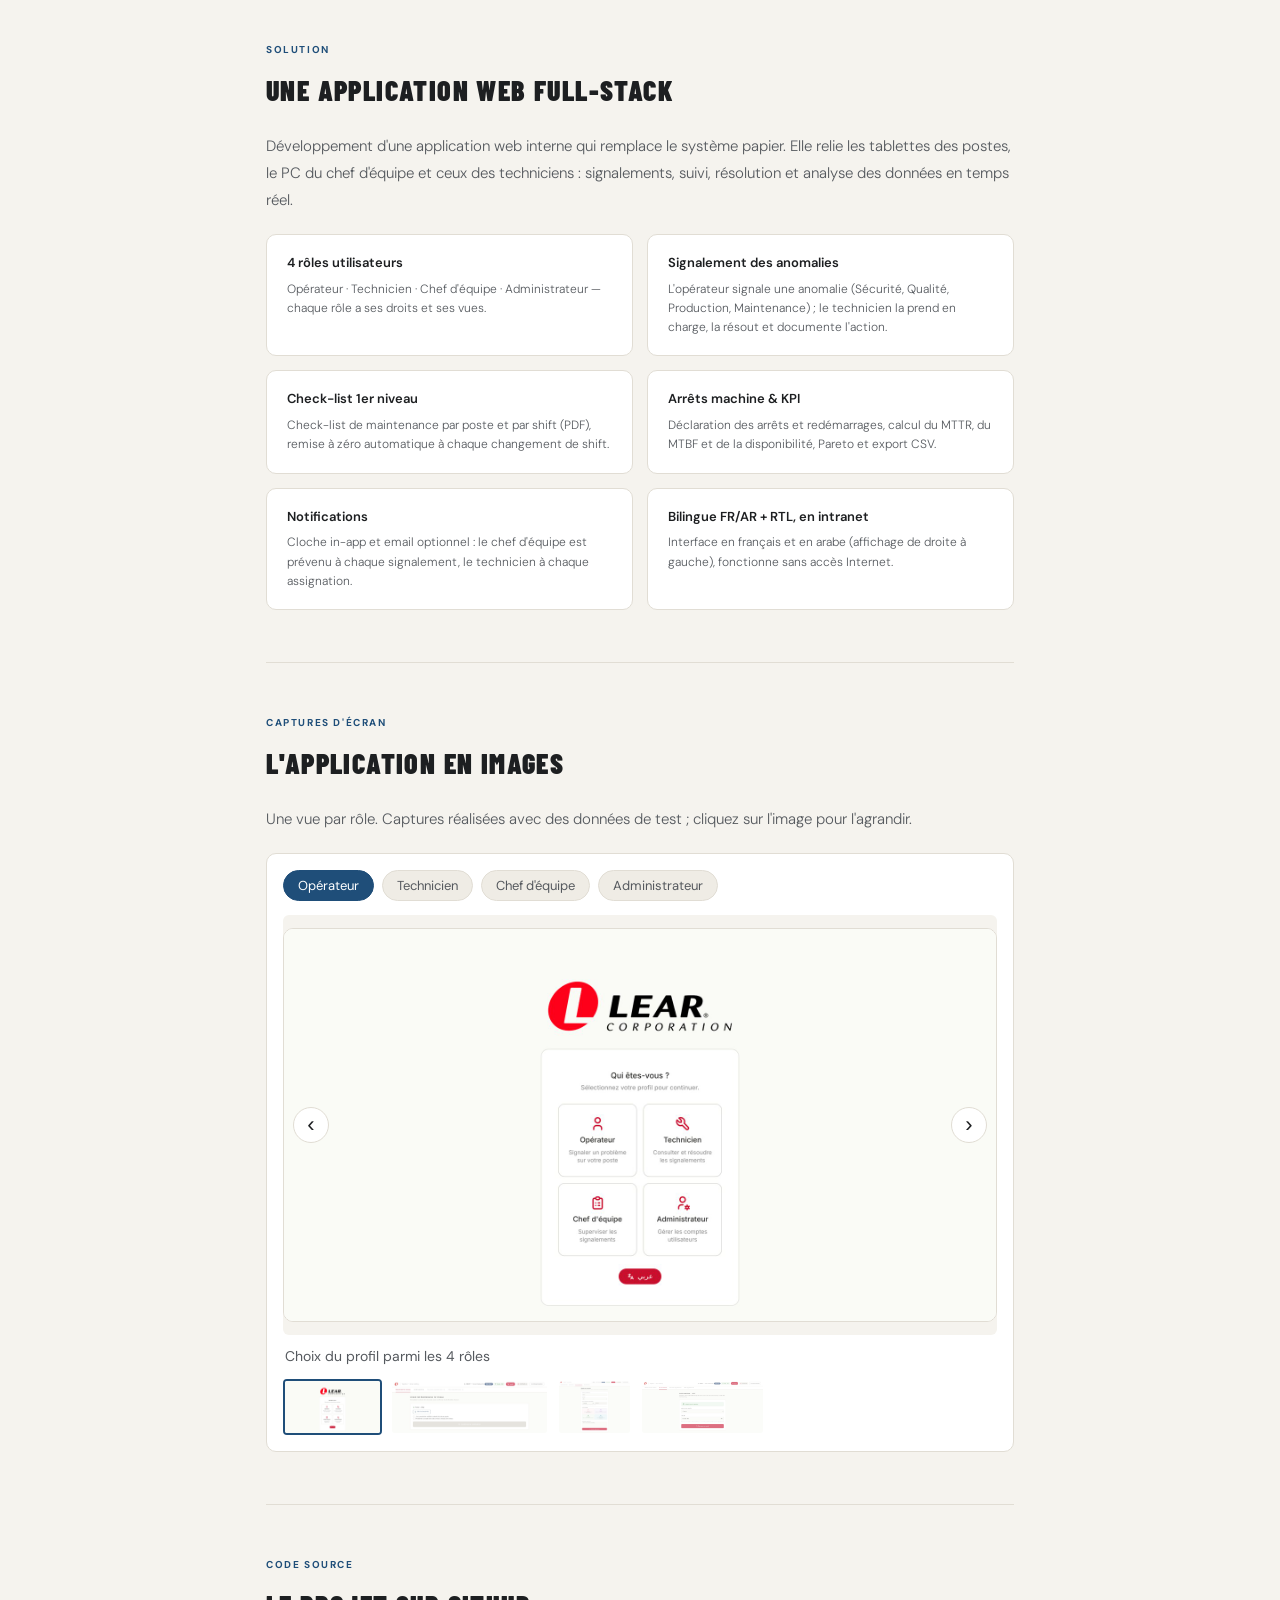
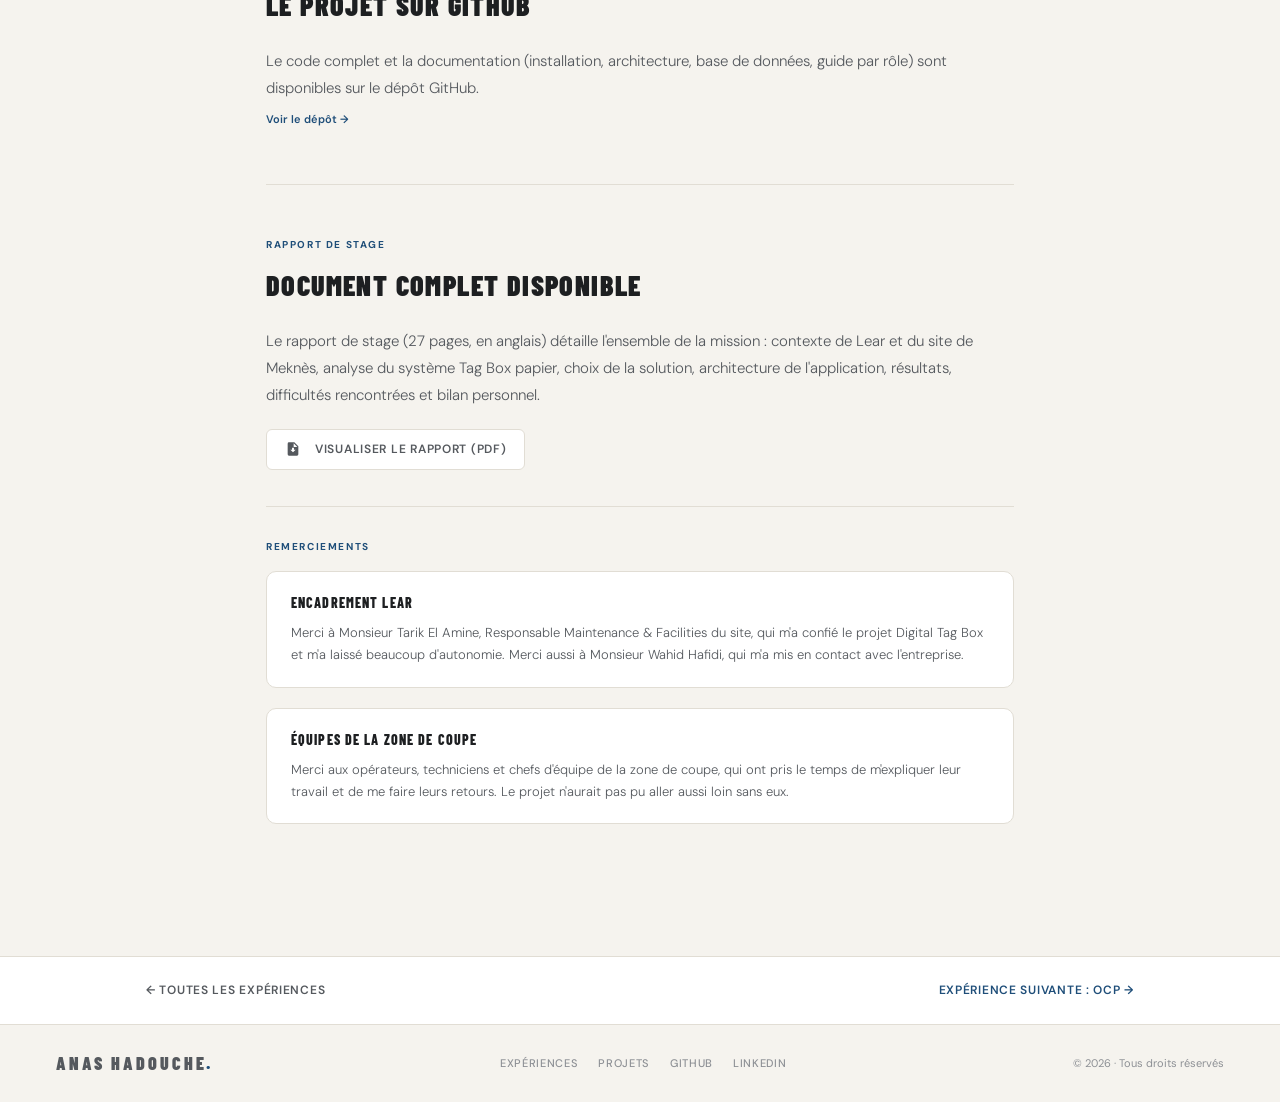
<file: docs/projects/tag-box.html>
<!DOCTYPE html>
<html lang="fr">
<head>
  <meta charset="UTF-8">
  <meta name="viewport" content="width=device-width, initial-scale=1.0">
  <meta name="description" content="Stage assistant ingénieur — Lear Corporation, Meknès : digitalisation du Tag Box de maintenance (TPM).">
  <title>Lear Corporation — Anas Hadouche</title>
  <link rel="stylesheet" href="../assets/style.css?v=202611180932">
  <link rel="stylesheet" href="../assets/project.css?v=202611180932">
  <script src="../assets/theme.js?v=202611180932"></script>
</head>
<body>

<nav>
  <a href="../index.html" class="nav-logo">ANAS HADOUCHE<em>.</em></a>
  <ul class="nav-links">
    <li><a href="../index.html#about"    data-fr="À propos"    data-en="About">À propos</a></li>
    <li><a href="../experiences.html" data-fr="Expériences" data-en="Experience" style="color:var(--accent)">Expériences</a></li>
    <li><a href="../projects.html"       data-fr="Projets"     data-en="Projects">Projets</a></li>
    <li><a href="../index.html#skills"   data-fr="Compétences" data-en="Skills">Compétences</a></li>
    <li><a href="../index.html#parcours" data-fr="Parcours"    data-en="Background">Parcours</a></li>
  </ul>
  <div class="nav-right">
    <a href="https://github.com/Anas31317" target="_blank" rel="noopener" class="nav-gh">
      <svg width="16" height="16" viewBox="0 0 24 24" fill="currentColor" aria-hidden="true"><path d="M12 2C6.477 2 2 6.477 2 12c0 4.418 2.865 8.166 6.839 9.489.5.092.682-.217.682-.482 0-.237-.009-.868-.013-1.703-2.782.604-3.369-1.342-3.369-1.342-.454-1.154-1.11-1.462-1.11-1.462-.908-.62.069-.608.069-.608 1.003.07 1.531 1.03 1.531 1.03.892 1.529 2.341 1.087 2.91.832.092-.647.35-1.088.636-1.338-2.22-.253-4.555-1.11-4.555-4.943 0-1.091.39-1.984 1.029-2.683-.103-.253-.446-1.27.098-2.647 0 0 .84-.269 2.75 1.025A9.578 9.578 0 0 1 12 6.836a9.59 9.59 0 0 1 2.504.337c1.909-1.294 2.747-1.025 2.747-1.025.546 1.377.202 2.394.1 2.647.64.699 1.028 1.592 1.028 2.683 0 3.842-2.339 4.687-4.566 4.935.359.309.678.919.678 1.852 0 1.336-.012 2.415-.012 2.743 0 .267.18.578.688.48C19.138 20.163 22 16.418 22 12c0-5.523-4.477-10-10-10z"/></svg>
      GitHub
    </a>
    <button class="nav-theme" type="button" onclick="toggleTheme()" aria-label="Mode clair ou sombre" title="Mode clair / sombre">
      <svg class="i-moon" width="16" height="16" viewBox="0 0 24 24" fill="none" stroke="currentColor" stroke-width="2" stroke-linecap="round" stroke-linejoin="round" aria-hidden="true"><path d="M21 12.8A9 9 0 1 1 11.2 3a7 7 0 0 0 9.8 9.8z"/></svg>
      <svg class="i-sun" width="16" height="16" viewBox="0 0 24 24" fill="none" stroke="currentColor" stroke-width="2" stroke-linecap="round" stroke-linejoin="round" aria-hidden="true"><circle cx="12" cy="12" r="4"/><path d="M12 2v2M12 20v2M4.9 4.9l1.4 1.4M17.7 17.7l1.4 1.4M2 12h2M20 12h2M4.9 19.1l1.4-1.4M17.7 6.3l1.4-1.4"/></svg>
    </button>
    <div class="nav-lang">
      <button class="active" onclick="setLang('fr')">FR</button>
      <button onclick="setLang('en')">EN</button>
    </div>
    <a href="../index.html#contact" class="nav-cta" data-fr="Contact" data-en="Contact">Contact</a>
  </div>
</nav>


<!-- ══ HERO PROJET ══ -->
<div class="proj-hero">
  <div class="proj-hero-inner">
    <a href="../experiences.html" class="breadcrumb" data-fr="← Toutes les expériences" data-en="← All experience">← Toutes les expériences</a>
    <div class="proj-hero-tags">
      <span class="tag">Web</span>
      <span class="tag" data-fr="Industrie" data-en="Industry">Industrie</span>
      <span class="tag">TPM · Lean</span>
    </div>
    <h1 class="proj-hero-title" data-fr="Stage assistant ingénieur" data-en="Assistant Engineer Internship">Stage assistant ingénieur</h1>
    <p class="proj-hero-sub" data-fr="Lear Corporation — Zone de coupe, Meknès, Maroc" data-en="Lear Corporation — Cutting Area, Meknès, Morocco">Lear Corporation — Zone de coupe, Meknès, Maroc</p>
    <div class="proj-hero-meta">
      <div class="proj-meta-item">
        <span class="proj-meta-label" data-fr="Entreprise" data-en="Company">Entreprise</span>
        <span class="proj-meta-val" data-fr="Lear Corporation · Meknès, Maroc" data-en="Lear Corporation · Meknès, Morocco">Lear Corporation · Meknès, Maroc</span>
      </div>
      <div class="proj-meta-item">
        <span class="proj-meta-label" data-fr="Période" data-en="Period">Période</span>
        <span class="proj-meta-val" data-fr="Mai – Août 2026 · 3 mois" data-en="May – August 2026 · 3 months">Mai – Août 2026 · 3 mois</span>
      </div>
      <div class="proj-meta-item">
        <span class="proj-meta-label" data-fr="Encadrant" data-en="Supervisor">Encadrant</span>
        <span class="proj-meta-val" data-fr="M. Tarik El Amine" data-en="Mr Tarik El Amine">M. Tarik El Amine</span>
      </div>
      <div class="proj-meta-item">
        <span class="proj-meta-label" data-fr="Département" data-en="Department">Département</span>
        <span class="proj-meta-val" data-fr="Maintenance — Zone de coupe" data-en="Maintenance — Cutting Area">Maintenance — Zone de coupe</span>
      </div>
    </div>
  </div>
</div>

<hr class="full-divider">


<div class="proj-body">

  <!-- Contexte -->
  <section class="proj-section">
    <div class="proj-section-label" data-fr="Contexte" data-en="Context">Contexte</div>
    <h2 class="proj-section-title" data-fr="Lear Corporation — équipementier automobile mondial" data-en="Lear Corporation — global automotive supplier">Lear Corporation — équipementier automobile mondial</h2>
    <p class="proj-text" data-fr="Fondé en 1917 aux États-Unis, Lear Corporation travaille pour presque tous les constructeurs automobiles sur deux activités : les sièges (Seating) et les systèmes électriques (E-Systems : faisceaux, connecteurs, électronique). Le groupe a réalisé 23,3 milliards de dollars de chiffre d'affaires en 2025 et compte environ 18 000 salariés au Maroc, répartis sur 16 sites." data-en="Founded in 1917 in the United States, Lear Corporation works for almost every carmaker in two businesses: Seating and E-Systems (wiring harnesses, connectors, electronics). The group made 23.3 billion dollars of revenue in 2025 and employs about 18,000 people in Morocco across 16 sites.">Fondé en 1917 aux États-Unis, Lear Corporation travaille pour presque tous les constructeurs automobiles sur deux activités : les sièges (Seating) et les systèmes électriques (E-Systems : faisceaux, connecteurs, électronique). Le groupe a réalisé 23,3 milliards de dollars de chiffre d'affaires en 2025 et compte environ 18 000 salariés au Maroc, répartis sur 16 sites.</p>
    <p class="proj-text" style="margin-top:12px" data-fr="Mon stage s'est déroulé à l'usine de Meknès (zone Agropolis), ouverte en 2022, qui fabrique des faisceaux de câbles, dont beaucoup pour des véhicules électriques. J'étais rattaché au service Maintenance, dans la zone de coupe : la première étape de fabrication d'un faisceau, avec 109 postes où les machines coupent, dénudent et sertissent les fils." data-en="My internship took place at the Meknès plant (Agropolis zone), opened in 2022, which makes wiring harnesses, many of them for electric vehicles. I was part of the Maintenance department, in the Cutting Area: the first step in making a harness, with 109 workstations where machines cut, strip and crimp the wires.">Mon stage s'est déroulé à l'usine de Meknès (zone Agropolis), ouverte en 2022, qui fabrique des faisceaux de câbles, dont beaucoup pour des véhicules électriques. J'étais rattaché au service Maintenance, dans la zone de coupe : la première étape de fabrication d'un faisceau, avec 109 postes où les machines coupent, dénudent et sertissent les fils.</p>
  </section>

  <hr class="proj-divider">

  <!-- Stack -->
  <section class="proj-section">
    <div class="proj-section-label" data-fr="Compétences mobilisées" data-en="Skills applied">Compétences mobilisées</div>
    <div class="proj-stack-grid">
      <div class="proj-stack-group">
        <div class="proj-stack-group-title">Backend</div>
        <div class="proj-chips">
          <span class="stack-chip">Python</span>
          <span class="stack-chip">Flask</span>
          <span class="stack-chip">MySQL</span>
          <span class="stack-chip">API REST</span>
        </div>
      </div>
      <div class="proj-stack-group">
        <div class="proj-stack-group-title">Frontend</div>
        <div class="proj-chips">
          <span class="stack-chip">HTML / CSS / JS</span>
          <span class="stack-chip">Chart.js</span>
          <span class="stack-chip" data-fr="Support RTL" data-en="RTL support">Support RTL</span>
        </div>
      </div>
      <div class="proj-stack-group">
        <div class="proj-stack-group-title" data-fr="Méthodes" data-en="Methods">Méthodes</div>
        <div class="proj-chips">
          <span class="stack-chip">TPM</span>
          <span class="stack-chip">Lean Manufacturing</span>
          <span class="stack-chip">OEE / TRS</span>
          <span class="stack-chip">MTTR / MTBF</span>
        </div>
      </div>
    </div>
  </section>

  <hr class="proj-divider">

  <!-- Problème -->
  <section class="proj-section">
    <div class="proj-section-label" data-fr="Problème" data-en="Problem">Problème</div>
    <h2 class="proj-section-title" data-fr="Un système papier à digitaliser" data-en="A paper system to digitalise">Un système papier à digitaliser</h2>
    <p class="proj-text" data-fr="Dans la zone de coupe de Lear Corporation à Meknès, le signalement des problèmes (pannes, non-conformités, incidents) se faisait entièrement sur papier via des 'Tag Box'. Ce système engendrait des pertes d'information, des délais de traitement et rendait impossible tout suivi en temps réel des indicateurs de performance (OEE, TRS)." data-en="In Lear Corporation's cutting zone in Meknès, problem reporting (breakdowns, non-conformities, incidents) was done entirely on paper via 'Tag Boxes'. This system caused information loss, processing delays, and made real-time tracking of performance indicators (OEE, TRS) impossible.">
      Dans la zone de coupe de Lear Corporation à Meknès, le signalement des problèmes (pannes, non-conformités, incidents) se faisait entièrement sur papier via des "Tag Box". Ce système engendrait des pertes d'information, des délais de traitement et rendait impossible tout suivi en temps réel des indicateurs de performance (OEE, TRS).
    </p>
  </section>

  <hr class="proj-divider">

  <!-- Solution -->
  <section class="proj-section">
    <div class="proj-section-label" data-fr="Solution" data-en="Solution">Solution</div>
    <h2 class="proj-section-title" data-fr="Une application web full-stack" data-en="A full-stack web application">Une application web full-stack</h2>
    <p class="proj-text" data-fr="Développement d'une application web interne qui remplace le système papier. Elle relie les tablettes des postes, le PC du chef d'équipe et ceux des techniciens : signalements, suivi, résolution et analyse des données en temps réel." data-en="Development of an internal web application replacing the paper system. It connects workstation tablets, the team leader's PC and the technicians' PCs: reporting, tracking, resolution and real-time data analysis.">
      Développement d'une application web interne qui remplace le système papier. Elle relie les tablettes des postes, le PC du chef d'équipe et ceux des techniciens : signalements, suivi, résolution et analyse des données en temps réel.
    </p>
    <div class="proj-features">
      <div class="proj-feature">
        <div class="proj-feature-title" data-fr="4 rôles utilisateurs" data-en="4 user roles">4 rôles utilisateurs</div>
        <p class="proj-feature-desc" data-fr="Opérateur · Technicien · Chef d'équipe · Administrateur — chaque rôle a ses droits et ses vues." data-en="Operator · Technician · Team Leader · Admin — each role has its own rights and views.">Opérateur · Technicien · Chef d'équipe · Administrateur — chaque rôle a ses droits et ses vues.</p>
      </div>
      <div class="proj-feature">
        <div class="proj-feature-title" data-fr="Signalement des anomalies" data-en="Anomaly reporting">Signalement des anomalies</div>
        <p class="proj-feature-desc" data-fr="L'opérateur signale une anomalie (Sécurité, Qualité, Production, Maintenance) ; le technicien la prend en charge, la résout et documente l'action." data-en="Operators report an anomaly (Safety, Quality, Production, Maintenance); technicians take it, fix it and document the action.">L'opérateur signale une anomalie (Sécurité, Qualité, Production, Maintenance) ; le technicien la prend en charge, la résout et documente l'action.</p>
      </div>
      <div class="proj-feature">
        <div class="proj-feature-title" data-fr="Check-list 1er niveau" data-en="First-level checklist">Check-list 1er niveau</div>
        <p class="proj-feature-desc" data-fr="Check-list de maintenance par poste et par shift (PDF), remise à zéro automatique à chaque changement de shift." data-en="Maintenance checklist per workstation and per shift (PDF), automatically reset at each shift change.">Check-list de maintenance par poste et par shift (PDF), remise à zéro automatique à chaque changement de shift.</p>
      </div>
      <div class="proj-feature">
        <div class="proj-feature-title" data-fr="Arrêts machine & KPI" data-en="Downtime & KPIs">Arrêts machine & KPI</div>
        <p class="proj-feature-desc" data-fr="Déclaration des arrêts et redémarrages, calcul du MTTR, du MTBF et de la disponibilité, Pareto et export CSV." data-en="Stop/restart declarations, MTTR, MTBF and availability, Pareto charts and CSV export.">Déclaration des arrêts et redémarrages, calcul du MTTR, du MTBF et de la disponibilité, Pareto et export CSV.</p>
      </div>
      <div class="proj-feature">
        <div class="proj-feature-title" data-fr="Notifications" data-en="Notifications">Notifications</div>
        <p class="proj-feature-desc" data-fr="Cloche in-app et email optionnel : le chef d'équipe est prévenu à chaque signalement, le technicien à chaque assignation." data-en="In-app bell and optional email: the team leader is notified of each report, the technician of each assignment.">Cloche in-app et email optionnel : le chef d'équipe est prévenu à chaque signalement, le technicien à chaque assignation.</p>
      </div>
      <div class="proj-feature">
        <div class="proj-feature-title" data-fr="Bilingue FR/AR + RTL, en intranet" data-en="Bilingual FR/AR + RTL, intranet">Bilingue FR/AR + RTL, en intranet</div>
        <p class="proj-feature-desc" data-fr="Interface en français et en arabe (affichage de droite à gauche), fonctionne sans accès Internet." data-en="French and Arabic interface (right-to-left display), works without Internet access.">Interface en français et en arabe (affichage de droite à gauche), fonctionne sans accès Internet.</p>
      </div>
    </div>
  </section>


  <hr class="proj-divider">

  <!-- Captures -->
  <section class="proj-section">
    <div class="proj-section-label" data-fr="Captures d'écran" data-en="Screenshots">Captures d'écran</div>
    <h2 class="proj-section-title" data-fr="L'application en images" data-en="The application in images">L'application en images</h2>
    <p class="proj-text" data-fr="Une vue par rôle. Captures réalisées avec des données de test ; cliquez sur l'image pour l'agrandir." data-en="One view per role. Screenshots taken with test data; click the image to enlarge it.">Une vue par rôle. Captures réalisées avec des données de test ; cliquez sur l'image pour l'agrandir.</p>
    <div class="tbv">
      <script type="application/json" class="tbv-data">[[{"src": "../assets/img/tagbox/tagbox_connexion.jpg", "fr": "Choix du profil parmi les 4 rôles", "en": "Profile selection among the 4 roles"}, {"src": "../assets/img/tagbox/tagbox_operateur_checklist.jpg", "fr": "Check-list maintenance 1er niveau", "en": "First-level maintenance checklist"}, {"src": "../assets/img/tagbox/tagbox_operateur_signalement.jpg", "fr": "Signalement d'une anomalie", "en": "Reporting an anomaly"}, {"src": "../assets/img/tagbox/tagbox_operateur_arret.jpg", "fr": "Déclaration d'un arrêt machine", "en": "Declaring a machine stop"}], [{"src": "../assets/img/tagbox/tagbox_technicien.jpg", "fr": "Signalements à prendre en charge", "en": "Reports to take over"}], [{"src": "../assets/img/tagbox/tagbox_chef_kpi.jpg", "fr": "KPI maintenance : MTTR, MTBF, disponibilité", "en": "Maintenance KPIs: MTTR, MTBF, availability"}, {"src": "../assets/img/tagbox/tagbox_chef_suivi_machines.jpg", "fr": "Suivi des machines par shift", "en": "Machine tracking per shift"}, {"src": "../assets/img/tagbox/tagbox_chef_analyse.jpg", "fr": "Analyse des interventions", "en": "Intervention analysis"}], [{"src": "../assets/img/tagbox/tagbox_admin_comptes.jpg", "fr": "Gestion des comptes", "en": "Account management"}, {"src": "../assets/img/tagbox/tagbox_admin_postes.jpg", "fr": "Gestion des postes et des check-lists", "en": "Workstation and checklist management"}]]</script>
      <div class="tbv-tabs"><button class="tbv-tab active" data-g="0" data-fr="Opérateur" data-en="Operator">Opérateur</button><button class="tbv-tab" data-g="1" data-fr="Technicien" data-en="Technician">Technicien</button><button class="tbv-tab" data-g="2" data-fr="Chef d'équipe" data-en="Team leader">Chef d'équipe</button><button class="tbv-tab" data-g="3" data-fr="Administrateur" data-en="Administrator">Administrateur</button></div>
      <div class="tbv-stage">
        <button class="tbv-arrow prev" aria-label="Précédente">&#8249;</button>
        <img class="tbv-main proj-gallery-img-web" src="../assets/img/tagbox/tagbox_connexion.jpg" alt="Choix du profil parmi les 4 rôles">
        <button class="tbv-arrow next" aria-label="Suivante">&#8250;</button>
      </div>
      <div class="tbv-caption">Choix du profil parmi les 4 rôles</div>
      <div class="tbv-thumbs"></div>
    </div>
  </section>

  <hr class="proj-divider">

  <!-- Code source -->
  <section class="proj-section">
    <div class="proj-section-label" data-fr="Code source" data-en="Source code">Code source</div>
    <h2 class="proj-section-title" data-fr="Le projet sur GitHub" data-en="The project on GitHub">Le projet sur GitHub</h2>
    <p class="proj-text" data-fr="Le code complet et la documentation (installation, architecture, base de données, guide par rôle) sont disponibles sur le dépôt GitHub." data-en="The full code and documentation (installation, architecture, database, guide per role) are available on the GitHub repository.">Le code complet et la documentation (installation, architecture, base de données, guide par rôle) sont disponibles sur le dépôt GitHub.</p>
    <p class="proj-text"><a href="https://github.com/Anas31317/Internship_Lear_TPM_System" target="_blank" rel="noopener" class="tl-link" data-fr="Voir le dépôt →" data-en="See repository →">Voir le dépôt →</a></p>
  </section>

  <hr class="proj-divider">

  <!-- Rapport -->
  <section class="proj-section">
    <div class="proj-section-label" data-fr="Rapport de stage" data-en="Internship report">Rapport de stage</div>
    <h2 class="proj-section-title" data-fr="Document complet disponible" data-en="Full document available">Document complet disponible</h2>
    <p class="proj-text" data-fr="Le rapport de stage (27 pages, en anglais) détaille l'ensemble de la mission : contexte de Lear et du site de Meknès, analyse du système Tag Box papier, choix de la solution, architecture de l'application, résultats, difficultés rencontrées et bilan personnel." data-en="The internship report (27 pages) details the entire mission: Lear and Meknès plant context, analysis of the paper Tag Box system, choice of solution, application architecture, results, difficulties and personal evaluation.">Le rapport de stage (27 pages, en anglais) détaille l'ensemble de la mission : contexte de Lear et du site de Meknès, analyse du système Tag Box papier, choix de la solution, architecture de l'application, résultats, difficultés rencontrées et bilan personnel.</p>
    <a href="../assets/pdf/rapport_de_stage_lear_anas_hadouche.pdf" target="_blank" rel="noopener" class="proj-gh-link" style="margin-top:20px; display:inline-flex">
      <svg width="16" height="16" viewBox="0 0 24 24" fill="currentColor" style="margin-right:6px"><path d="M14 2H6a2 2 0 0 0-2 2v16a2 2 0 0 0 2 2h12a2 2 0 0 0 2-2V8l-6-6zm-1 1.5L18.5 9H13V3.5zM12 17l-4-4h2.5v-3h3v3H16l-4 4z"/></svg>
      <span data-fr="Visualiser le rapport (PDF)" data-en="View report (PDF)">Visualiser le rapport (PDF)</span>
    </a>

    <hr class="proj-divider" style="margin-top:36px">

    <div class="proj-section-label" style="margin-top:32px; margin-bottom:16px" data-fr="Remerciements" data-en="Acknowledgements">Remerciements</div>
    <div class="proj-thanks">
      <div class="proj-thanks-block">
        <div class="proj-thanks-title" data-fr="Encadrement Lear" data-en="Lear supervision">Encadrement Lear</div>
        <p class="proj-thanks-text" data-fr="Merci à Monsieur Tarik El Amine, Responsable Maintenance & Facilities du site, qui m'a confié le projet Digital Tag Box et m'a laissé beaucoup d'autonomie. Merci aussi à Monsieur Wahid Hafidi, qui m'a mis en contact avec l'entreprise." data-en="Thanks to Mr Tarik El Amine, Plant Maintenance & Facilities Responsible, who trusted me with the Digital Tag Box project and gave me a lot of autonomy. Thanks also to Mr Wahid Hafidi, who put me in contact with the company.">Merci à Monsieur Tarik El Amine, Responsable Maintenance & Facilities du site, qui m'a confié le projet Digital Tag Box et m'a laissé beaucoup d'autonomie. Merci aussi à Monsieur Wahid Hafidi, qui m'a mis en contact avec l'entreprise.</p>
      </div>
      <div class="proj-thanks-block">
        <div class="proj-thanks-title" data-fr="Équipes de la zone de coupe" data-en="Cutting Area teams">Équipes de la zone de coupe</div>
        <p class="proj-thanks-text" data-fr="Merci aux opérateurs, techniciens et chefs d'équipe de la zone de coupe, qui ont pris le temps de m'expliquer leur travail et de me faire leurs retours. Le projet n'aurait pas pu aller aussi loin sans eux." data-en="Thanks to the operators, technicians and team leaders of the Cutting Area, who took the time to explain their work and give me feedback. The project would not have gone this far without them.">Merci aux opérateurs, techniciens et chefs d'équipe de la zone de coupe, qui ont pris le temps de m'expliquer leur travail et de me faire leurs retours. Le projet n'aurait pas pu aller aussi loin sans eux.</p>
      </div>
    </div>
  </section>

</div>


<div class="proj-nav">
  <div class="proj-nav-inner">
    <a href="../experiences.html" class="proj-nav-back" data-fr="← Toutes les expériences" data-en="← All experience">← Toutes les expériences</a>
    <a href="ocp.html" class="proj-nav-next" data-fr="Expérience suivante : OCP →" data-en="Next experience: OCP →">Expérience suivante : OCP →</a>
  </div>
</div>


<footer>
  <div class="footer-logo">ANAS HADOUCHE<span>.</span></div>
  <div class="footer-links">
    <a href="../experiences.html" class="footer-gh" data-fr="Expériences" data-en="Experience">Expériences</a>
    <a href="../projects.html" class="footer-gh" data-fr="Projets" data-en="Projects">Projets</a>
    <a href="https://github.com/Anas31317" target="_blank" rel="noopener" class="footer-gh">GitHub</a>
    <a href="https://www.linkedin.com/in/anas-hadouche/" target="_blank" rel="noopener" class="footer-gh">LinkedIn</a>
  </div>
  <div class="footer-copy" data-fr="© 2026 · Tous droits réservés" data-en="© 2026 · All rights reserved">© 2026 · Tous droits réservés</div>
</footer>

<script>
  let currentLang = 'fr';
  function setLang(lang) {
    currentLang = lang;
    document.querySelectorAll('[data-' + lang + ']').forEach(el => {
      el.textContent = el.getAttribute('data-' + lang);
    });
    document.querySelectorAll('.nav-lang button').forEach(btn => {
      btn.classList.toggle('active', btn.textContent.toLowerCase() === lang);
    });
    document.documentElement.lang = lang;
  }
  setLang('fr');


  document.querySelectorAll('.proj-gallery-img, .proj-gallery-img-web').forEach(img => {
    img.style.cursor = 'zoom-in';
    img.addEventListener('click', () => {
      const lb = document.createElement('div');
      lb.className = 'lightbox';
      lb.innerHTML = `<img src="${img.src}" alt="${img.alt}">`;
      lb.addEventListener('click', () => lb.remove());
      document.addEventListener('keydown', e => { if (e.key === 'Escape') lb.remove(); }, { once: true });
      document.body.appendChild(lb);
    });
  });
</script>

<script src="../assets/viewer.js?v=202611180932"></script>
</body>
</html>
</file>
<file: docs/assets/style.css>
/* ============================================================
   ANAS HADOUCHE — PORTFOLIO
   Style V3 : Barlow Condensed 900 + DM Sans + fond crème
   ============================================================ */

@import url('https://fonts.googleapis.com/css2?family=Barlow+Condensed:wght@400;500;600;700;800;900&family=DM+Sans:ital,wght@0,300;0,400;0,500;0,600;1,300&family=DM+Mono:wght@400;500&display=swap');

/* ── RESET & ROOT ── */
*, *::before, *::after { margin: 0; padding: 0; box-sizing: border-box; }

:root {
  /* Neutres chauds (papier) */
  --bg:       #f5f3ee;
  --surface:  #ffffff;
  --surface2: #efece5;
  --border:   #e1ddd4;
  --border-s: #cbc6bb;
  --text:     #1d1f21;
  --text-2:   #55595e;
  --text-3:   #8d9095;
  /* Un seul accent : bleu acier */
  --accent:   #1f4e79;
  --accent-l: #e7eef5;
  --accent-m: #c9d8e7;
  --accent-t: rgba(31,78,121,0.07);
  /* Statut uniquement */
  --ok:       #2f6b4f;
  --ok-l:     #e6f0ea;
  --radius:   10px;
  --radius-s: 6px;
  --shadow:   0 2px 12px rgba(29,31,33,0.06);
  --nav-bg:   rgba(245,243,238,0.94);
  --on-accent: #fff;
  --ok-b:     #cfe2d6;
  /* touche chaude (ambre) et dégradé du nom, déclinés dans les deux modes */
  --accent-2: #c8811a;
  --name-grad: linear-gradient(180deg, #1d1f21 15%, #2c679c 100%);
  --glow:     rgba(31,78,121,0.10);
}

/* Mode sombre (activé par assets/theme.js) */
[data-theme="dark"] {
  color-scheme: dark;
  --bg:       #0c1522;
  --surface:  #122033;
  --surface2: #182a40;
  --border:   #223551;
  --border-s: #31496b;
  --text:     #f3efe6;
  --text-2:   #bcc6d3;
  --text-3:   #8a9ab0;
  --accent:   #6fb1f2;
  --accent-l: rgba(111,177,242,0.14);
  --accent-m: rgba(111,177,242,0.38);
  --accent-t: rgba(111,177,242,0.09);
  --ok:       #6fc196;
  --ok-l:     rgba(111,193,150,0.12);
  --ok-b:     rgba(111,193,150,0.30);
  --shadow:   0 4px 22px rgba(0,0,0,0.45);
  --nav-bg:   rgba(12,21,34,0.88);
  --on-accent: #0a1420;
  --accent-2: #f2c66d;
  --name-grad: linear-gradient(180deg, #ffffff 10%, #8fc3f5 100%);
  --glow:     rgba(111,177,242,0.16);
}

html { scroll-behavior: smooth; }

body {
  font-family: 'DM Sans', sans-serif;
  background: var(--bg);
  color: var(--text);
  font-size: 15px;
  line-height: 1.6;
  -webkit-font-smoothing: antialiased;
}

/* ── NAV ── */
nav {
  position: sticky; top: 0; z-index: 100;
  background: var(--nav-bg);
  backdrop-filter: blur(10px);
  border-bottom: 1px solid var(--border);
  padding: 0 56px; height: 58px;
  display: flex; align-items: center; justify-content: space-between;
}
.nav-logo {
  font-family: 'Barlow Condensed', sans-serif;
  font-weight: 900; font-size: 22px;
  letter-spacing: 0.18em; text-transform: uppercase;
  color: var(--text); text-decoration: none;
}
.nav-logo em { color: var(--accent); font-style: normal; }
.nav-links { display: flex; gap: 36px; list-style: none; }
.nav-links a {
  font-size: 12px; font-weight: 500;
  letter-spacing: 0.06em; text-transform: uppercase;
  color: var(--text-2); text-decoration: none;
  transition: color 0.15s;
}
.nav-links a:hover { color: var(--text); }
.nav-right { display: flex; align-items: center; gap: 16px; }
.nav-lang { display: flex; gap: 4px; }
.nav-theme {
  display: flex; align-items: center; justify-content: center;
  width: 32px; height: 32px; border-radius: 6px; cursor: pointer;
  background: none; border: 1px solid var(--border); color: var(--text-2);
  transition: color 0.15s, border-color 0.15s;
}
.nav-theme:hover { color: var(--accent); border-color: var(--accent-m); }
.nav-theme:focus-visible { outline: 2px solid var(--accent); outline-offset: 2px; }
.nav-theme .i-sun { display: none; }
[data-theme="dark"] .nav-theme .i-sun { display: block; }
[data-theme="dark"] .nav-theme .i-moon { display: none; }
.nav-lang button {
  background: none; border: none; cursor: pointer;
  padding: 4px 8px; border-radius: 4px;
  color: var(--text-3); font-family: 'DM Sans', sans-serif;
  font-size: 11px; font-weight: 600; letter-spacing: 0.08em;
  text-transform: uppercase; transition: color 0.15s, background 0.15s;
}
.nav-lang button.active,
.nav-lang button:hover { color: var(--accent); background: var(--accent-l); }
.nav-gh {
  display: flex; align-items: center; gap: 5px;
  font-size: 12px; font-weight: 500;
  letter-spacing: 0.06em; text-transform: uppercase;
  color: var(--text-2); text-decoration: none;
  transition: color 0.15s;
}
.nav-gh:hover { color: var(--text); }
.nav-gh svg { opacity: 0.7; }
.nav-cta {
  font-size: 12px; font-weight: 700;
  letter-spacing: 0.06em; text-transform: uppercase;
  padding: 7px 18px; background: var(--accent); color: var(--on-accent);
  border-radius: var(--radius-s); text-decoration: none;
  transition: opacity 0.15s;
}
.nav-cta:hover { opacity: 0.88; }

/* ── HERO ── */
.hero {
  padding: 72px 56px 64px;
  display: grid; grid-template-columns: 1fr 420px;
  gap: 48px; align-items: start;
  max-width: 1100px; margin: 0 auto;
}
.hero-eyebrow {
  font-size: 12px; font-weight: 600;
  letter-spacing: 0.12em; text-transform: uppercase;
  color: var(--accent); margin-bottom: 18px;
}
.hero-name {
  font-family: 'Barlow Condensed', sans-serif;
  font-weight: 900; font-size: clamp(44px, 8vw, 100px);
  line-height: 0.9; letter-spacing: 0.03em;
  text-transform: uppercase; color: var(--text); margin-bottom: 20px;
}
.hero-name .accent {
  color: var(--accent); display: block;
  font-size: clamp(40px, 5.5vw, 68px);
  letter-spacing: 0.08em; font-weight: 700;
}
.hero-left { min-width: 0; }
.hero-desc {
  font-size: 15px; color: var(--text-2);
  font-weight: 300; line-height: 1.75;
  max-width: 460px; margin-bottom: 28px;
}
.hero-trail {
  display: flex; align-items: center; gap: 6px;
  font-size: 11px; color: var(--text-3);
  margin-bottom: 36px; font-family: 'DM Mono', monospace;
}
.hero-trail strong { color: var(--text-2); font-weight: 500; }
.hero-trail .arrow { color: var(--accent); }
.hero-search {
  border-left: 3px solid var(--accent); background: var(--accent-l);
  border-radius: 0 var(--radius-s) var(--radius-s) 0;
  padding: 12px 16px; margin: -12px 0 28px; max-width: 480px;
}
.hero-search-label {
  font-size: 11px; font-weight: 700; letter-spacing: 0.1em;
  text-transform: uppercase; color: var(--accent); margin-bottom: 4px;
}
.hero-search p { font-size: 13px; color: var(--text-2); line-height: 1.6; }
.hero-btns { display: flex; gap: 12px; }
.btn-primary {
  padding: 11px 24px; background: var(--accent); color: var(--on-accent);
  border: none; border-radius: 7px;
  font-size: 12px; font-weight: 700;
  letter-spacing: 0.06em; text-transform: uppercase;
  font-family: 'DM Sans', sans-serif; cursor: pointer;
  transition: opacity 0.15s; text-decoration: none; display: inline-block;
}
.btn-primary:hover { opacity: 0.88; }
.btn-secondary {
  padding: 11px 24px; background: var(--surface); color: var(--text-2);
  border: 1px solid var(--border-s); border-radius: 7px;
  font-size: 12px; font-weight: 700;
  letter-spacing: 0.06em; text-transform: uppercase;
  font-family: 'DM Sans', sans-serif; cursor: pointer;
  transition: border-color 0.15s, color 0.15s; text-decoration: none; display: inline-block;
}
.btn-secondary:hover { border-color: var(--accent); color: var(--accent); }

/* ── HERO PANEL ── */
.hero-panel {
  background: var(--surface); border: 1px solid var(--border);
  border-radius: 14px; padding: 24px; margin-top: 8px;
}
.panel-label {
  font-size: 10px; font-weight: 700;
  letter-spacing: 0.14em; text-transform: uppercase;
  color: var(--text-3); margin-bottom: 14px;
}
.panel-stats { display: grid; grid-template-columns: 1fr 1fr; gap: 10px; margin-bottom: 18px; }
.pstat { background: var(--bg); border-radius: 8px; padding: 12px 14px; }
.pstat-val {
  font-family: 'Barlow Condensed', sans-serif;
  font-weight: 900; font-size: 26px;
  letter-spacing: 0.04em; color: var(--text); line-height: 1; margin-bottom: 2px;
}
.pstat-val span { color: var(--accent); }
.pstat-lab { font-size: 10px; color: var(--text-3); letter-spacing: 0.04em; }
.panel-divider { height: 1px; background: var(--border); margin-bottom: 14px; }
.panel-tags { display: flex; flex-wrap: wrap; gap: 6px; }

/* ── TAGS / BADGES ── */
.tag {
  font-size: 10px; font-weight: 700;
  letter-spacing: 0.06em; text-transform: uppercase;
  padding: 4px 10px; border-radius: 5px; border: 1px solid var(--border);
  background: var(--surface2); color: var(--text-2);
}
.tag-accent { background: var(--accent-l); color: var(--accent); border-color: var(--accent-m); }

/* ── SECTIONS ── */
.full-divider { border: none; border-top: 1px solid var(--border); margin: 0 56px; }
.section-wrap { max-width: 1100px; margin: 0 auto; padding: 64px 56px; }
.section-header { display: flex; align-items: baseline; gap: 14px; margin-bottom: 36px; }
.section-title {
  font-family: 'Barlow Condensed', sans-serif;
  font-weight: 900; font-size: 36px;
  letter-spacing: 0.06em; text-transform: uppercase; color: var(--text);
}
.section-sub { font-size: 12px; color: var(--text-3); letter-spacing: 0.04em; }

/* ── ABOUT ── */
.about-grid { display: grid; grid-template-columns: 200px 1fr; gap: 48px; align-items: start; }
.about-photo-wrap {
  width: 200px; height: 220px; border-radius: var(--radius);
  overflow: hidden; border: 1px solid var(--border);
  background: var(--surface2);
}
.about-photo-wrap img { width: 100%; height: 100%; object-fit: cover; }
.about-photo-placeholder {
  width: 100%; height: 100%;
  display: flex; align-items: center; justify-content: center;
  flex-direction: column; gap: 6px;
  color: var(--text-3); font-size: 11px; text-align: center;
}
.about-text p { font-size: 15px; color: var(--text-2); line-height: 1.8; margin-bottom: 16px; font-weight: 300; }
.about-text p:last-child { margin-bottom: 0; }
.about-soft { display: flex; flex-wrap: wrap; gap: 8px; margin-top: 20px; }
.soft-tag {
  font-size: 11px; font-weight: 500; padding: 5px 12px;
  background: var(--surface); border: 1px solid var(--border);
  border-radius: 20px; color: var(--text-2);
}

/* ── PROJECTS ── */
.projects-grid { display: grid; grid-template-columns: repeat(3, 1fr); gap: 14px; }
.proj-card {
  background: var(--surface); border: 1px solid var(--border);
  border-radius: var(--radius); padding: 22px;
  display: flex; flex-direction: column; gap: 10px;
  transition: box-shadow 0.18s, border-color 0.18s, transform 0.18s;
}
.proj-card:hover { border-color: var(--border-s); box-shadow: var(--shadow); transform: translateY(-2px); }
.proj-card.large { grid-column: span 2; }
.proj-top { display: flex; flex-wrap: wrap; align-items: center; gap: 8px; }
.proj-top .proj-duration, .proj-top .proj-status { margin-left: auto; }
.proj-status {
  font-size: 10px; color: var(--ok); font-weight: 600; white-space: nowrap;
}
.proj-title { font-size: 14px; font-weight: 600; color: var(--text); line-height: 1.3; }
.proj-desc { font-size: 12px; color: var(--text-2); line-height: 1.6; flex: 1; }
.proj-stack { display: flex; flex-wrap: wrap; gap: 5px; margin-top: 4px; }
.stack-chip {
  font-size: 10px; font-family: 'DM Mono', monospace;
  padding: 2px 7px; background: var(--surface2); color: var(--text-2);
  border-radius: 4px; border: 1px solid var(--border);
}
.proj-pdf-wrap { margin-top: 8px; display: flex; flex-direction: column; gap: 8px; }
.proj-thumb {
  width: 100%; height: 90px; object-fit: cover;
  border-radius: 6px; border: 1px solid var(--border);
  background: var(--surface2);
}
.proj-thumb-placeholder {
  width: 100%; height: 90px; border-radius: 6px;
  border: 1px dashed var(--border-s); background: var(--surface2);
  display: flex; align-items: center; justify-content: center;
  font-size: 11px; color: var(--text-3);
}
.proj-pdf-btn {
  display: inline-flex; align-items: center; gap: 6px;
  padding: 7px 14px;
  background: var(--surface); color: var(--text-2);
  border: 1px solid var(--border-s); border-radius: var(--radius-s);
  font-size: 11px; font-weight: 600; letter-spacing: 0.04em;
  text-decoration: none; transition: opacity 0.15s; align-self: flex-start;
}
.proj-pdf-btn:hover { opacity: 0.8; }

/* ── SKILLS ── */
.skills-layout { display: grid; grid-template-columns: repeat(3, 1fr); gap: 14px; }
.skill-card {
  background: var(--surface); border: 1px solid var(--border);
  border-radius: var(--radius); padding: 20px 22px;
}
.skill-card-head { margin-bottom: 14px; padding-bottom: 10px; border-bottom: 2px solid var(--accent); display: inline-block; }
.skill-card-title {
  font-family: 'Barlow Condensed', sans-serif;
  font-weight: 800; font-size: 14px;
  letter-spacing: 0.1em; text-transform: uppercase; color: var(--text);
}
.skill-row { display: flex; align-items: center; justify-content: space-between; margin-bottom: 9px; }
.skill-name { font-size: 12px; color: var(--text-2); }
.skill-track { width: 90px; height: 3px; background: var(--surface2); border-radius: 2px; overflow: hidden; }
.skill-fill { height: 100%; border-radius: 2px; }
.skill-fill { background: var(--accent); }

/* ── SKILL CHIPS ── */
.skill-chips { display: flex; flex-wrap: wrap; gap: 6px; }

/* ── LANGUAGES ── */
.lang-grid { display: grid; grid-template-columns: repeat(4, 1fr); gap: 10px; margin-top: 24px; }
.lang-card {
  background: var(--surface); border: 1px solid var(--border);
  border-radius: var(--radius); padding: 16px; text-align: center;
}
.lang-name {
  font-family: 'Barlow Condensed', sans-serif;
  font-weight: 900; font-size: 18px; letter-spacing: 0.08em;
  text-transform: uppercase; color: var(--text); margin-bottom: 4px;
}
.lang-level { font-size: 11px; color: var(--text-3); }
.lang-cert {
  display: inline-block; margin-top: 8px;
  font-size: 10px; font-weight: 600; letter-spacing: 0.06em;
  text-transform: uppercase; color: var(--accent);
  text-decoration: none; transition: opacity 0.15s;
}
.lang-cert:hover { opacity: 0.7; }

/* ── TIMELINE ── */
.timeline {
  position: relative; padding-left: 28px;
  border-left: 2px solid var(--border);
  display: flex; flex-direction: column; gap: 32px;
}
.tl-item { position: relative; }
.tl-dot {
  position: absolute; left: -35px; top: 4px;
  width: 10px; height: 10px; background: var(--accent);
  border-radius: 50%; border: 2px solid var(--bg);
  box-shadow: 0 0 0 2px var(--accent-m);
}
.tl-dot.future {
  background: var(--surface2); border-color: var(--border-s);
  box-shadow: 0 0 0 2px var(--border);
}
.tl-date { font-size: 11px; font-family: 'DM Mono', monospace; color: var(--text-3); margin-bottom: 4px; }
.tl-title {
  font-family: 'Barlow Condensed', sans-serif;
  font-weight: 800; font-size: 18px;
  letter-spacing: 0.06em; text-transform: uppercase;
  color: var(--text); margin-bottom: 2px;
}
.tl-org { font-size: 12px; color: var(--accent); margin-bottom: 4px; font-weight: 500; }
.tl-org-link {
  color: inherit; text-decoration: none;
  border-bottom: 1px solid transparent; transition: border-color 0.15s;
}
.tl-org-link:hover { border-bottom-color: var(--accent); }
.tl-desc { font-size: 12px; color: var(--text-2); line-height: 1.6; }
.tl-badge {
  display: inline-block; margin-top: 6px;
  font-size: 10px; font-weight: 600; padding: 2px 8px;
  background: var(--ok-l); color: var(--ok);
  border-radius: 4px; border: 1px solid var(--ok-b);
}

/* ── CONTACT ── */
.contact-grid { display: grid; grid-template-columns: repeat(3, 1fr); gap: 14px; }
.contact-card {
  background: var(--surface); border: 1px solid var(--border);
  border-radius: var(--radius); padding: 22px;
  display: flex; flex-direction: column; gap: 6px;
  text-decoration: none; transition: border-color 0.15s, box-shadow 0.15s;
}
.contact-card:hover { border-color: var(--accent); box-shadow: var(--shadow); }
.contact-label {
  font-size: 10px; font-weight: 700;
  letter-spacing: 0.1em; text-transform: uppercase; color: var(--text-3);
}
.contact-value { font-size: 13px; font-weight: 500; color: var(--accent); }

/* ── FOOTER ── */
footer {
  border-top: 1px solid var(--border); padding: 24px 56px;
  display: flex; justify-content: space-between; align-items: center;
}
.footer-logo {
  font-family: 'Barlow Condensed', sans-serif;
  font-weight: 900; font-size: 18px;
  letter-spacing: 0.16em; text-transform: uppercase; color: var(--text-2);
}
.footer-logo span { color: var(--accent); }
.footer-copy { font-size: 11px; color: var(--text-3); }
.footer-links { display: flex; gap: 20px; align-items: center; }
.footer-gh {
  font-size: 11px; font-weight: 500;
  letter-spacing: 0.06em; text-transform: uppercase;
  color: var(--text-3); text-decoration: none;
  transition: color 0.15s;
}
.footer-gh:hover { color: var(--accent); }

/* ── PAGE HEADER (projects.html) ── */
.page-header {
  max-width: 1100px; margin: 0 auto;
  padding: 56px 56px 48px;
}
.breadcrumb {
  display: inline-block; margin-bottom: 16px;
  font-size: 12px; color: var(--text-3);
  text-decoration: none; letter-spacing: 0.04em;
  transition: color 0.15s;
}
.breadcrumb:hover { color: var(--accent); }
.page-title {
  font-family: 'Barlow Condensed', sans-serif;
  font-weight: 900; font-size: clamp(38px, 7vw, 80px); overflow-wrap: anywhere;
  letter-spacing: 0.08em; text-transform: uppercase;
  color: var(--text); line-height: 0.9; margin-bottom: 16px;
}
.page-subtitle { font-size: 15px; color: var(--text-2); font-weight: 300; max-width: 520px; }

/* ── PROJ CARD LINK ── */
.proj-card-link { text-decoration: none; color: inherit; cursor: pointer; }
.proj-card-link:hover { border-color: var(--border-s); box-shadow: var(--shadow); transform: translateY(-2px); }
.proj-footer { display: flex; align-items: center; justify-content: space-between; margin-top: auto; padding-top: 4px; }
.proj-cta { font-size: 11px; font-weight: 600; color: var(--accent); white-space: nowrap; }
.proj-duration {
  font-size: 10px; font-weight: 600; padding: 3px 8px;
  background: var(--surface2); color: var(--text-2);
  border: 1px solid var(--border); border-radius: 4px;
  font-family: 'DM Mono', monospace;
}

/* ── TIMELINE LINK ── */
.tl-link {
  display: inline-block; margin-top: 8px;
  font-size: 11px; font-weight: 600;
  color: var(--accent); text-decoration: none;
  transition: opacity 0.15s;
}
.tl-link:hover { opacity: 0.7; }

/* ── CONTACT 4 colonnes ── */
.contact-grid-4 { grid-template-columns: repeat(4, 1fr); }

/* ── CATÉGORIES DE PROJETS ── */
.proj-cat { margin-bottom: 48px; }
.proj-cat:last-child { margin-bottom: 0; }
.proj-cat-head {
  display: flex; align-items: baseline; gap: 12px;
  padding-bottom: 12px; margin-bottom: 18px;
  border-bottom: 1px solid var(--border);
}
.proj-cat-title {
  font-family: 'Barlow Condensed', sans-serif;
  font-weight: 800; font-size: 22px;
  letter-spacing: 0.06em; text-transform: uppercase; color: var(--text);
}
.proj-cat-count { font-size: 12px; color: var(--text-3); font-family: 'DM Mono', monospace; }
.proj-meta-line { font-size: 11px; color: var(--text-3); }
.proj-links { display: flex; gap: 16px; }
.proj-links a { font-size: 11px; font-weight: 600; color: var(--accent); text-decoration: none; }
.proj-links a:hover { text-decoration: underline; }

/* ── RESPONSIVE ── */
@media (max-width: 900px) {
  nav { padding: 0 24px; }
  .nav-links { display: none; }
  .hero { grid-template-columns: 1fr; padding: 40px 24px; }
  .hero-panel { display: none; }
  .section-wrap { padding: 40px 24px; }
  .full-divider { margin: 0 24px; }
  .projects-grid { grid-template-columns: 1fr; }
  .proj-card.large { grid-column: span 1; }
  .skills-layout { grid-template-columns: 1fr; }
  .lang-grid { grid-template-columns: 1fr 1fr; }
  .contact-grid { grid-template-columns: 1fr; }
  .contact-grid-4 { grid-template-columns: 1fr; }
  .contact-value { overflow-wrap: anywhere; }
  .page-header { padding: 40px 24px 32px; }
  .about-grid { grid-template-columns: 1fr; }
  .about-photo-wrap { margin: 0 auto; }
  footer { padding: 20px 24px; flex-direction: column; gap: 8px; text-align: center; }
}

@media (max-width: 600px) {
  .nav-gh { display: none; }
  .nav-right { gap: 10px; }
}

/* ── PAGE D'ACCUEIL V2 ── */

.p-wrap { max-width: 1120px; margin: 0 auto; padding: 0 40px; }
.p-hero { display: grid; grid-template-columns: 1.25fr 1fr; gap: 64px; padding: 76px 0 72px; align-items: start; }
.p-name { font-family: 'Barlow Condensed', sans-serif; font-weight: 900; font-size: 104px; line-height: .9; letter-spacing: 1px; color: var(--text); }
.p-role { font-family: 'Barlow Condensed', sans-serif; font-weight: 700; font-size: 46px; letter-spacing: 2px; color: var(--accent); margin-top: 6px; }
.p-desc { font-size: 17px; line-height: 1.65; color: var(--text-2); max-width: 32em; margin: 22px 0 30px; }
.p-btns { display: flex; gap: 12px; }
.p-btn { font-weight: 600; font-size: 15px; padding: 13px 22px; border-radius: 6px; text-decoration: none; }
.p-btn.main { background: var(--accent); color: var(--on-accent); }
.p-btn.sec { border: 1px solid var(--border-s); color: var(--text); background: var(--surface); }

/* carte d'identité : photo + recherche */
.p-card { background: var(--surface); border: 1px solid var(--border); border-radius: 12px; overflow: hidden; box-shadow: var(--shadow); }
.p-card-top { display: grid; grid-template-columns: 128px 1fr; gap: 20px; padding: 22px; align-items: center; border-bottom: 1px solid var(--border); }
.p-card-top img { width: 128px; height: 128px; object-fit: cover; border-radius: 8px; background: var(--surface2); }
.p-card-top h3 { font-size: 18px; font-weight: 600; }
.p-card-top p { color: var(--text-2); font-size: 14.5px; line-height: 1.55; margin-top: 4px; }
.p-search { padding: 18px 22px 22px; }
.p-search h4 { font-size: 15px; font-weight: 600; color: var(--accent); margin-bottom: 12px; }
.p-specs { display: grid; grid-template-columns: 1fr 1fr; border: 1px solid var(--border-s); border-radius: 8px; overflow: hidden; }
.p-specs div { padding: 10px 14px; border-right: 1px solid var(--border); border-bottom: 1px solid var(--border); }
.p-specs div:nth-child(2n) { border-right: 0; }
.p-specs div:nth-last-child(-n+2) { border-bottom: 0; }
.p-specs small { display: block; font-size: 12px; color: var(--text-3); }
.p-specs b { font-weight: 600; font-size: 15px; }
.p-domains { margin-top: 14px; font-size: 14.5px; color: var(--text-2); line-height: 1.6; }

/* sections */
.p-sec { border-top: 1px solid var(--border); padding: 76px 0; }
.p-sec h2 { font-family: 'Barlow Condensed', sans-serif; font-weight: 800; font-size: 46px; letter-spacing: 1px; line-height: 1; }
.p-sec .lead { color: var(--text-2); font-size: 16px; margin: 10px 0 34px; max-width: 46em; }
.p-sec-head { display: flex; justify-content: space-between; align-items: end; }
.p-more { color: var(--accent); font-weight: 600; font-size: 15px; text-decoration: underline; text-underline-offset: 4px; margin-bottom: 38px; }

/* expériences & projets : cartes avec image */
.p-grid { display: grid; grid-template-columns: repeat(3, 1fr); gap: 22px; }
.p-grid.two { grid-template-columns: 1.3fr 1fr; }
.p-item { background: var(--surface); border: 1px solid var(--border); border-radius: 12px; overflow: hidden; display: flex; flex-direction: column; text-decoration: none; color: inherit; }
.p-item:hover { border-color: var(--accent-m); }
.p-item .img { height: 190px; background: var(--surface2); border-bottom: 1px solid var(--border); overflow: hidden; }
.p-grid.two .img { height: 260px; }
.p-item .img img { width: 100%; height: 100%; object-fit: cover; display: block; }
.p-item .img.txt { display: flex; align-items: center; justify-content: center; font-family: 'Barlow Condensed', sans-serif; font-weight: 800; font-size: 40px; color: var(--accent); letter-spacing: 1px; background: var(--accent-l); }
.p-item .body { padding: 18px 20px 20px; display: flex; flex-direction: column; flex: 1; }
.p-item .date { font-size: 13px; color: var(--text-3); }
.p-item h3 { font-size: 19px; font-weight: 600; margin: 4px 0 2px; }
.p-item .org { color: var(--accent); font-size: 14.5px; }
.p-item p { font-size: 14.5px; color: var(--text-2); line-height: 1.6; margin: 10px 0 14px; }
.p-item .go { margin-top: auto; font-size: 14.5px; font-weight: 600; color: var(--accent); }

.p-grid.exp .p-item { border-top: 3px solid var(--accent); }
.p-grid.exp .body { padding: 22px 22px 22px; }
/* à propos */
.p-about { display: grid; grid-template-columns: 1fr 1fr; gap: 56px; }
.p-about p { color: var(--text-2); font-size: 16px; line-height: 1.75; margin-bottom: 14px; }
.p-facts { border-top: 1px solid var(--border-s); }
.p-facts div { display: grid; grid-template-columns: 150px 1fr; padding: 13px 0; border-bottom: 1px solid var(--border); font-size: 15px; }
.p-facts small { color: var(--text-3); font-size: 14px; }

/* compétences */
.p-skills { display: grid; grid-template-columns: repeat(4, 1fr); gap: 22px; }
.p-skill { background: var(--surface); border: 1px solid var(--border); border-radius: 12px; padding: 20px; }
.p-skill h3 { font-size: 16.5px; font-weight: 600; padding-bottom: 10px; border-bottom: 2px solid var(--accent); margin-bottom: 10px; }
.p-skill ul { list-style: none; padding: 0; margin: 0; font-size: 14.5px; color: var(--text-2); line-height: 1.95; }

/* formation */
.p-edu { display: grid; grid-template-columns: repeat(3, 1fr); gap: 22px; }
.p-edu > div { border-left: 3px solid var(--accent); padding: 4px 0 4px 18px; }
.p-edu .date { font-size: 13px; color: var(--text-3); }
.p-edu h3 { font-size: 18px; font-weight: 600; margin: 4px 0; }
.p-edu p { font-size: 14.5px; color: var(--text-2); line-height: 1.55; }
.p-edu .now { display: inline-block; margin-top: 8px; font-size: 12.5px; color: var(--ok); background: var(--ok-l); padding: 2px 8px; border-radius: 4px; }

.p-contact { display: grid; grid-template-columns: 1fr 1fr; gap: 56px; align-items: center; }
.p-contact ul { list-style: none; }
.p-contact li { display: grid; grid-template-columns: 110px 1fr; padding: 14px 0; border-bottom: 1px solid var(--border); font-size: 16px; }
.p-contact li small { color: var(--text-3); font-size: 14px; }
.p-contact a { color: var(--accent); text-decoration: none; }

.p-name { margin: 0; }
.p-facts a { color: var(--accent); }
.p-item .img.img-cao { background: #fff; }
.p-item .img.img-cao img { object-fit: contain; }
.p-item .img.img-phones { display: flex; justify-content: center; gap: 10px; padding-top: 18px; background: var(--accent-l); }
.p-item .img.img-phones img { width: auto; height: auto; max-width: 44%; object-fit: cover; object-position: top; border-radius: 10px 10px 0 0; box-shadow: var(--shadow); }
.p-item:focus-visible, .p-btn:focus-visible { outline: 2px solid var(--accent); outline-offset: 3px; }

@media (max-width: 900px) {
  .p-wrap { padding: 0 24px; }
  .p-hero { grid-template-columns: 1fr; gap: 36px; padding: 48px 0 52px; }
  .p-name { font-size: 72px; }
  .p-role { font-size: 32px; }
  .p-sec { padding: 52px 0; }
  .p-sec h2 { font-size: 36px; }
  .p-about, .p-contact { grid-template-columns: 1fr; gap: 28px; }
  .p-grid, .p-grid.two { grid-template-columns: 1fr; }
  .p-skills { grid-template-columns: 1fr 1fr; }
  .p-edu { grid-template-columns: 1fr; }
  .p-sec-head { display: block; }
  .p-more { display: inline-block; margin: -18px 0 26px; }
}
@media (max-width: 600px) {
  .nav-logo { white-space: nowrap; font-size: 19px; letter-spacing: 2px; }
  .p-name { font-size: 64px; }
  .p-role { font-size: 26px; letter-spacing: 1px; }
  .p-desc { font-size: 16px; }
  .p-btns { flex-wrap: wrap; }
  .p-card-top { grid-template-columns: 88px 1fr; gap: 14px; padding: 16px; }
  .p-card-top img { width: 88px; height: 88px; }
  .p-search { padding: 16px; }
  .p-skills { grid-template-columns: 1fr; }
  .p-facts div, .p-contact li { grid-template-columns: 1fr; gap: 2px; }
  .p-grid.two .img { height: 210px; }
}
.p-sec { scroll-margin-top: 72px; }

/* petits écrans : la place du bouton clair / sombre */
@media (max-width: 600px) {
  nav { padding: 0 14px; }
  .nav-right { gap: 6px; }
  .nav-lang { gap: 0; }
  .nav-lang button { padding: 4px 5px; }
  .nav-theme { width: 30px; height: 30px; }
  .nav-cta { padding: 7px 10px; }
  .nav-logo { font-size: 16px; letter-spacing: 1px; }
}


/* ══════════ STYLE & EFFETS (les deux modes) ══════════ */
body { background: radial-gradient(1100px 620px at 85% -8%, var(--glow), transparent 70%) no-repeat, var(--bg); }

/* nom en dégradé */
.p-name, h1.proj-hero-title {
  background: var(--name-grad);
  -webkit-background-clip: text; background-clip: text; color: transparent;
}
.nav-logo em { color: var(--accent-2); }

/* titres de section : petit trait bleu → ambre */
.p-sec h2::after {
  content: ""; display: block; width: 56px; height: 4px; border-radius: 2px; margin-top: 12px;
  background: linear-gradient(90deg, var(--accent), var(--accent-2));
}

/* liens de navigation soulignés au survol */
.nav-links a { position: relative; }
.nav-links a::after {
  content: ""; position: absolute; left: 0; right: 0; bottom: -4px; height: 2px;
  background: var(--accent); transform: scaleX(0); transform-origin: left; transition: transform .25s ease-out;
}
.nav-links a:hover::after { transform: scaleX(1); }

/* boutons qui grandissent */
.p-btn, .nav-cta, .tbv-tab, .nav-theme {
  transition: transform .2s ease-out, box-shadow .2s ease-out, background .2s, border-color .2s, color .2s;
}
.p-btn:hover, .nav-cta:hover { transform: translateY(-2px) scale(1.05); }
.p-btn.main:hover, .nav-cta:hover { box-shadow: 0 8px 22px var(--accent-m); opacity: 1; }
.p-btn.sec:hover { border-color: var(--accent); color: var(--accent); }
.p-btn:active, .nav-cta:active { transform: scale(.97); }
.nav-theme:hover svg { transform: rotate(25deg) scale(1.1); }
.nav-theme svg { transition: transform .3s ease-out; }

/* cartes qui se soulèvent */
.p-item, .p-skill, .p-card, .proj-card, .proj-feature {
  transition: transform .25s ease-out, box-shadow .25s ease-out, border-color .25s;
}
.p-item:hover, .p-skill:hover, .proj-card:hover, .proj-card-link:hover, .proj-feature:hover {
  transform: translateY(-5px); border-color: var(--accent-m);
  box-shadow: 0 14px 34px var(--glow), var(--shadow);
}
.p-item .img img { transition: transform .45s ease-out; }
.p-item:hover .img img { transform: scale(1.05); }
.p-skill h3 { border-image: linear-gradient(90deg, var(--accent), var(--accent-2)) 1; }
.p-edu > div { border-left-color: var(--accent); transition: border-color .25s, transform .25s ease-out; }
.p-edu > div:hover { border-left-color: var(--accent-2); transform: translateX(4px); }
.tl-dot { transition: transform .2s, box-shadow .2s; }
.tl-item:hover .tl-dot { transform: scale(1.35); box-shadow: 0 0 0 5px var(--accent-l); }

/* apparition des sections au défilement (classe posée par assets/theme.js) */
.reveal { opacity: 0; transform: translateY(24px); transition: opacity .6s ease-out, transform .6s ease-out; }
.reveal.shown { opacity: 1; transform: none; }

@media (prefers-reduced-motion: reduce) {
  *, *::before, *::after { transition: none !important; animation: none !important; }
  .reveal { opacity: 1; transform: none; }
}

/* langues : une par ligne */
.p-langs > span { display: block; }
.p-langs > span + span { margin-top: 4px; }
.p-langs .in { display: inline; }
.p-langs a { white-space: nowrap; }

/* ── CONTACT ── */
.p-contact2 {
  display: grid; grid-template-columns: 1fr 1.05fr; gap: 48px; align-items: center;
  padding: 40px; border-radius: 18px; border: 1px solid var(--border);
  background: radial-gradient(600px 300px at 0% 0%, var(--glow), transparent 70%), var(--surface);
  box-shadow: var(--shadow); position: relative; overflow: hidden;
}
.p-contact2::before {
  content: ""; position: absolute; inset: 0 0 auto 0; height: 4px;
  background: linear-gradient(90deg, var(--accent), var(--accent-2));
}
.pc-tags { list-style: none; display: flex; flex-wrap: wrap; gap: 8px; margin: 18px 0 24px; }
.pc-tags li { font-size: 13px; font-weight: 600; color: var(--accent); background: var(--accent-l); border: 1px solid var(--accent-m); padding: 5px 12px; border-radius: 999px; }
.pc-grid { display: grid; grid-template-columns: 1fr; gap: 12px; }
.pc-tile {
  position: relative; border: 1px solid var(--border); border-radius: 12px; background: var(--bg);
  transition: transform .25s ease-out, border-color .25s, box-shadow .25s;
}
.pc-tile:hover { transform: translateY(-4px); border-color: var(--accent-m); box-shadow: 0 12px 28px var(--glow); }
.pc-link { display: flex; align-items: center; gap: 14px; padding: 14px 18px; text-decoration: none; color: var(--text); min-height: 44px; }
.pc-link:focus-visible { outline: 2px solid var(--accent); outline-offset: 2px; border-radius: 12px; }
.pc-ico {
  flex: none; width: 46px; height: 46px; border-radius: 12px; display: grid; place-items: center;
  color: var(--accent); background: var(--accent-l); transition: transform .25s ease-out, background .25s, color .25s;
}
.pc-tile:hover .pc-ico { transform: scale(1.1) rotate(-6deg); background: var(--accent); color: var(--on-accent); }
.pc-link small { display: block; font-size: 12.5px; color: var(--text-3); }
.pc-link b { display: block; font-weight: 600; font-size: 15.5px; overflow-wrap: anywhere; }
.pc-copy {
  position: absolute; top: 50%; right: 16px; transform: translateY(-50%);
  font: 600 12.5px 'DM Sans', sans-serif; color: var(--text-2); background: var(--surface);
  border: 1px solid var(--border-s); border-radius: 6px; padding: 7px 12px; cursor: pointer;
  transition: color .2s, border-color .2s;
}
.pc-copy:hover { color: var(--accent); border-color: var(--accent); }
.pc-copy.ok { color: var(--ok); border-color: var(--ok); }
@media (max-width: 900px) { .p-contact2 { grid-template-columns: 1fr; gap: 28px; padding: 28px 22px; } }
@media (max-width: 600px) {
  .p-contact2 { padding: 24px 14px; }
  .pc-link { gap: 12px; padding: 12px; }
  .pc-ico { width: 40px; height: 40px; border-radius: 10px; }
  .pc-link b { font-size: 14px; overflow-wrap: normal; }
  .pc-copy { position: static; transform: none; margin: 0 12px 12px 64px; }
}

/* ── PANNEAU CONTACT (latéral) ── */
.contact-drawer {
  position: fixed; inset: 0 0 0 auto; margin: 0; height: 100dvh; max-height: none;
  width: min(440px, 100%); padding: 28px 28px 32px; border: 0; border-left: 1px solid var(--border);
  background: radial-gradient(500px 260px at 100% 0%, var(--glow), transparent 70%), var(--surface);
  color: var(--text); overflow-y: auto; box-shadow: -20px 0 60px rgba(0,0,0,0.25);
}
.contact-drawer[open] { animation: cd-in .3s ease-out; }
.contact-drawer.closing { animation: cd-out .22s ease-in forwards; }
.contact-drawer::backdrop { background: rgba(8,14,22,0.45); backdrop-filter: blur(3px); animation: cd-fade .3s ease-out; }
.contact-drawer.closing::backdrop { opacity: 0; transition: opacity .22s; }
@keyframes cd-in { from { transform: translateX(100%); } to { transform: none; } }
@keyframes cd-out { to { transform: translateX(100%); } }
@keyframes cd-fade { from { opacity: 0; } }
.cd-head { display: flex; align-items: center; justify-content: space-between; margin-bottom: 14px; }
.cd-head h2 { font-family: 'Barlow Condensed', sans-serif; font-weight: 800; font-size: 40px; letter-spacing: 1px; text-transform: uppercase; }
.cd-head h2::after { content: ""; display: block; width: 48px; height: 4px; border-radius: 2px; margin-top: 8px; background: linear-gradient(90deg, var(--accent), var(--accent-2)); }
.cd-close {
  width: 44px; height: 44px; display: grid; place-items: center; border-radius: 10px; cursor: pointer;
  background: none; border: 1px solid var(--border); color: var(--text-2); transition: color .2s, border-color .2s, transform .2s;
}
.cd-close:hover { color: var(--accent); border-color: var(--accent-m); transform: rotate(90deg); }
.cd-close:focus-visible { outline: 2px solid var(--accent); outline-offset: 2px; }
.cd-lead { color: var(--text-2); font-size: 15px; line-height: 1.6; }
.contact-drawer .pc-tags { margin: 16px 0 22px; }
.contact-drawer .pc-copy { position: static; transform: none; margin: 0 12px 12px 74px; }
.cd-cv { display: inline-block; margin-top: 22px; }
</file>
<file: docs/assets/project.css>
/* ============================================================
   PROJECT PAGES — styles spécifiques aux pages détail projet
   Complète style.css (variables, reset, nav, footer déjà définis)
   ============================================================ */

/* ── HERO PROJET ── */
.proj-hero {
  background: var(--surface);
  border-bottom: 1px solid var(--border);
}
.proj-hero-inner {
  max-width: 1100px; margin: 0 auto;
  padding: 52px 56px 48px;
}
.proj-hero-tags {
  display: flex; flex-wrap: wrap; align-items: center; gap: 8px;
  margin-bottom: 20px;
}
.proj-hero-title {
  font-family: 'Barlow Condensed', sans-serif;
  font-weight: 900; font-size: clamp(36px, 8vw, 96px); overflow-wrap: anywhere;
  letter-spacing: 0.06em; text-transform: uppercase;
  color: var(--text); line-height: 0.88; margin-bottom: 14px;
}
.proj-hero-sub {
  font-size: 15px; color: var(--text-2);
  font-weight: 300; line-height: 1.6;
  max-width: 560px; margin-bottom: 32px;
}
.proj-hero-meta {
  display: flex; flex-wrap: wrap; gap: 32px;
  padding-top: 24px; border-top: 1px solid var(--border);
}
.proj-meta-item { display: flex; flex-direction: column; gap: 3px; }
.proj-meta-label {
  font-size: 10px; font-weight: 700;
  letter-spacing: 0.12em; text-transform: uppercase;
  color: var(--text-3);
}
.proj-meta-val { font-size: 13px; font-weight: 500; color: var(--text); }

/* ── CORPS DU PROJET ── */
.proj-body {
  max-width: 860px; margin: 0 auto;
  padding: 0 56px 80px;
}
.proj-section { padding: 52px 0; }
.proj-divider { border: none; border-top: 1px solid var(--border); margin: 0; }

.proj-section-label {
  font-size: 10px; font-weight: 700;
  letter-spacing: 0.16em; text-transform: uppercase;
  color: var(--accent); margin-bottom: 10px;
}
.proj-section-title {
  font-family: 'Barlow Condensed', sans-serif;
  font-weight: 900; font-size: 28px;
  letter-spacing: 0.05em; text-transform: uppercase;
  color: var(--text); margin-bottom: 20px;
}
.proj-text {
  font-size: 15px; color: var(--text-2);
  line-height: 1.8; font-weight: 300;
}

/* ── PHASES (Bateau) ── */
.proj-phases { display: flex; flex-direction: column; gap: 24px; margin-top: 8px; }
.proj-phase {
  display: flex; gap: 20px; align-items: flex-start;
  padding: 20px; background: var(--surface);
  border: 1px solid var(--border); border-radius: var(--radius);
}
.proj-phase-num {
  font-family: 'Barlow Condensed', sans-serif;
  font-weight: 900; font-size: 32px;
  color: var(--accent-m); line-height: 1;
  min-width: 40px; text-align: center;
}
.proj-phase-title {
  font-size: 14px; font-weight: 600; color: var(--text); margin-bottom: 6px;
}
.proj-phase-desc {
  font-size: 13px; color: var(--text-2); line-height: 1.6; font-weight: 300;
}

/* ── FEATURES (Tag Box, OCP) ── */
.proj-features { display: grid; grid-template-columns: 1fr 1fr; gap: 14px; margin-top: 8px; }
.proj-feature {
  padding: 18px 20px; background: var(--surface);
  border: 1px solid var(--border); border-radius: var(--radius);
}
.proj-feature-title {
  font-size: 13px; font-weight: 600; color: var(--text); margin-bottom: 6px;
}
.proj-feature-desc {
  font-size: 12px; color: var(--text-2); line-height: 1.6; font-weight: 300;
}

/* ── STACK GRID ── */
.proj-stack-grid { display: flex; flex-direction: column; gap: 20px; margin-top: 8px; }
.proj-stack-group-title {
  font-size: 11px; font-weight: 600;
  letter-spacing: 0.08em; text-transform: uppercase;
  color: var(--text-3); margin-bottom: 8px;
}
.proj-chips { display: flex; flex-wrap: wrap; gap: 6px; }

/* ── GALERIE ── */
.proj-gallery {
  display: grid; grid-template-columns: repeat(3, 1fr);
  gap: 10px; margin-top: 16px;
}
.proj-gallery-placeholder {
  height: 260px; border-radius: var(--radius);
  border: 1px dashed var(--border-s); background: var(--surface2);
  display: flex; flex-direction: column;
  align-items: center; justify-content: center; gap: 6px;
  font-size: 12px; color: var(--text-3); text-align: center; padding: 12px;
}
.proj-gallery-placeholder img {
  width: 100%; height: 100%; object-fit: cover; border-radius: var(--radius);
}
.proj-gallery-hint {
  font-size: 10px; font-family: 'DM Mono', monospace;
  color: var(--border-s); word-break: break-all;
}

/* ── LAYOUT ANNÉE (texte + vidéo portrait) ── */
.proj-year-layout {
  display: grid; grid-template-columns: 1fr 220px;
  gap: 32px; align-items: start; margin-top: 20px;
}
.proj-deliverables {
  list-style: none; display: flex; flex-direction: column; gap: 8px;
  margin-top: 16px;
}
.proj-deliverables li {
  font-size: 13px; color: var(--text-2); line-height: 1.5;
  padding-left: 14px; position: relative; font-weight: 300;
}
.proj-deliverables li::before {
  content: '→'; position: absolute; left: 0; color: var(--accent); font-size: 11px;
}
.proj-video-portrait {
  width: 100%; aspect-ratio: 9/16;
  background: var(--surface2); border: 1px dashed var(--border-s);
  border-radius: var(--radius);
  display: flex; flex-direction: column;
  align-items: center; justify-content: center; gap: 8px;
  font-size: 12px; color: var(--text-3); text-align: center; padding: 16px;
}

/* ── GITHUB LINK ── */
.proj-gh-link {
  display: inline-flex; align-items: center; gap: 8px;
  margin-top: 24px; padding: 10px 18px;
  background: var(--surface); border: 1px solid var(--border);
  border-radius: var(--radius-s); text-decoration: none;
  font-size: 12px; font-weight: 600; letter-spacing: 0.06em;
  text-transform: uppercase; color: var(--text-2);
  transition: border-color 0.15s, color 0.15s;
}
.proj-gh-link:hover { border-color: var(--text); color: var(--text); }

/* ── ARCHITECTURE GRID (Bateau) ── */
.proj-arch-grid {
  display: grid; grid-template-columns: 1fr 1fr;
  gap: 14px; margin-top: 24px;
}
.proj-arch-card {
  padding: 20px; background: var(--surface);
  border: 1px solid var(--border); border-radius: var(--radius);
}
.proj-arch-title {
  font-size: 13px; font-weight: 600; color: var(--text);
  margin-bottom: 10px; text-transform: uppercase;
  letter-spacing: 0.06em; font-family: 'Barlow Condensed', sans-serif;
  font-size: 15px;
}
.proj-arch-list {
  list-style: none; display: flex; flex-direction: column; gap: 6px;
}
.proj-arch-list li {
  font-size: 12px; color: var(--text-2); line-height: 1.5;
  padding-left: 12px; position: relative;
}
.proj-arch-list li::before {
  content: '–'; position: absolute; left: 0; color: var(--accent);
}

/* ── GALLERY IMAGES ── */
.proj-gallery-img {
  width: 100%; height: 260px; object-fit: cover;
  border-radius: var(--radius); border: 1px solid var(--border);
  display: block;
}
.proj-gallery-img-web {
  width: 100%; height: auto; max-height: 480px; object-fit: contain;
  border-radius: var(--radius); border: 1px solid var(--border);
  background: var(--surface); display: block;
}

/* ── RÉSULTATS (Bateau) ── */
.proj-results { display: flex; flex-direction: column; gap: 14px; margin-top: 8px; }
.proj-result-item {
  display: flex; align-items: flex-start; gap: 14px;
  padding: 16px 18px; background: var(--surface);
  border: 1px solid var(--border); border-radius: var(--radius);
}
.proj-result-text { font-size: 14px; color: var(--text-2); font-weight: 400; line-height: 1.5; }

/* ── BOUTON PDF ── */
.proj-pdf-btn {
  display: inline-flex; align-items: center; gap: 8px;
  padding: 10px 18px;
  background: var(--surface); color: var(--text-2);
  border: 1px solid var(--border-s); border-radius: var(--radius-s);
  font-size: 12px; font-weight: 600; letter-spacing: 0.04em;
  text-decoration: none; transition: opacity 0.15s;
}
.proj-pdf-btn:hover { opacity: 0.8; }

/* ── NAVIGATION ENTRE PROJETS ── */
.proj-nav {
  border-top: 1px solid var(--border);
  background: var(--surface);
}
.proj-nav-inner {
  max-width: 1100px; margin: 0 auto;
  padding: 24px 56px;
  display: flex; justify-content: space-between; align-items: center;
}
.proj-nav-back, .proj-nav-next {
  font-size: 12px; font-weight: 600;
  letter-spacing: 0.06em; text-transform: uppercase;
  color: var(--text-2); text-decoration: none;
  transition: color 0.15s;
}
.proj-nav-back:hover, .proj-nav-next:hover { color: var(--accent); }
.proj-nav-next { color: var(--accent); }

/* ── LIGHTBOX ── */
.lightbox {
  position: fixed; inset: 0; z-index: 999;
  background: rgba(0,0,0,0.88);
  display: flex; align-items: center; justify-content: center;
  cursor: zoom-out; backdrop-filter: blur(6px);
  animation: lb-in 0.15s ease;
}
@keyframes lb-in { from { opacity:0 } to { opacity:1 } }
.lightbox img {
  max-width: 92vw; max-height: 92vh;
  object-fit: contain; border-radius: 8px;
  box-shadow: 0 24px 80px rgba(0,0,0,0.6);
}

/* ── REMERCIEMENTS ── */
.proj-thanks { display: flex; flex-direction: column; gap: 20px; }
.proj-thanks-block {
  padding: 20px 24px;
  background: var(--surface); border: 1px solid var(--border);
  border-radius: var(--radius);
}
.proj-thanks-title {
  font-family: 'Barlow Condensed', sans-serif;
  font-weight: 800; font-size: 14px;
  letter-spacing: 0.08em; text-transform: uppercase;
  color: var(--text); margin-bottom: 8px;
}
.proj-thanks-text {
  font-size: 13px; color: var(--text-2);
  line-height: 1.7; font-weight: 300;
}

/* ── VISIONNEUSE DE CAPTURES (onglets + miniatures) ── */
  .tbv { overflow: hidden; background: var(--surface); border: 1px solid var(--border); border-radius: var(--radius); padding: 16px; margin-top: 20px; }
  .tbv-tabs { display: flex; flex-wrap: wrap; gap: 8px; margin-bottom: 14px; }
  .tbv-tab { border: 1px solid var(--border); background: var(--surface2); color: var(--text-2); border-radius: 999px; padding: 6px 14px; font-size: 13px; cursor: pointer; font-family: inherit; }
  .tbv-tab.active { background: var(--accent); border-color: var(--accent); color: var(--on-accent); }
  .tbv-stage { position: relative; background: var(--bg); border-radius: var(--radius-s); display: flex; align-items: center; justify-content: center; height: 420px; overflow: hidden; }
  .tbv-main { max-width: 100%; max-height: 100%; object-fit: contain; display: block; }
  .tbv-arrow { position: absolute; top: 50%; transform: translateY(-50%); width: 36px; height: 36px; border-radius: 50%; border: 1px solid var(--border); background: var(--surface); color: var(--text); font-size: 22px; line-height: 1; cursor: pointer; }
  .tbv-arrow.prev { left: 10px; } .tbv-arrow.next { right: 10px; }
  .tbv-arrow[hidden] { display: none; }
  .tbv-caption { font-size: 14px; color: var(--text-2); margin: 10px 2px 12px; }
  .tbv-thumbs { max-width: 100%; display: flex; gap: 8px; overflow-x: auto; }
  .tbv-thumbs img { height: 56px; width: auto; border-radius: 4px; border: 2px solid transparent; cursor: pointer; opacity: .6; }
  .tbv-thumbs img.active { border-color: var(--accent); opacity: 1; }
.tbv-phone .tbv-stage { height: 560px; }
.tbv-phone .tbv-thumbs img { height: 72px; }
.tbv-single .tbv-tabs { display: none; }

/* ── RESPONSIVE ── */
@media (max-width: 900px) {
  .proj-hero-inner { padding: 36px 24px 32px; }
  .proj-body { padding: 0 24px 60px; }
  .proj-nav-inner { padding: 20px 24px; }
  .proj-gallery { grid-template-columns: 1fr 1fr; }
  .proj-features { grid-template-columns: 1fr; }
  .proj-arch-grid { grid-template-columns: 1fr; }
  .proj-year-layout { grid-template-columns: 1fr; }
  .proj-video-portrait { aspect-ratio: 4/3; }
  .proj-hero-meta { gap: 20px; }
}

@media (max-width: 640px) { .tbv-stage { height: 240px; } .tbv-phone .tbv-stage { height: 460px; } }

@media (max-width: 600px) {
  .proj-gallery { grid-template-columns: 1fr; }
  .proj-nav-inner { flex-direction: column; gap: 12px; text-align: center; }
}

.proj-text + .proj-features { margin-top: 20px; }
</file>
